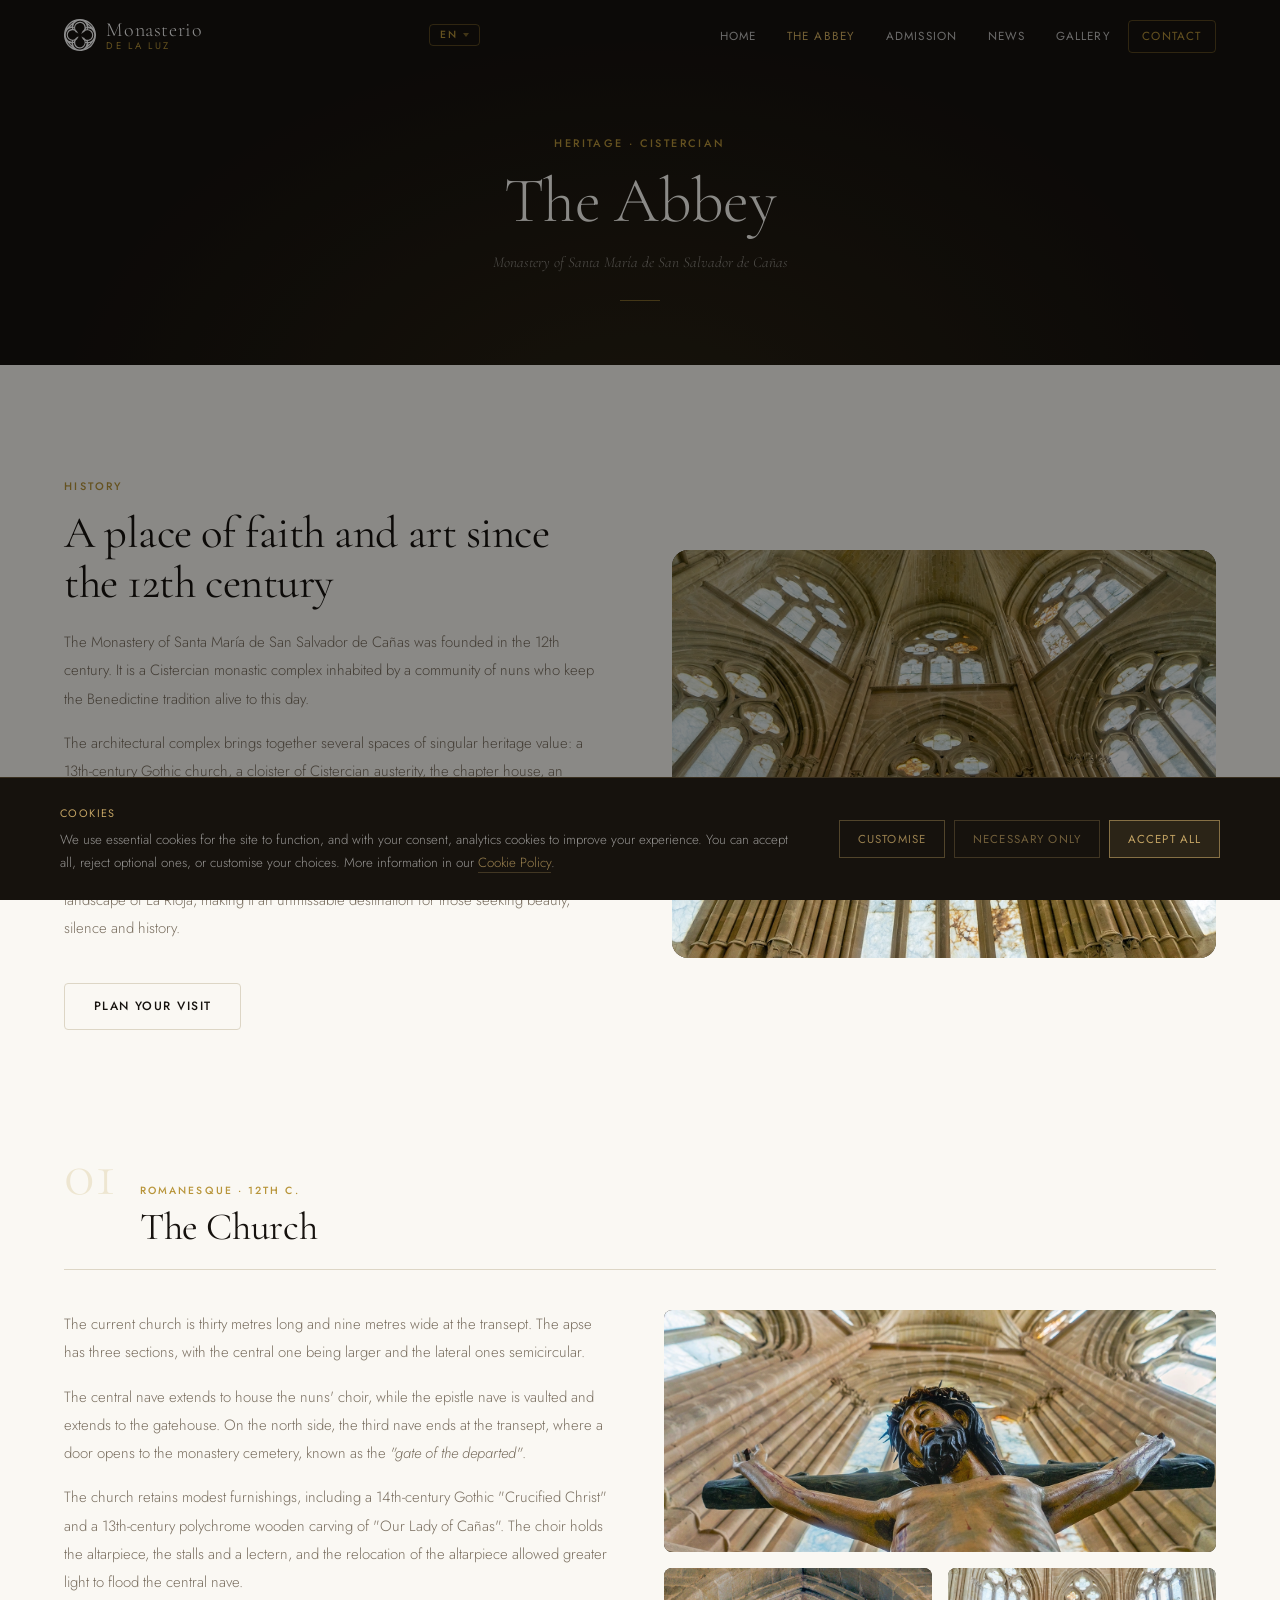
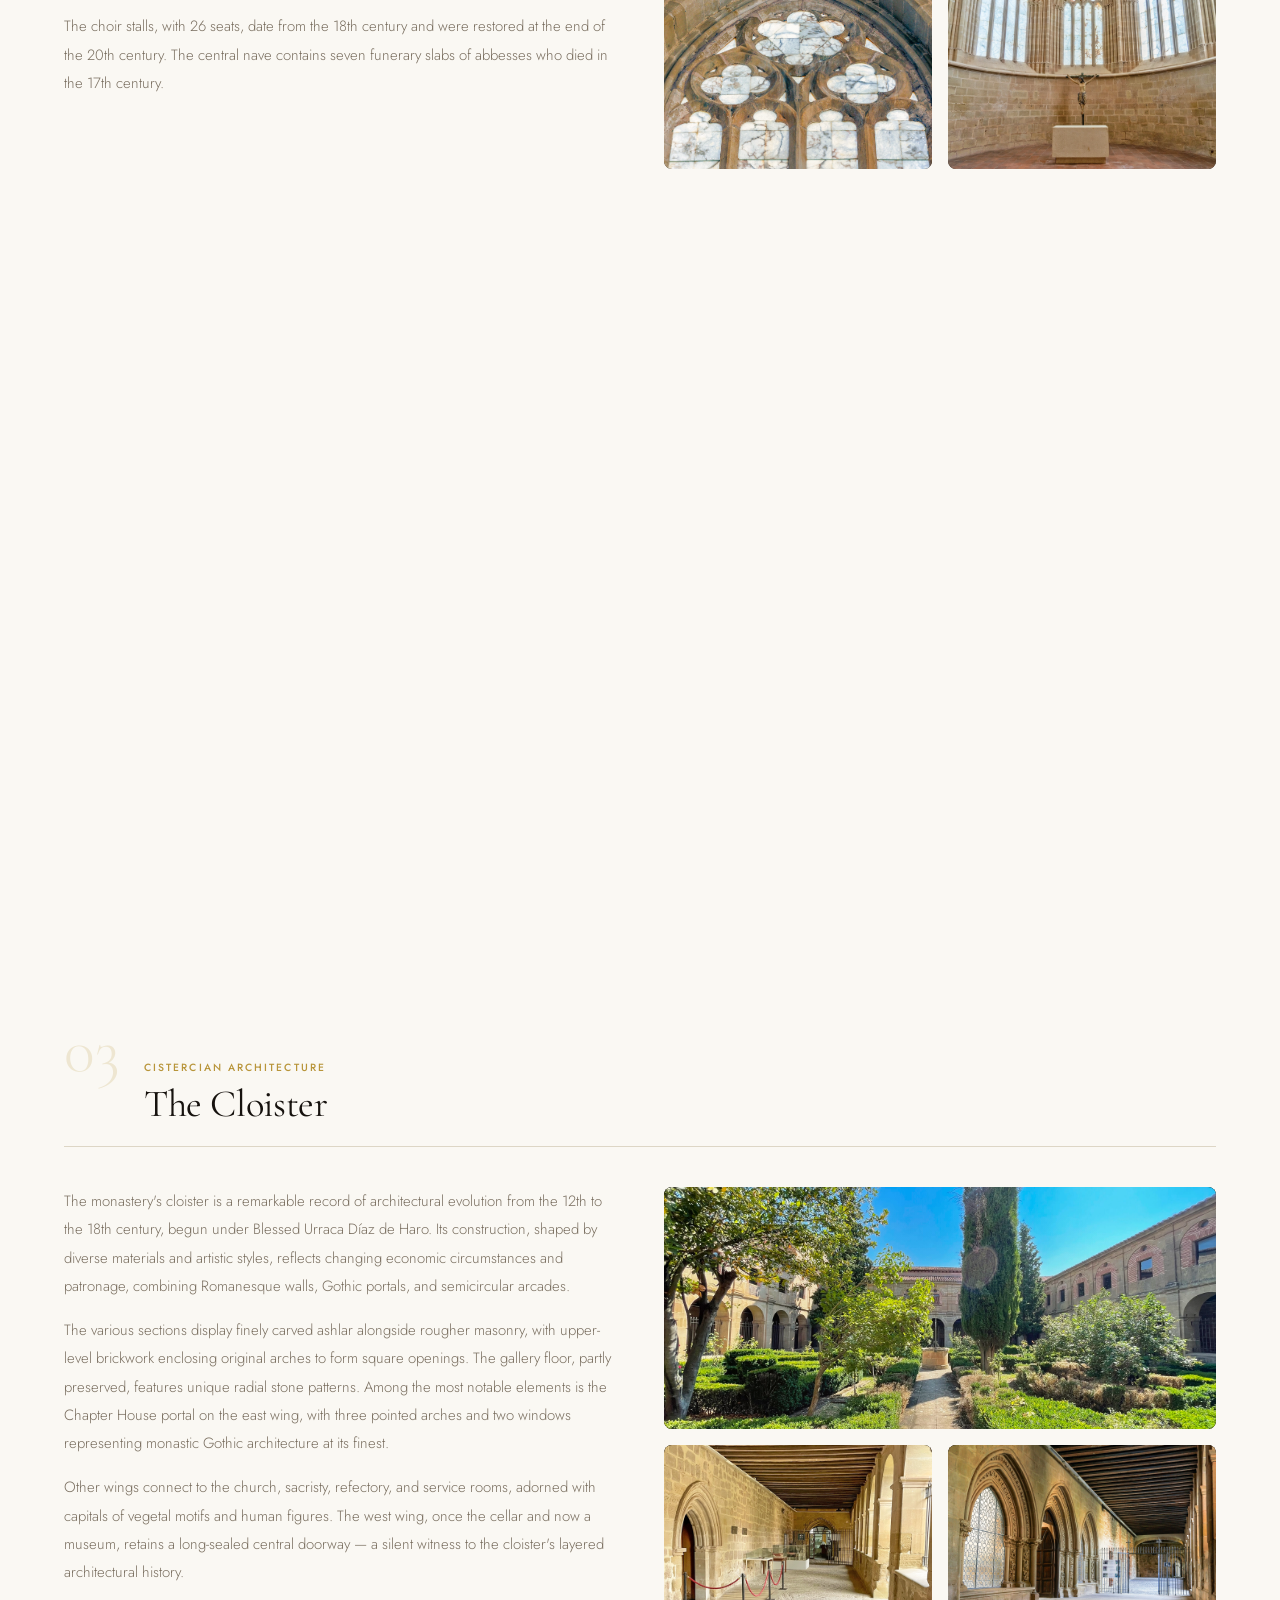
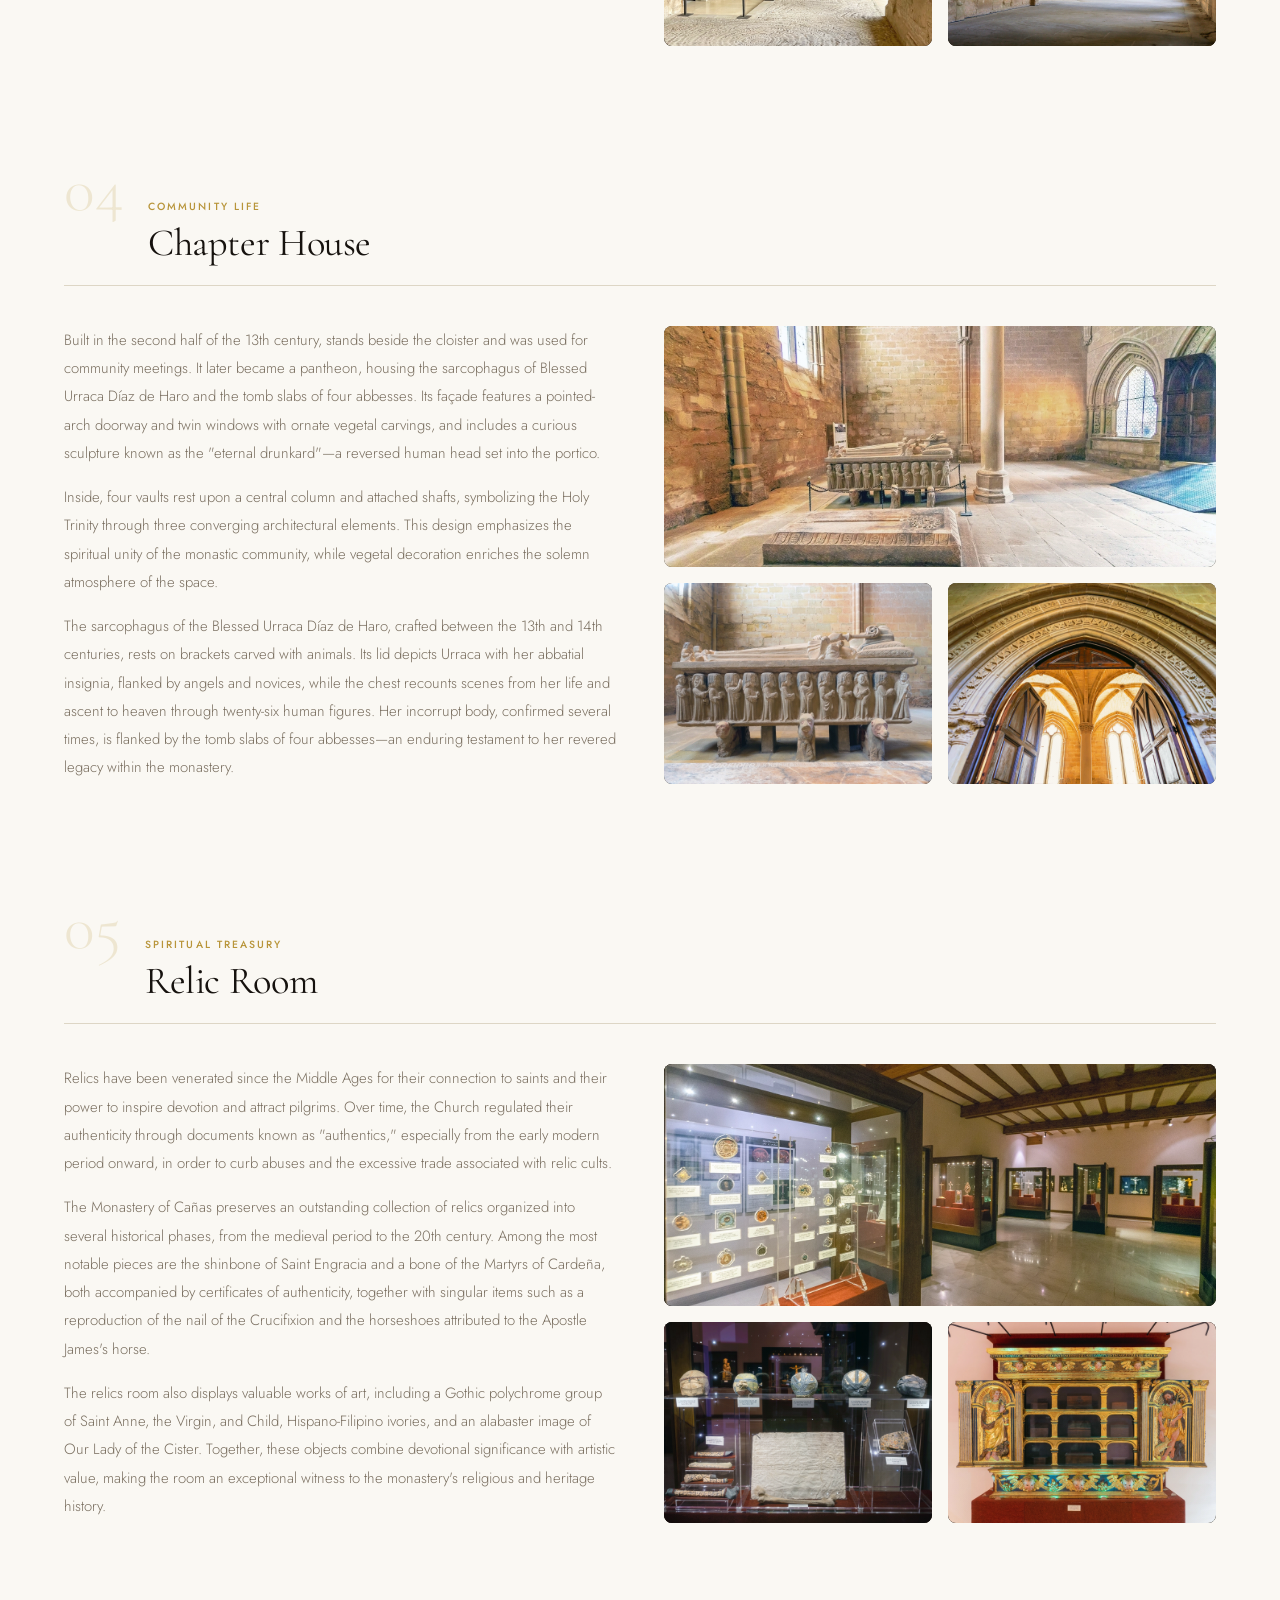
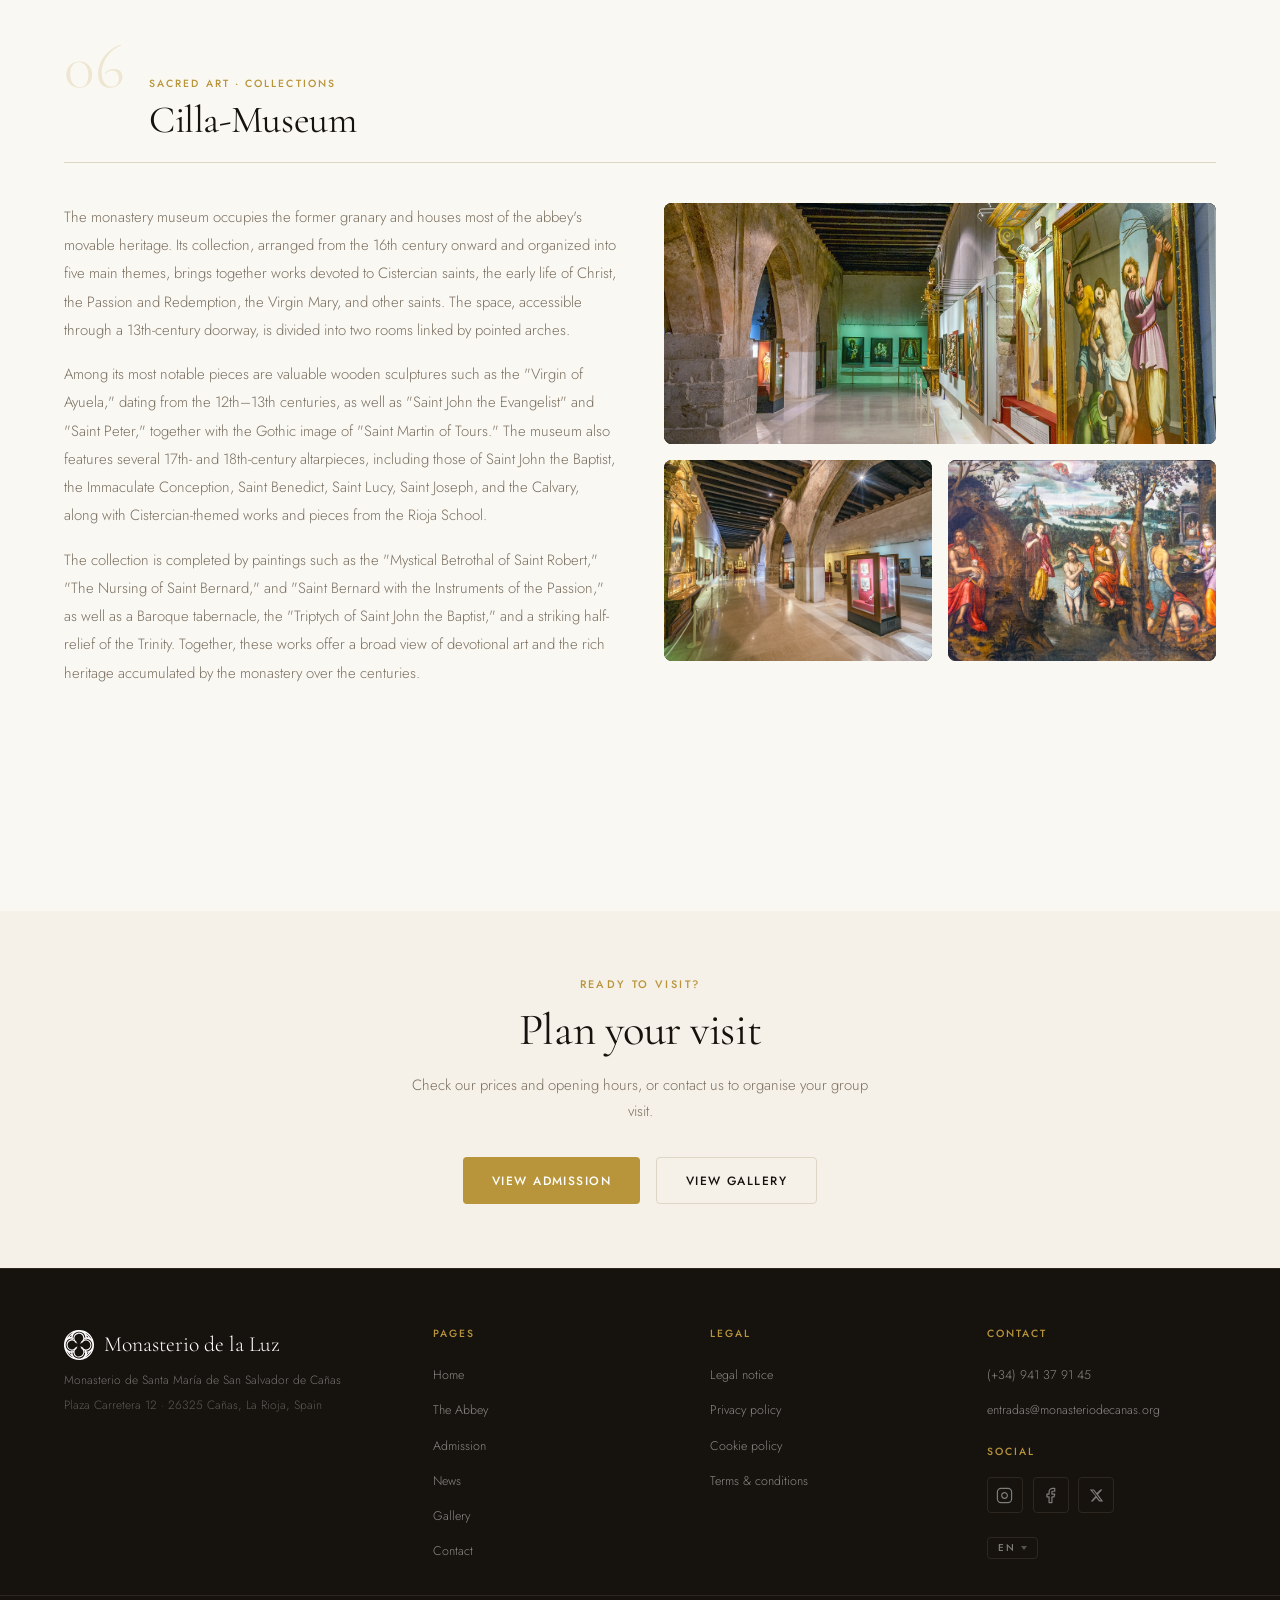
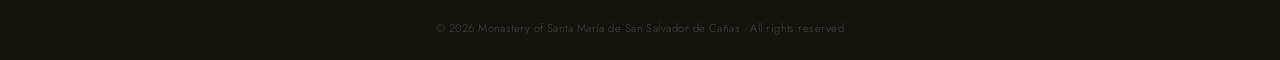
<file: abadia.html>
<!DOCTYPE html>
<html lang="es">

<head>
  <meta charset="UTF-8">
  <meta name="viewport" content="width=device-width, initial-scale=1.0">
  <title>La Abadía · Iglesia, Claustro y Sala Capitular | Monasterio de Cañas</title>
  <meta name="description"
    content="Recorre 8 siglos de historia en el Monasterio de Cañas: Iglesia del XII, Claustro, Sala Capitular con el sepulcro de Doña Urraca y Cilla-Museo.">
  <meta name="keywords"
    content="abadía Monasterio de Cañas, iglesia siglo XII, claustro cisterciense, sala capitular Doña Urraca, sala de reliquias, Cilla-Museo, arte cisterciense La Rioja">
  <meta name="author" content="Monasterio de Cañas">
  <meta name="publisher" content="Monasterio de Santa María de San Salvador de Cañas">
  <meta name="robots" content="index, follow, max-image-preview:large, max-snippet:-1">
  <meta name="theme-color" content="#8b6f3f">
  <meta name="geo.region" content="ES-LO">
  <meta name="geo.placename" content="Cañas, La Rioja">
  <meta name="geo.position" content="42.4280;-2.9244">
  <meta name="ICBM" content="42.4280, -2.9244">

  <link rel="canonical" href="https://monasteriodecanas.org/abadia.html">

  <meta property="og:type" content="article">
  <meta property="og:url" content="https://monasteriodecanas.org/abadia.html">
  <meta property="og:title" content="La Abadía · Iglesia, Claustro y Sala Capitular | Monasterio de Cañas">
  <meta property="og:description" content="Recorre 8 siglos de historia en el Monasterio de Cañas: Iglesia del XII, Claustro, Sala Capitular con el sepulcro de Doña Urraca y Cilla-Museo.">
  <meta property="og:image" content="https://monasteriodecanas.org/assets/img/abside-iglesia.webp">
  <meta property="og:image:type" content="image/webp">
  <meta property="og:image:width" content="1200">
  <meta property="og:image:height" content="630">
  <meta property="og:image:alt" content="Ábside de la iglesia gótico-cisterciense del Monasterio de Cañas">
  <meta property="og:locale" content="es_ES">
  <meta property="og:site_name" content="Monasterio de Cañas">

  <meta name="twitter:card" content="summary_large_image">
  <meta name="twitter:title" content="La Abadía · Monasterio de Cañas">
  <meta name="twitter:description" content="Recorre 8 siglos de historia: Iglesia del XII, Claustro, Sala Capitular con Doña Urraca y Cilla-Museo en el Monasterio de Cañas.">
  <meta name="twitter:image" content="https://monasteriodecanas.org/assets/img/abside-iglesia.webp">
  <meta name="twitter:image:alt" content="Ábside del Monasterio de Cañas">

  <link rel="icon" href="favicon.svg">
  <link rel="manifest" href="site.webmanifest">

  <link rel="preconnect" href="https://fonts.googleapis.com">
  <link rel="preconnect" href="https://fonts.gstatic.com" crossorigin>
  <link
    href="https://fonts.googleapis.com/css2?family=Cormorant+Garamond:ital,wght@0,300;0,400;0,500;0,600;1,300;1,400&family=Jost:wght@300;400;500&display=swap"
    rel="stylesheet">
  <link rel="stylesheet" href="css/style.css">

  <script type="application/ld+json">
  {
    "@context": "https://schema.org",
    "@graph": [
      {
        "@type": "BreadcrumbList",
        "itemListElement": [
          { "@type": "ListItem", "position": 1, "name": "Inicio", "item": "https://monasteriodecanas.org/" },
          { "@type": "ListItem", "position": 2, "name": "La Abadía", "item": "https://monasteriodecanas.org/abadia.html" }
        ]
      },
      {
        "@type": "TouristAttraction",
        "name": "La Abadía del Monasterio de Cañas",
        "description": "Iglesia gótico-cisterciense del siglo XII, Claustro, Sala Capitular con sepulcro de Doña Urraca López de Haro, Sala de Reliquias y Cilla-Museo.",
        "url": "https://monasteriodecanas.org/abadia.html",
        "image": "https://monasteriodecanas.org/assets/img/abside-iglesia.webp",
        "isAccessibleForFree": false,
        "touristType": ["Cultural tourist", "Religious tourist", "Heritage tourist"],
        "address": {
          "@type": "PostalAddress",
          "streetAddress": "Plaza Carretera 12",
          "addressLocality": "Cañas",
          "addressRegion": "La Rioja",
          "postalCode": "26325",
          "addressCountry": "ES"
        },
        "geo": {
          "@type": "GeoCoordinates",
          "latitude": 42.4280,
          "longitude": -2.9244
        }
      }
    ]
  }
  </script>
  <style>
    /* ── Lightbox overlay ── */
    .ab-lb {
      position: fixed;
      inset: 0;
      z-index: 300;
      background: rgba(12, 10, 7, .95);
      display: flex;
      align-items: center;
      justify-content: center;
      opacity: 0;
      pointer-events: none;
      transition: opacity .3s ease;
    }

    .ab-lb.open {
      opacity: 1;
      pointer-events: all;
    }

    .ab-lb-close {
      position: fixed;
      top: 1.25rem;
      right: 1.5rem;
      color: rgba(255, 255, 255, .6);
      font-size: 2rem;
      line-height: 1;
      padding: .4rem .6rem;
      cursor: pointer;
      background: none;
      border: none;
      transition: color .18s;
      z-index: 10;
    }

    .ab-lb-close:hover {
      color: #fff;
    }

    .ab-lb-img-wrap {
      position: relative;
      max-width: min(860px, 90vw);
      width: 100%;
    }

    .ab-lb-img {
      width: 100%;
      aspect-ratio: 4/3;
      border-radius: 8px;
      overflow: hidden;
    }

    .ab-lb-placeholder {
      width: 100%;
      height: 100%;
      display: flex;
      align-items: center;
      justify-content: center;
      position: relative;
      transition: background .25s;
    }

    .ab-lb-placeholder::before {
      content: '';
      position: absolute;
      inset: 0;
      background: radial-gradient(ellipse at 50% 80%, rgba(184, 149, 58, .1) 0%, transparent 65%);
    }

    .ab-lb-label {
      font-family: 'Cormorant Garamond', serif;
      font-style: italic;
      color: rgba(255, 255, 255, .4);
      font-size: 1.05rem;
      position: relative;
      z-index: 1;
      text-align: center;
      padding: 1rem;
    }

    .ab-lb-caption {
      text-align: center;
      margin-top: .9rem;
      display: flex;
      align-items: center;
      justify-content: center;
      gap: 1.5rem;
    }

    .ab-lb-caption-text {
      font-family: 'Cormorant Garamond', serif;
      font-style: italic;
      color: rgba(255, 255, 255, .45);
      font-size: .95rem;
    }

    .ab-lb-counter {
      font-size: .72rem;
      letter-spacing: .12em;
      color: rgba(184, 149, 58, .7);
      font-family: 'Jost', sans-serif;
    }

    .ab-lb-prev,
    .ab-lb-next {
      position: fixed;
      top: 50%;
      transform: translateY(-50%);
      background: rgba(255, 255, 255, .07);
      border: 1px solid rgba(255, 255, 255, .12);
      color: rgba(255, 255, 255, .65);
      width: 48px;
      height: 48px;
      border-radius: 50%;
      display: flex;
      align-items: center;
      justify-content: center;
      cursor: pointer;
      transition: all .18s;
      z-index: 10;
    }

    .ab-lb-prev {
      left: 1.25rem;
    }

    .ab-lb-next {
      right: 1.25rem;
    }

    .ab-lb-prev:hover,
    .ab-lb-next:hover {
      background: rgba(184, 149, 58, .2);
      border-color: rgba(184, 149, 58, .5);
      color: #fff;
    }

    .ab-lb-prev[hidden],
    .ab-lb-next[hidden] {
      display: none;
    }

    .ab-lb-dots {
      display: flex;
      justify-content: center;
      gap: .4rem;
      margin-top: .6rem;
    }

    .ab-lb-dot {
      width: 6px;
      height: 6px;
      border-radius: 50%;
      background: rgba(255, 255, 255, .25);
      transition: background .18s;
      border: none;
      cursor: pointer;
      padding: 0;
    }

    .ab-lb-dot.active {
      background: var(--c-gold, #b8953a);
    }

    /* ── Clickable thumbnails ── */
    .abbey-photo {
      cursor: pointer;
      position: relative;
    }

    .abbey-photo::after {
      content: '';
      position: absolute;
      inset: 0;
      background: rgba(184, 149, 58, 0);
      border-radius: inherit;
      transition: background .25s;
      pointer-events: none;
    }

    .abbey-photo:hover::after {
      background: rgba(184, 149, 58, .08);
    }

    .abbey-photo .ab-zoom-hint {
      position: absolute;
      inset: 0;
      display: flex;
      align-items: center;
      justify-content: center;
      opacity: 0;
      transition: opacity .25s;
      z-index: 2;
      pointer-events: none;
    }

    .abbey-photo:hover .ab-zoom-hint {
      opacity: 1;
    }

    .abbey-photo .ab-zoom-hint svg {
      width: 32px;
      height: 32px;
      color: rgba(255, 255, 255, .75);
      filter: drop-shadow(0 1px 4px rgba(0, 0, 0, .6));
    }
  </style>
</head>

<body>
  <div id="nav-placeholder"></div>
  <main>

    <div class="page-hero" aria-label="Encabezado">
      <span class="page-hero-over" data-i18n="ph.abbey.over">Patrimonio · Cister</span>
      <h1 class="page-hero-title" data-i18n="ph.abbey.title">La Abadía</h1>
      <p class="page-hero-sub" data-i18n="ph.abbey.sub">Monasterio de Santa María de San Salvador de Cañas</p>
      <div class="page-hero-line" aria-hidden="true"></div>
    </div>

    <!-- Wrapper correcto: section + container (igual que index.html) -->
    <section class="section">
      <div class="container">

        <!-- ═══════════════════════════════════════
             INTRO — Historia
             Galería: 1 visible + 3 ocultas = 4 imágenes
        ══════════════════════════════════════════ -->
        <div class="abbey-intro reveal">
          <div class="abbey-intro-text">
            <span class="sec-over" data-i18n="ab.intro.over">Historia</span>
            <h2 data-i18n="ab.intro.h2">Un lugar de fe y arte desde el siglo XII</h2>
            <p data-i18n="ab.intro.p1">El Monasterio de Santa María de San Salvador de Cañas fue fundado en el siglo
              XII.</p>
            <p data-i18n="ab.intro.p2">El conjunto arquitectónico reúne varios espacios de singular valor patrimonial.
            </p>
            <p data-i18n="ab.intro.p3">Declarado Bien de Interés Cultural, el monasterio forma parte del paisaje
              histórico y espiritual de La Rioja.</p>
            <a href="tarifas.html" class="btn btn-outline" style="margin-top:1.5rem" data-i18n="ab.intro.btn">Planificar
              la visita</a>
          </div>
          <div class="abbey-intro-img">
            <!-- Imagen principal de la sección intro -->
            <div class="abbey-photo" data-gallery="intro" data-index="0"
              style="width:100%;height:100%;min-height:320px;border-radius:8px;overflow:hidden;position:relative;"
              role="button" tabindex="0" aria-label="Ver galería de imágenes">
              <img src="assets/img/abside-monasterio.webp"
                alt="Ábside del Monasterio de Santa María de San Salvador de Cañas, siglo XII" data-i18n-alt="cap.a1"
                style="width:100%;height:100%;min-height:320px;object-fit:cover;display:block;">
              <span class="ab-zoom-hint" aria-hidden="true">
                <svg viewBox="0 0 24 24" fill="none" stroke="currentColor" stroke-width="1.8">
                  <circle cx="11" cy="11" r="7" />
                  <path d="m21 21-4.35-4.35" />
                  <path d="M11 8v6M8 11h6" />
                </svg>
              </span>
            </div>
          </div>
        </div>

        <!-- Imágenes extra ocultas para la galería "intro" -->
        <div data-gallery-extra="intro" style="display:none">
          <div data-label="Vista exterior del monasterio" data-i18n-label="cap.a2" style="background:linear-gradient(135deg,#1a1510,#2e2419)">
          </div>
          <div data-label="Fachada principal" data-i18n-label="cap.a3" style="background:linear-gradient(145deg,#1c1710,#30251a)"></div>
          <div data-label="Entorno natural de Cañas" data-i18n-label="cap.a4" style="background:linear-gradient(145deg,#181410,#2a2118)"></div>
        </div>

        <!-- <div class="abbey-divider" aria-hidden="true"></div> -->

        <!-- ═══════════════════════════════════════
             01 — LA IGLESIA
        ══════════════════════════════════════════ -->
        <div class="abbey-space reveal" id="iglesia">
          <div class="abbey-space-header">
            <span class="abbey-space-num" aria-hidden="true">01</span>
            <div class="abbey-space-header-text">
              <span class="tag" data-i18n="ab.s1.tag">Románico · s. XII</span>
              <h2 data-i18n="ab.s1.title">La Iglesia</h2>
            </div>
          </div>
          <div class="abbey-content-grid">
            <div class="abbey-text-col">
              <p data-i18n="ab.s1.p1">El templo actual mide treinta metros de largo y nueve de ancho en el crucero.</p>
              <p data-i18n="ab.s1.p2">La nave central se prolonga para alojar el coro de las monjas.</p>
              <p data-i18n="ab.s1.p3">La iglesia conserva un mobiliario modesto, con un "Cristo crucificado" gótico del
                siglo XIV.</p>
              <p data-i18n="ab.s1.p4">La sillería del coro, con 26 asientos, data del siglo XVIII.</p>
            </div>
            <div class="abbey-photos">
              <!-- imagen 1 — visible como miniatura principal -->
              <div class="abbey-photo abbey-photo-main" data-gallery="iglesia" data-index="0" role="button" tabindex="0"
                aria-label="Ver galería La Iglesia">
                <div class="abbey-photo-inner" style="padding:0;overflow:hidden;">
                  <img src="assets/img/abside-cristo.webp" alt="Cristo románico a los pies del ábside" data-i18n-alt="cap.a5"
                    style="width:100%;height:100%;object-fit:cover;display:block;">
                </div>
                <span class="ab-zoom-hint" aria-hidden="true"><svg viewBox="0 0 24 24" fill="none" stroke="currentColor"
                    stroke-width="1.8">
                    <circle cx="11" cy="11" r="7" />
                    <path d="m21 21-4.35-4.35" />
                    <path d="M11 8v6M8 11h6" />
                  </svg></span>
              </div>
              <!-- imagen 2 -->
              <div class="abbey-photo" data-gallery="iglesia" data-index="1" role="button" tabindex="0"
                aria-label="Ver imagen">
                <div class="abbey-photo-inner" style="padding:0;overflow:hidden;">
                  <img src="assets/img/iglesia-vidriera.webp" alt="Cerramiento del vano en alabastro" data-i18n-alt="cap.i3"
                    style="width:100%;height:100%;object-fit:cover;display:block;">
                </div>
                <span class="ab-zoom-hint" aria-hidden="true"><svg viewBox="0 0 24 24" fill="none" stroke="currentColor"
                    stroke-width="1.8">
                    <circle cx="11" cy="11" r="7" />
                    <path d="m21 21-4.35-4.35" />
                    <path d="M11 8v6M8 11h6" />
                  </svg></span>
              </div>
              <!-- imagen 3 -->
              <div class="abbey-photo" data-gallery="iglesia" data-index="2" role="button" tabindex="0"
                aria-label="Ver imagen">
                <div class="abbey-photo-inner" style="padding:0;overflow:hidden;">
                  <img src="assets/img/abside-cristo-hor.webp" alt="Cristo románico y vidrieras del ábside" data-i18n-alt="cap.a6"
                    style="width:100%;height:100%;object-fit:cover;display:block;">
                </div>
                <span class="ab-zoom-hint" aria-hidden="true"><svg viewBox="0 0 24 24" fill="none" stroke="currentColor"
                    stroke-width="1.8">
                    <circle cx="11" cy="11" r="7" />
                    <path d="m21 21-4.35-4.35" />
                    <path d="M11 8v6M8 11h6" />
                  </svg></span>
              </div>
            </div>
          </div>
        </div>

        <!-- Extra imágenes para "iglesia" — imagen 4, visible solo en el lightbox -->
        <div data-gallery-extra="iglesia" style="display:none">
          <div data-label="Ábside visto desde el centro de la iglesia" data-i18n-label="cap.a7" data-src="assets/img/iglesia.webp"></div>
        </div>
        <div data-gallery-extra="iglesia" style="display:none">
          <div data-label="Pantócrator de la clave central de la Iglesia" data-i18n-label="cap.a8"
            data-src="assets/img/iglesia-pantocrator.webp"></div>
        </div>
        <div data-gallery-extra="iglesia" style="display:none">
          <div data-label="Nuestra Señora de Cañas" data-i18n-label="cap.a9" data-src="assets/img/virgen-canas.webp"></div>
        </div>
        <div data-gallery-extra="iglesia" style="display:none">
          <div data-label="Retablo Mayor y sillería del coro" data-i18n-label="cap.a10" data-src="assets/img/retablo-silleria.webp"></div>
        </div>

        <!-- <div class="abbey-divider" aria-hidden="true"></div> -->

        <!-- ═══════════════════════════════════════
             02 — EL RETABLO MAYOR
        ══════════════════════════════════════════ -->
        <div class="abbey-space reveal" id="retablo">
          <div class="abbey-space-header">
            <span class="abbey-space-num" aria-hidden="true">02</span>
            <div class="abbey-space-header-text">
              <span class="tag" data-i18n="ab.s2.tag">Renacimiento · s. XVI</span>
              <h2 data-i18n="ab.s2.title">El Retablo</h2>
            </div>
          </div>
          <div class="abbey-content-grid">
            <div class="abbey-text-col">
              <p data-i18n="ab.s2.p1">Destaca especialmente el retablo renacentista, considerado uno de los mejores de
                La Rioja, que se trasladó en 1975 al pie de la iglesia desde su ubicación original en el ábside.</p>
              <p data-i18n="ab.s2.p2">Los bajorrelieves del banco representan, de izquierda a derecha, la "Última Cena",
                "San Pedro y San Pablo", el Sagrario en el centro, "San Juan y San Andrés" y la "Flagelación de Cristo".
              </p>
              <p data-i18n="ab.s2.p3">En las tres calles centrales: el primer piso muestra a la "Virgen" flanqueada por
                "San Benito" y "San Bernardo". En el segundo piso, "La Adoración de los Reyes". En el tercer piso, la
                "Asunción de la Virgen". En el ático, un "Calvario" muestra a la Virgen y San Juan al pie de Cristo
                crucificado.</p>
            </div>
            <div class="abbey-photos">
              <!-- imagen 1 — visible como miniatura principal -->
              <div class="abbey-photo abbey-photo-main" data-gallery="retablo" data-index="0" role="button" tabindex="0"
                aria-label="Ver galería del Retablo">
                <div class="abbey-photo-inner" style="padding:0;overflow:hidden;">
                  <img src="assets/img/retablo-mayor.webp" alt="Retablo Mayor a los pies del coro" data-i18n-alt="cap.a11"
                    style="width:100%;height:100%;object-fit:cover;display:block;">
                </div>
                <span class="ab-zoom-hint" aria-hidden="true"><svg viewBox="0 0 24 24" fill="none" stroke="currentColor"
                    stroke-width="1.8">
                    <circle cx="11" cy="11" r="7" />
                    <path d="m21 21-4.35-4.35" />
                    <path d="M11 8v6M8 11h6" />
                  </svg></span>
              </div>
              <!-- imagen 2 -->
              <div class="abbey-photo" data-gallery="retablo" data-index="1" role="button" tabindex="0"
                aria-label="Ver imagen">
                <div class="abbey-photo-inner" style="padding:0;overflow:hidden;">
                  <img src="assets/img/virgen-retablo.webp" alt="Representación de Santa María de San Salvador en el Retablo Mayor" data-i18n-alt="cap.i10"
                    style="width:100%;height:100%;object-fit:cover;display:block;">
                </div>
                <span class="ab-zoom-hint" aria-hidden="true"><svg viewBox="0 0 24 24" fill="none" stroke="currentColor"
                    stroke-width="1.8">
                    <circle cx="11" cy="11" r="7" />
                    <path d="m21 21-4.35-4.35" />
                    <path d="M11 8v6M8 11h6" />
                  </svg></span>
              </div>
              <!-- imagen 3 -->
              <div class="abbey-photo" data-gallery="retablo" data-index="2" role="button" tabindex="0"
                aria-label="Ver imagen">
                <div class="abbey-photo-inner" style="padding:0;overflow:hidden;">
                  <img src="assets/img/calvario-retablo.webp" alt="Escena del Calvario en el ático del Retablo Mayor" data-i18n-alt="cap.a12"
                    style="width:100%;height:100%;object-fit:cover;display:block;">
                </div>
                <span class="ab-zoom-hint" aria-hidden="true"><svg viewBox="0 0 24 24" fill="none" stroke="currentColor"
                    stroke-width="1.8">
                    <circle cx="11" cy="11" r="7" />
                    <path d="m21 21-4.35-4.35" />
                    <path d="M11 8v6M8 11h6" />
                  </svg></span>
              </div>
            </div>
          </div>
        </div>

        <!-- Extra imágenes para el "Retablo" — imágenes, visible solo en el lightbox -->
        <div data-gallery-extra="retablo" style="display:none">
          <div data-label="Escena de la Asunción de la Virgen" data-i18n-label="cap.a13" data-src="assets/img/asuncion-retablo.webp">
          </div>
        </div>
        <div data-gallery-extra="retablo" style="display:none">
          <div data-label="Escena de la Adoración de los Reyes" data-i18n-label="cap.a14" data-src="assets/img/adoracion-reyes.webp"></div>
        </div>

        <!-- <div class="abbey-divider" aria-hidden="true"></div> -->

        <!-- ═══════════════════════════════════════
             03 — EL CLAUSTRO
        ══════════════════════════════════════════ -->
        <div class="abbey-space reveal" id="claustro">
          <div class="abbey-space-header">
            <span class="abbey-space-num" aria-hidden="true">03</span>
            <div class="abbey-space-header-text">
              <span class="tag" data-i18n="ab.s3.tag">Arquitectura Cisterciense</span>
              <h2 data-i18n="ab.s3.title">El Claustro</h2>
            </div>
          </div>
          <div class="abbey-content-grid">
            <div class="abbey-text-col">
              <p data-i18n="ab.s3.p1">El claustro del monasterio es uno de los espacios más serenos de la arquitectura
                monástica cisterciense en La Rioja.</p>
              <p data-i18n="ab.s3.p2">La austeridad de sus formas refleja los ideales de la orden del Cister: sencillez,
                armonía y proporción.</p>
              <p data-i18n="ab.s3.p3">El recorrido por el claustro ofrece vistas privilegiadas a los diferentes espacios
                conventuales.</p>
            </div>
            <div class="abbey-photos">
              <!-- imagen 1 -->
              <div class="abbey-photo abbey-photo-main" data-gallery="claustro" data-index="0" role="button"
                tabindex="0" aria-label="Ver galería El Claustro">
                <div class="abbey-photo-inner" style="padding:0;overflow:hidden;">
                  <img src="assets/img/claustro-patio.webp" alt="Patio del Claustro del Monasterio" data-i18n-alt="cap.a16"
                    style="width:100%;height:100%;object-fit:cover;display:block;">
                </div>
                <span class="ab-zoom-hint" aria-hidden="true"><svg viewBox="0 0 24 24" fill="none" stroke="currentColor"
                    stroke-width="1.8">
                    <circle cx="11" cy="11" r="7" />
                    <path d="m21 21-4.35-4.35" />
                    <path d="M11 8v6M8 11h6" />
                  </svg></span>
              </div>
              <!-- imagen 2 -->
              <div class="abbey-photo" data-gallery="claustro" data-index="1" role="button" tabindex="0"
                aria-label="Ver imagen">
                <div class="abbey-photo-inner" style="padding:0;overflow:hidden;">
                  <img src="assets/img/galeria-cilla.webp" alt="Galería de la cilla-museo" data-i18n-alt="cap.c3"
                    style="width:100%;height:100%;object-fit:cover;display:block;">
                </div>
                <span class="ab-zoom-hint" aria-hidden="true"><svg viewBox="0 0 24 24" fill="none" stroke="currentColor"
                    stroke-width="1.8">
                    <circle cx="11" cy="11" r="7" />
                    <path d="m21 21-4.35-4.35" />
                    <path d="M11 8v6M8 11h6" />
                  </svg></span>
              </div>
              <!-- imagen 3 -->
              <div class="abbey-photo" data-gallery="claustro" data-index="2" role="button" tabindex="0"
                aria-label="Ver imagen">
                <div class="abbey-photo-inner" style="padding:0;overflow:hidden;">
                  <img src="assets/img/galeria-salacapitular.webp" alt="Galería de la Sala Capitular" data-i18n-alt="cap.a17"
                    style="width:100%;height:100%;object-fit:cover;display:block;">
                </div>
                <span class="ab-zoom-hint" aria-hidden="true"><svg viewBox="0 0 24 24" fill="none" stroke="currentColor"
                    stroke-width="1.8">
                    <circle cx="11" cy="11" r="7" />
                    <path d="m21 21-4.35-4.35" />
                    <path d="M11 8v6M8 11h6" />
                  </svg></span>
              </div>
            </div>
          </div>
        </div>

        <!-- Extra imágenes para el "Claustro" — imágenes, visible solo en el lightbox -->
        <div data-gallery-extra="claustro" style="display:none">
          <div data-label="Portada de acceso a la Iglesia" data-i18n-label="cap.c2" data-src="assets/img/claustro-portadaiglesia.webp">
          </div>
        </div>
        <div data-gallery-extra="claustro" style="display:none">
          <div data-label="Capiteles de una de las portadas en el claustro" data-i18n-label="cap.a15"
            data-src="assets/img/claustro-capiteles.webp"></div>
        </div>

        <!-- <div class="abbey-divider" aria-hidden="true"></div> -->


        <!-- ═══════════════════════════════════════
             04 — SALA CAPITULAR
        ══════════════════════════════════════════ -->

        <div class="abbey-space reveal" id="sala-capitular">
          <div class="abbey-space-header">
            <span class="abbey-space-num" aria-hidden="true">04</span>
            <div class="abbey-space-header-text">
              <span class="tag" data-i18n="ab.s4.tag">Vida comunitaria</span>
              <h2 data-i18n="ab.s4.title">Sala Capitular</h2>
            </div>
          </div>
          <div class="abbey-content-grid">
            <div class="abbey-text-col">
              <p data-i18n="ab.s4.p1">La sala capitular es el corazón de la vida comunitaria del monasterio. Es el
                espacio donde la comunidad de monjas cistercienses se reúne para la lectura del capítulo de la Regla de
                San Benito, la toma de decisiones y la vida en común.</p>
              <p data-i18n="ab.s4.p2">Este recinto sagrado guarda la memoria de siglos de espiritualidad y comunidad.
                Sus muros han sido testigos de los momentos más significativos de la vida monástica.</p>
              <p data-i18n="ab.s4.p3">La arquitectura sobria y recogida de la sala capitular refleja la espiritualidad
                propia del Cister: la búsqueda de Dios en el silencio y la sencillez de formas.</p>
            </div>
            <div class="abbey-photos">
              <!-- imagen 1 -->
              <div class="abbey-photo abbey-photo-main" data-gallery="capitular" data-index="0" role="button"
                tabindex="0" aria-label="Ver galería Sala Capitular">
                <div class="abbey-photo-inner" style="padding:0;overflow:hidden;">
                  <img src="assets/img/sala-capitular.webp" alt="Sala Capitular de la Beata Urraca" data-i18n-alt="cap.a18"
                    style="width:100%;height:100%;object-fit:cover;display:block;">
                </div>
                <span class="ab-zoom-hint" aria-hidden="true"><svg viewBox="0 0 24 24" fill="none" stroke="currentColor"
                    stroke-width="1.8">
                    <circle cx="11" cy="11" r="7" />
                    <path d="m21 21-4.35-4.35" />
                    <path d="M11 8v6M8 11h6" />
                  </svg></span>
              </div>
              <!-- imagen 2 -->
              <div class="abbey-photo" data-gallery="capitular" data-index="1" role="button" tabindex="0"
                aria-label="Ver imagen">
                <div class="abbey-photo-inner" style="padding:0;overflow:hidden;">
                  <img src="assets/img/sepulcro-beataurraca.webp" alt="Sepulcro de la Beata Urraca" data-i18n-alt="cap.sc4"
                    style="width:100%;height:100%;object-fit:cover;display:block;">
                </div>
                <span class="ab-zoom-hint" aria-hidden="true"><svg viewBox="0 0 24 24" fill="none" stroke="currentColor"
                    stroke-width="1.8">
                    <circle cx="11" cy="11" r="7" />
                    <path d="m21 21-4.35-4.35" />
                    <path d="M11 8v6M8 11h6" />
                  </svg></span>
              </div>
              <!-- imagen 3 -->
              <div class="abbey-photo" data-gallery="capitular" data-index="2" role="button" tabindex="0"
                aria-label="Ver imagen">
                <div class="abbey-photo-inner" style="padding:0;overflow:hidden;">
                  <img src="assets/img/portada-salacapitular.webp" alt="Portada de la Sala Capitular en el claustro" data-i18n-alt="cap.a19"
                    style="width:100%;height:100%;object-fit:cover;display:block;">
                </div>
                <span class="ab-zoom-hint" aria-hidden="true"><svg viewBox="0 0 24 24" fill="none" stroke="currentColor"
                    stroke-width="1.8">
                    <circle cx="11" cy="11" r="7" />
                    <path d="m21 21-4.35-4.35" />
                    <path d="M11 8v6M8 11h6" />
                  </svg></span>
              </div>
            </div>
          </div>
        </div>

        <!-- Extra imágenes para la "sala capitular" -->
        <div data-gallery-extra="capitular" style="display:none">
          <div data-label="Ángeles del Sepulcro" data-i18n-label="cap.a20" data-src="assets/img/angeles-sepulcro.webp">
          </div>
        </div>
        <div data-gallery-extra="capitular" style="display:none">
          <div data-label="Capitel de la Sala Capitular" data-i18n-label="cap.a21" data-src="assets/img/capitel-salacapitular.webp">
          </div>
        </div>
        <div data-gallery-extra="capitular" style="display:none">
          <div data-label="Detalle del Sepulcro de la Beata Urraca" data-i18n-label="cap.a22" data-src="assets/img/sepulcro-cara-det.webp">
          </div>
        </div>

        <!-- <div class="abbey-divider" aria-hidden="true"></div> -->


        <!-- ═══════════════════════════════════════
             05 — SALA DE RELIQUIAS
        ══════════════════════════════════════════ -->

        <div class="abbey-space reveal" id="sala-reliquias">
          <div class="abbey-space-header">
            <span class="abbey-space-num" aria-hidden="true">05</span>
            <div class="abbey-space-header-text">
              <span class="tag" data-i18n="ab.s5.tag">Tesoro espiritual</span>
              <h2 data-i18n="ab.s5.title">Sala de Reliquias</h2>
            </div>
          </div>
          <div class="abbey-content-grid">
            <div class="abbey-text-col">
              <p data-i18n="ab.s5.p1">Las reliquias, consideradas vestigios de épocas pasadas, incluyen partes del
                cuerpo de santos y objetos que han tocado a estos, y han sido objeto de veneración desde la Edad Media.
              </p>
              <p data-i18n="ab.s5.p2">A lo largo de la historia, la Iglesia ha valorado las reliquias por su capacidad
                para transmitir virtud y atraer peregrinos. La colección del monasterio representa un patrimonio
                espiritual de incalculable valor.</p>
              <p data-i18n="ab.s5.p3">La sala de reliquias reúne además valiosas obras de arte, como una talla gótica de Santa Ana, la Virgen y el Niño, marfiles hispano-filipinos y una imagen en alabastro de Nuestra Señora del Cister. Este conjunto une valor devocional y artístico, y convierte el espacio en un testimonio excepcional de la historia religiosa y patrimonial del monasterio.</p>
            </div>
            <div class="abbey-photos">
              <!-- imagen 1 -->
              <div class="abbey-photo abbey-photo-main" data-gallery="reliquias" data-index="0" role="button"
                tabindex="0" aria-label="Ver galería Sala Reliquias">
                <div class="abbey-photo-inner" style="padding:0;overflow:hidden;">
                  <img src="assets/img/saladereliquias.webp" alt="Sala de las Reliquias" data-i18n-alt="cap.r1"
                    style="width:100%;height:100%;object-fit:cover;display:block;">
                </div>
                <span class="ab-zoom-hint" aria-hidden="true"><svg viewBox="0 0 24 24" fill="none" stroke="currentColor"
                    stroke-width="1.8">
                    <circle cx="11" cy="11" r="7" />
                    <path d="m21 21-4.35-4.35" />
                    <path d="M11 8v6M8 11h6" />
                  </svg></span>
              </div>
              <!-- imagen 2 -->
              <div class="abbey-photo" data-gallery="reliquias" data-index="1" role="button" tabindex="0"
                aria-label="Ver imagen">
                <div class="abbey-photo-inner" style="padding:0;overflow:hidden;">
                  <img src="assets/img/expositor-reliquias.webp"
                    alt="Cráneos de las Vírgenes y reliquia con su auténtica" data-i18n-alt="cap.a23"
                    style="width:100%;height:100%;object-fit:cover;display:block;">
                </div>
                <span class="ab-zoom-hint" aria-hidden="true"><svg viewBox="0 0 24 24" fill="none" stroke="currentColor"
                    stroke-width="1.8">
                    <circle cx="11" cy="11" r="7" />
                    <path d="m21 21-4.35-4.35" />
                    <path d="M11 8v6M8 11h6" />
                  </svg></span>
              </div>
              <!-- imagen 3 -->
              <div class="abbey-photo" data-gallery="reliquias" data-index="2" role="button" tabindex="0"
                aria-label="Ver imagen">
                <div class="abbey-photo-inner" style="padding:0;overflow:hidden;">
                  <img src="assets/img/relicario.webp" alt="Relicario de la Sala de las Reliquias" data-i18n-alt="cap.r3"
                    style="width:100%;height:100%;object-fit:cover;display:block;">
                </div>
                <span class="ab-zoom-hint" aria-hidden="true"><svg viewBox="0 0 24 24" fill="none" stroke="currentColor"
                    stroke-width="1.8">
                    <circle cx="11" cy="11" r="7" />
                    <path d="m21 21-4.35-4.35" />
                    <path d="M11 8v6M8 11h6" />
                  </svg></span>
              </div>
            </div>
          </div>
        </div>

        <!-- Extra imágenes para la "sala capitular" -->
        <div data-gallery-extra="reliquias" style="display:none">
          <div data-label="Arqueta relicario" data-i18n-label="cap.r2" data-src="assets/img/arqueta.webp">
          </div>
        </div>
        <div data-gallery-extra="reliquias" style="display:none">
          <div data-label="Herradura del caballo de Santiago Matamoros" data-i18n-label="cap.a24" data-src="assets/img/herradura-santiago.webp">
          </div>
        </div>
        <div data-gallery-extra="reliquias" style="display:none">
          <div data-label="Reliquia" data-i18n-label="cap.r5" data-src="assets/img/reliquia.webp">
          </div>
        </div>

        <!-- <div class="abbey-divider" aria-hidden="true"></div> -->

        <!-- ═══════════════════════════════════════
             06 — CILLA-MUSEO
        ══════════════════════════════════════════ -->

        <div class="abbey-space reveal" id="cilla-museo">
          <div class="abbey-space-header">
            <span class="abbey-space-num" aria-hidden="true">06</span>
            <div class="abbey-space-header-text">
              <span class="tag" data-i18n="ab.s6.tag">Arte Sacro · Colecciones</span>
              <h2 data-i18n="ab.s6.title">Cilla-Museo</h2>
            </div>
          </div>
          <div class="abbey-content-grid">
            <div class="abbey-text-col">
              <p data-i18n="ab.s6.p1">La Cilla‑Museo alberga una destacada colección de piezas artísticas y objetos
                litúrgicos que narran la historia del monasterio desde su fundación en el siglo XII hasta nuestros días.
              </p>
              <p data-i18n="ab.s6.p2">Entre las obras más destacadas se encuentran pinturas, esculturas, tejidos
                litúrgicos y objetos de orfebrería que atestiguan la riqueza artística y espiritual acumulada a lo largo
                de los siglos.</p>
              <p data-i18n="ab.s6.p3">La colección se completa con lienzos como el "Desposorio místico de San Roberto", "La Lactancia de San Bernardo" y "San Bernardo con los instrumentos de la Pasión", además de un sagrario barroco, el "Tríptico de San Juan Bautista" y una destacada "Trinidad" en mediorelieve. Este conjunto ofrece una visión amplia del arte devocional y de la riqueza patrimonial acumulada por el monasterio a lo largo de los siglos.</p>
            </div>
            <div class="abbey-photos">
              <!-- imagen 1 -->
              <div class="abbey-photo abbey-photo-main" data-gallery="cilla" data-index="0" role="button" tabindex="0"
                aria-label="Ver galería Cilla-Museo">
                <div class="abbey-photo-inner" style="padding:0;overflow:hidden;">
                  <img src="assets/img/cilla-museo2.webp" alt="Galería de la Cilla-Museo" data-i18n-alt="cap.c3"
                    style="width:100%;height:100%;object-fit:cover;display:block;">
                </div>
                <span class="ab-zoom-hint" aria-hidden="true"><svg viewBox="0 0 24 24" fill="none" stroke="currentColor"
                    stroke-width="1.8">
                    <circle cx="11" cy="11" r="7" />
                    <path d="m21 21-4.35-4.35" />
                    <path d="M11 8v6M8 11h6" />
                  </svg></span>
              </div>
              <!-- imagen 2 -->
              <div class="abbey-photo" data-gallery="cilla" data-index="1" role="button" tabindex="0"
                aria-label="Ver imagen">
                <div class="abbey-photo-inner" style="padding:0;overflow:hidden;">
                  <img src="assets/img/cilla-museo1.webp" alt="Galería de la Cilla-Museo" data-i18n-alt="cap.c3"
                    style="width:100%;height:100%;object-fit:cover;display:block;">
                </div>
                <span class="ab-zoom-hint" aria-hidden="true"><svg viewBox="0 0 24 24" fill="none" stroke="currentColor"
                    stroke-width="1.8">
                    <circle cx="11" cy="11" r="7" />
                    <path d="m21 21-4.35-4.35" />
                    <path d="M11 8v6M8 11h6" />
                  </svg></span>
              </div>
              <!-- imagen 3 -->
              <div class="abbey-photo" data-gallery="cilla" data-index="2" role="button" tabindex="0"
                aria-label="Ver imagen">
                <div class="abbey-photo-inner" style="padding:0;overflow:hidden;">
                  <img src="assets/img/cilla-triptico.webp" alt="Tríptico expuesto en la Cilla-Museo" data-i18n-alt="cap.a26"
                    style="width:100%;height:100%;object-fit:cover;display:block;">
                </div>
                <span class="ab-zoom-hint" aria-hidden="true"><svg viewBox="0 0 24 24" fill="none" stroke="currentColor"
                    stroke-width="1.8">
                    <circle cx="11" cy="11" r="7" />
                    <path d="m21 21-4.35-4.35" />
                    <path d="M11 8v6M8 11h6" />
                  </svg></span>
              </div>
            </div>
          </div>
        </div>

        <!-- Extra imágenes para la "sala capitular" -->
        <div data-gallery-extra="cilla" style="display:none">
          <div data-label="Virgen de Ayuela, pieza más antigua del Monasterio" data-i18n-label="cap.a25" data-src="assets/img/virgen-ayuela.webp">
          </div>
        </div>
        <div data-gallery-extra="cilla" style="display:none">
          <div data-label="Talla del Niño durmiendo" data-i18n-label="cap.m2" data-src="assets/img/cilla-tallaniño.webp">
          </div>
        </div>
        <div data-gallery-extra="cilla" style="display:none">
          <div data-label="Retablo de la Cilla-Museo" data-i18n-label="cap.m5" data-src="assets/img/cilla-retablo.webp">
          </div>
        </div>

        <!-- <div class="abbey-divider" aria-hidden="true"></div> -->

      </div><!-- /container -->
    </section>

    <!-- CTA final -->
    <div class="section--alt" style="padding:4rem 0;text-align:center;">
      <div class="container">
        <span class="sec-over" style="display:block;margin-bottom:.75rem" data-i18n="ab.cta.over">¿Listo para
          visitar?</span>
        <h2 style="font-family:'Cormorant Garamond',serif;font-size:clamp(1.8rem,4vw,2.8rem);margin-bottom:1rem"
          data-i18n="ab.cta.h2">Planifica tu visita</h2>
        <p style="color:var(--c-muted);max-width:480px;margin:0 auto 2rem;font-size:.93rem" data-i18n="ab.cta.desc">
          Consulta nuestras tarifas y horarios, o ponte en contacto con nosotros para organizar tu grupo.</p>
        <div style="display:flex;gap:1rem;justify-content:center;flex-wrap:wrap;">
          <a href="tarifas.html" class="btn btn-primary" data-i18n="ab.cta.btn1">Ver tarifas</a>
          <a href="galeria.html" class="btn btn-outline" data-i18n="ab.cta.btn2">Ver galería</a>
        </div>
      </div>
    </div>

  </main>

  <!-- ══════════════════════════════════════════
       LIGHTBOX — único, compartido entre galerías
       Cada galería es completamente independiente.
  ══════════════════════════════════════════ -->
  <div class="ab-lb" id="ab-lb" role="dialog" aria-modal="true" aria-label="Visor de imágenes" aria-hidden="true">

    <button class="ab-lb-close" id="ab-lb-close" aria-label="Cerrar visor">✕</button>

    <button class="ab-lb-prev" id="ab-lb-prev" aria-label="Imagen anterior">
      <svg width="20" height="20" viewBox="0 0 24 24" fill="none" stroke="currentColor" stroke-width="2.2"
        aria-hidden="true">
        <polyline points="15 18 9 12 15 6" />
      </svg>
    </button>
    <button class="ab-lb-next" id="ab-lb-next" aria-label="Imagen siguiente">
      <svg width="20" height="20" viewBox="0 0 24 24" fill="none" stroke="currentColor" stroke-width="2.2"
        aria-hidden="true">
        <polyline points="9 18 15 12 9 6" />
      </svg>
    </button>

    <div class="ab-lb-img-wrap">
      <div class="ab-lb-img">
        <div class="ab-lb-placeholder" id="ab-lb-placeholder">
          <span class="ab-lb-label" id="ab-lb-label"></span>
        </div>
        <!--
          Cuando tengas fotos reales, sustituye el placeholder por:
          <img id="ab-lb-real-img" src="" alt=""
               style="width:100%;height:100%;object-fit:cover;border-radius:8px">
          Y en el JS actualiza la lógica de renderSlide() para cambiar el src.
        -->
      </div>
      <div class="ab-lb-caption">
        <span class="ab-lb-caption-text" id="ab-lb-caption"></span>
        <span class="ab-lb-counter" id="ab-lb-counter"></span>
      </div>
      <div class="ab-lb-dots" id="ab-lb-dots"></div>
    </div>

  </div>

  <div id="footer-placeholder"></div>
  <script src="js/nav-footer.js"></script>
  <script src="js/i18n.js"></script>
  <script src="js/shared.js"></script>
  <script src="js/cookies-banner.js"></script>

  <script>
    /* ════════════════════════════════════════════════════════════════
       SISTEMA DE GALERÍAS INDEPENDIENTES POR SECCIÓN
       ────────────────────────────────────────────────────────────────
       Cada sección tiene su propio conjunto de imágenes.
       Al hacer clic en cualquier miniatura se abre el lightbox
       posicionado en esa imagen y las flechas navegan SÓLO dentro
       de la galería de esa sección.
  
       Para añadir fotos reales:
         1. Sube las imágenes a assets/img/abadia/<seccion>/foto-N.jpg
         2. En cada .abbey-photo, añade data-src="ruta/a/foto.jpg"
         3. En renderSlide(), descomenta las líneas de <img> y comenta
            el bloque de placeholder.
    ════════════════════════════════════════════════════════════════ */
    (function () {
      'use strict';

      /* ── Construir datos de galería desde el DOM ── */
      const GALLERIES = {};

      // 1. Miniaturas visibles
      document.querySelectorAll('.abbey-photo[data-gallery]').forEach(el => {
        const id = el.dataset.gallery;
        const idx = parseInt(el.dataset.index, 10);
        if (!GALLERIES[id]) GALLERIES[id] = [];

        const inner = el.querySelector('.abbey-photo-inner');
        // Si hay un <img> real dentro, usamos su src y alt como label
        const realImg = inner?.querySelector('img');
        GALLERIES[id][idx] = {
          labelKey: realImg?.dataset?.i18nAlt || null,
          label: realImg?.alt || inner?.querySelector('.abbey-photo-label')?.textContent?.trim() || '',
          bg: inner?.style?.background || '#1a1510',
          src: realImg?.src || el.dataset.src || null,
        };
      });

      // 2. Imágenes extra ocultas
      document.querySelectorAll('[data-gallery-extra]').forEach(container => {
        const id = container.dataset.galleryExtra;
        if (!GALLERIES[id]) GALLERIES[id] = [];
        container.querySelectorAll('[data-label]').forEach(el => {
          GALLERIES[id].push({
            labelKey: el.dataset.i18nLabel || null,
            label: el.dataset.label || '',
            bg: el.style?.background || '#1a1510',
            src: el.dataset.src || null,
          });
        });
      });

      /* ── Referencias al DOM del lightbox ── */
      const lb = document.getElementById('ab-lb');
      const lbClose = document.getElementById('ab-lb-close');
      const lbPrev = document.getElementById('ab-lb-prev');
      const lbNext = document.getElementById('ab-lb-next');
      const lbHolder = document.getElementById('ab-lb-placeholder');
      const lbLabel = document.getElementById('ab-lb-label');
      const lbCaption = document.getElementById('ab-lb-caption');
      const lbCounter = document.getElementById('ab-lb-counter');
      const lbDots = document.getElementById('ab-lb-dots');

      let currentGallery = null;
      let currentIndex = 0;

      /* ── Renderizar diapositiva actual ── */
      function renderSlide() {
        const images = GALLERIES[currentGallery] || [];
        const total = images.length;
        const item = images[currentIndex] || {};
        const label = (item.labelKey && window.i18n) ? window.i18n.t(item.labelKey) : (item.label || '');

        // Mostrar imagen real o placeholder según si hay src
        if (item.src) {
          lbHolder.style.background = '';
          lbLabel.textContent = '';
          // Reutilizar o crear el <img> del lightbox
          let lbImg = lbHolder.querySelector('img.ab-lb-real');
          if (!lbImg) {
            lbImg = document.createElement('img');
            lbImg.className = 'ab-lb-real';
            lbImg.style.cssText = 'width:100%;height:100%;object-fit:contain;display:block;border-radius:8px;';
            lbHolder.innerHTML = '';
            lbHolder.appendChild(lbImg);
          }
          lbImg.src = item.src;
          lbImg.alt = label;
        } else {
          // Sin imagen real: mostrar gradiente + texto
          lbHolder.innerHTML = '<span class="ab-lb-label" id="ab-lb-label"></span>';
          lbHolder.style.background = item.bg || '#1a1510';
          lbHolder.querySelector('.ab-lb-label').textContent = label;
        }

        // Pie de foto y contador
        lbCaption.textContent = label;
        lbCounter.textContent = total > 1 ? `${currentIndex + 1} / ${total}` : '';

        // Flechas — solo si hay más de 1 imagen
        lbPrev.hidden = total <= 1;
        lbNext.hidden = total <= 1;

        // Puntos de navegación
        lbDots.innerHTML = '';
        if (total > 1) {
          images.forEach((_, i) => {
            const dot = document.createElement('button');
            dot.className = 'ab-lb-dot' + (i === currentIndex ? ' active' : '');
            dot.setAttribute('aria-label', `Ir a imagen ${i + 1}`);
            dot.addEventListener('click', () => { currentIndex = i; renderSlide(); });
            lbDots.appendChild(dot);
          });
        }
      }

      /* ── Abrir lightbox ── */
      function openLightbox(galleryId, index) {
        currentGallery = galleryId;
        currentIndex = index;
        renderSlide();
        lb.classList.add('open');
        lb.setAttribute('aria-hidden', 'false');
        document.body.style.overflow = 'hidden';
        lbClose.focus();
      }

      /* ── Cerrar lightbox ── */
      function closeLightbox() {
        lb.classList.remove('open');
        lb.setAttribute('aria-hidden', 'true');
        document.body.style.overflow = '';
      }

      /* ── Navegar entre imágenes de la misma galería ── */
      function navigate(dir) {
        const total = (GALLERIES[currentGallery] || []).length;
        if (total <= 1) return;
        currentIndex = (currentIndex + dir + total) % total;
        renderSlide();
      }

      /* ── Conectar miniaturas ── */
      document.querySelectorAll('.abbey-photo[data-gallery]').forEach(el => {
        el.addEventListener('click', () => {
          openLightbox(el.dataset.gallery, parseInt(el.dataset.index, 10));
        });
        el.addEventListener('keydown', e => {
          if (e.key === 'Enter' || e.key === ' ') { e.preventDefault(); el.click(); }
        });
      });

      /* ── Botones del lightbox ── */
      lbClose.addEventListener('click', closeLightbox);
      lbPrev.addEventListener('click', () => navigate(-1));
      lbNext.addEventListener('click', () => navigate(+1));

      // Clic en el fondo oscuro → cerrar
      lb.addEventListener('click', e => { if (e.target === lb) closeLightbox(); });

      // Teclado
      document.addEventListener('keydown', e => {
        if (!lb.classList.contains('open')) return;
        if (e.key === 'Escape') closeLightbox();
        if (e.key === 'ArrowLeft') navigate(-1);
        if (e.key === 'ArrowRight') navigate(+1);
      });

    })();
  </script>

</body>

</html>
</file>
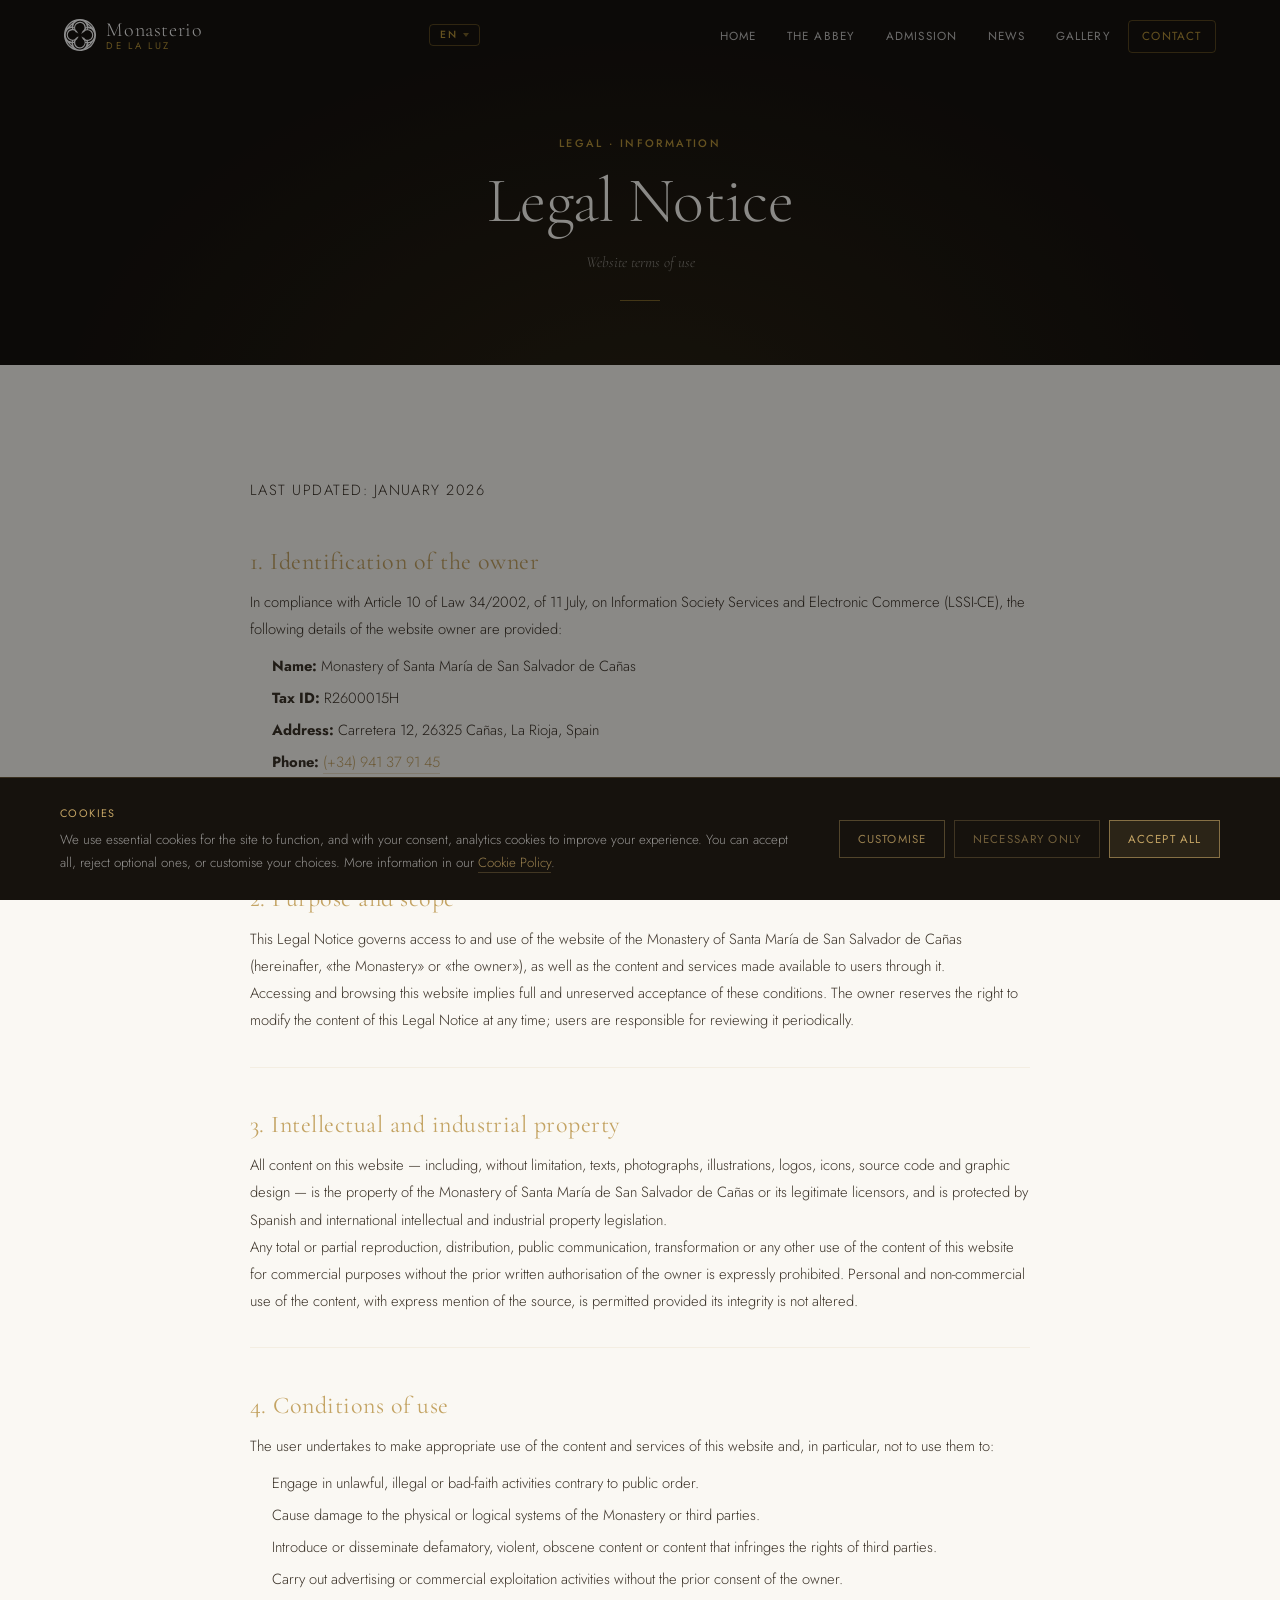
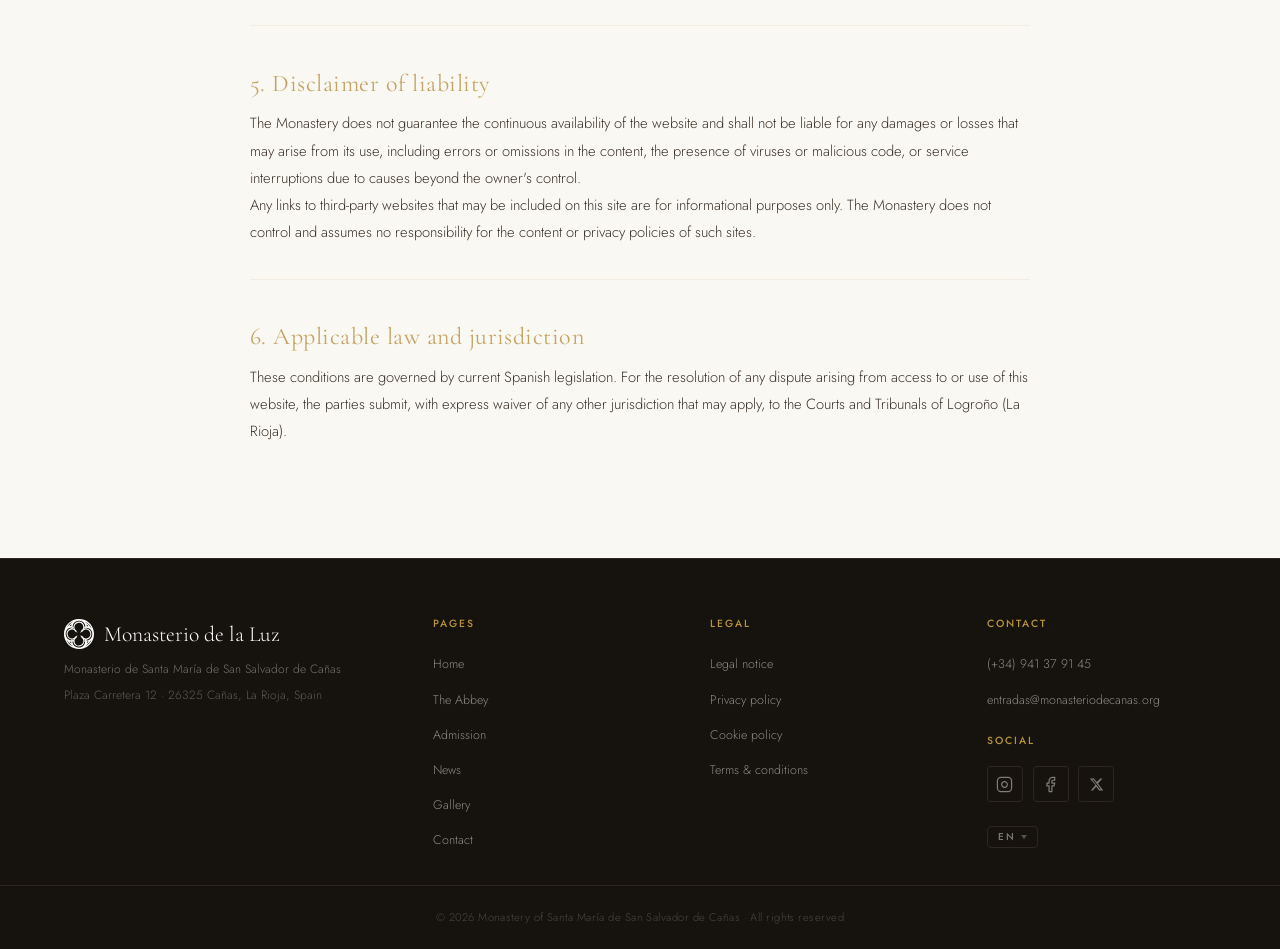
<file: aviso-legal.html>
<!DOCTYPE html>
<html lang="es">

<head>
  <meta charset="UTF-8">
  <meta name="viewport" content="width=device-width, initial-scale=1.0">
  <meta name="description" content="Aviso legal del Monasterio de Santa María de San Salvador de Cañas.">
  <meta name="robots" content="noindex, follow">
  <title>Aviso Legal · Monasterio de la Luz</title>
  <link rel="icon" href="favicon.svg">
  <link rel="preconnect" href="https://fonts.googleapis.com">
  <link rel="preconnect" href="https://fonts.gstatic.com" crossorigin>
  <link
    href="https://fonts.googleapis.com/css2?family=Cormorant+Garamond:ital,wght@0,300;0,400;0,500;0,600;1,300;1,400&family=Jost:wght@300;400;500&display=swap"
    rel="stylesheet">
  <link rel="stylesheet" href="css/style.css">
  <style>
    .legal-body {
      max-width: 780px;
      margin: 0 auto;
    }

    .legal-body h2 {
      font-family: 'Cormorant Garamond', serif;
      font-size: clamp(1.2rem, 2.5vw, 1.5rem);
      font-weight: 400;
      color: #c4a464;
      margin: 2.8rem 0 0.8rem;
      letter-spacing: 0.02em;
    }

    .legal-body h2:first-child {
      margin-top: 0;
    }

    .legal-body p,
    .legal-body li {
      font-family: 'Jost', sans-serif;
      font-size: 0.92rem;
      font-weight: 300;
      line-height: 1.85;
      color: #3b3228;
    }

    .legal-body ul {
      padding-left: 1.4rem;
      margin: 0.6rem 0 1rem;
    }

    .legal-body li {
      margin-bottom: 0.3rem;
    }

    .legal-body a {
      color: #c4a464;
      text-decoration: none;
      border-bottom: 1px solid rgba(196, 164, 100, 0.3);
      transition: border-color 0.2s;
    }

    .legal-body a:hover {
      border-color: #c4a464;
    }

    .legal-updated {
      font-family: 'Jost', sans-serif;
      font-size: 0.72rem;
      letter-spacing: 0.1em;
      text-transform: uppercase;
      color: rgba(196, 164, 100, 0.4);
      margin-bottom: 2.5rem;
    }

    .legal-divider {
      border: none;
      border-top: 1px solid rgba(196, 164, 100, 0.12);
      margin: 2rem 0;
    }
  </style>
</head>

<body>
  <div id="nav-placeholder"></div>
  <main>

    <div class="page-hero" aria-label="Encabezado">
      <span class="page-hero-over" data-i18n="ph.legal.over">Legal · Información</span>
      <h1 class="page-hero-title" data-i18n="ph.legal.title">Aviso Legal</h1>
      <p class="page-hero-sub" data-i18n="ph.legal.sub">Condiciones de uso del sitio web</p>
      <div class="page-hero-line" aria-hidden="true"></div>
    </div>

    <section class="section" aria-labelledby="legal-title">
      <div class="container">
        <div class="legal-body">

          <p class="legal-updated" data-i18n="leg.updated">Última actualización: enero de 2026</p>

          <h2 data-i18n="leg.s1">1. Datos identificativos del titular</h2>
          <p data-i18n="leg.s1.p">En cumplimiento del artículo 10 de la Ley 34/2002, de 11 de julio, de Servicios de la Sociedad de la Información y de Comercio Electrónico (LSSI-CE), se informa de los datos del titular de este sitio web:</p>
          <ul>
            <li data-i18n="leg.s1.l1"><strong>Denominación:</strong> Monasterio de Santa María de San Salvador de Cañas</li>
            <li data-i18n="leg.s1.l2"><strong>CIF:</strong> R2600015H</li>
            <li data-i18n="leg.s1.l3"><strong>Domicilio:</strong> Carretera 12, 26325 Cañas, La Rioja, España</li>
            <li data-i18n="leg.s1.l4"><strong>Teléfono:</strong> <a href="tel:+34941379145">(+34) 941 37 91 45</a></li>
            <li data-i18n="leg.s1.l5"><strong>Correo electrónico:</strong> <a href="mailto:entradas@monasteriodecanas.org">entradas@monasteriodecanas.org</a></li>
          </ul>

          <hr class="legal-divider">

          <h2 data-i18n="leg.s2">2. Objeto y ámbito de aplicación</h2>
          <p data-i18n="leg.s2.p1">El presente Aviso Legal regula el acceso y el uso del sitio web del Monasterio de Santa María de San Salvador de Cañas (en adelante, «el Monasterio» o «el titular»), así como los contenidos y servicios puestos a disposición de los usuarios a través del mismo.</p>
          <p data-i18n="leg.s2.p2">El acceso y la navegación por este sitio web implican la aceptación plena y sin reservas de las presentes condiciones. El titular se reserva el derecho a modificar en cualquier momento el contenido de este Aviso Legal, siendo responsabilidad del usuario su revisión periódica.</p>

          <hr class="legal-divider">

          <h2 data-i18n="leg.s3">3. Propiedad intelectual e industrial</h2>
          <p data-i18n="leg.s3.p1">Todos los contenidos de este sitio web — incluyendo, sin carácter limitativo, textos, fotografías, ilustraciones, logotipos, iconos, código fuente y diseño gráfico — son propiedad del Monasterio de Santa María de San Salvador de Cañas o de sus legítimos licenciantes, y están protegidos por la legislación española e internacional sobre propiedad intelectual e industrial.</p>
          <p data-i18n="leg.s3.p2">Queda expresamente prohibida la reproducción total o parcial, distribución, comunicación pública, transformación o cualquier otro uso de los contenidos de este sitio web con fines comerciales sin la autorización previa y por escrito del titular. El uso personal y no comercial de los contenidos, con mención expresa de la fuente, está permitido siempre que no se altere su integridad.</p>

          <hr class="legal-divider">

          <h2 data-i18n="leg.s4">4. Condiciones de uso</h2>
          <p data-i18n="leg.s4.p">El usuario se compromete a hacer un uso adecuado de los contenidos y servicios de este sitio web y, en particular, a no emplearlos para:</p>
          <ul>
            <li data-i18n="leg.s4.l1">Incurrir en actividades ilícitas, ilegales o contrarias a la buena fe y al orden público.</li>
            <li data-i18n="leg.s4.l2">Provocar daños en los sistemas físicos o lógicos del Monasterio o de terceros.</li>
            <li data-i18n="leg.s4.l3">Introducir o difundir contenidos difamatorios, violentos, obscenos o que vulneren los derechos de terceros.</li>
            <li data-i18n="leg.s4.l4">Realizar actividades publicitarias o de explotación comercial sin el consentimiento previo del titular.</li>
          </ul>

          <hr class="legal-divider">

          <h2 data-i18n="leg.s5">5. Exclusión de responsabilidad</h2>
          <p data-i18n="leg.s5.p1">El Monasterio no garantiza la disponibilidad continua del sitio web ni se hace responsable de los daños o perjuicios que pudieran derivarse de su uso, incluyendo errores u omisiones en los contenidos, la presencia de virus o código malicioso, o la interrupción del servicio por causas ajenas al titular.</p>
          <p data-i18n="leg.s5.p2">Los enlaces a sitios web de terceros que pudieran incluirse en este sitio tienen carácter informativo. El Monasterio no controla ni asume responsabilidad alguna sobre los contenidos o la política de privacidad de dichos sitios.</p>

          <hr class="legal-divider">

          <h2 data-i18n="leg.s6">6. Legislación aplicable y jurisdicción</h2>
          <p data-i18n="leg.s6.p">Las presentes condiciones se rigen por la legislación española vigente. Para la resolución de cualquier controversia derivada del acceso o uso de este sitio web, las partes se someten, con renuncia expresa a cualquier otro fuero que pudiera corresponderles, a los Juzgados y Tribunales de Logroño (La Rioja).</p>

        </div>
      </div>
    </section>

  </main>

  <div id="footer-placeholder"></div>
  <script src="js/nav-footer.js"></script>
  <script src="js/i18n.js"></script>
  <script src="js/shared.js"></script>
  <script src="js/cookies-banner.js"></script>
</body>

</html>
</file>
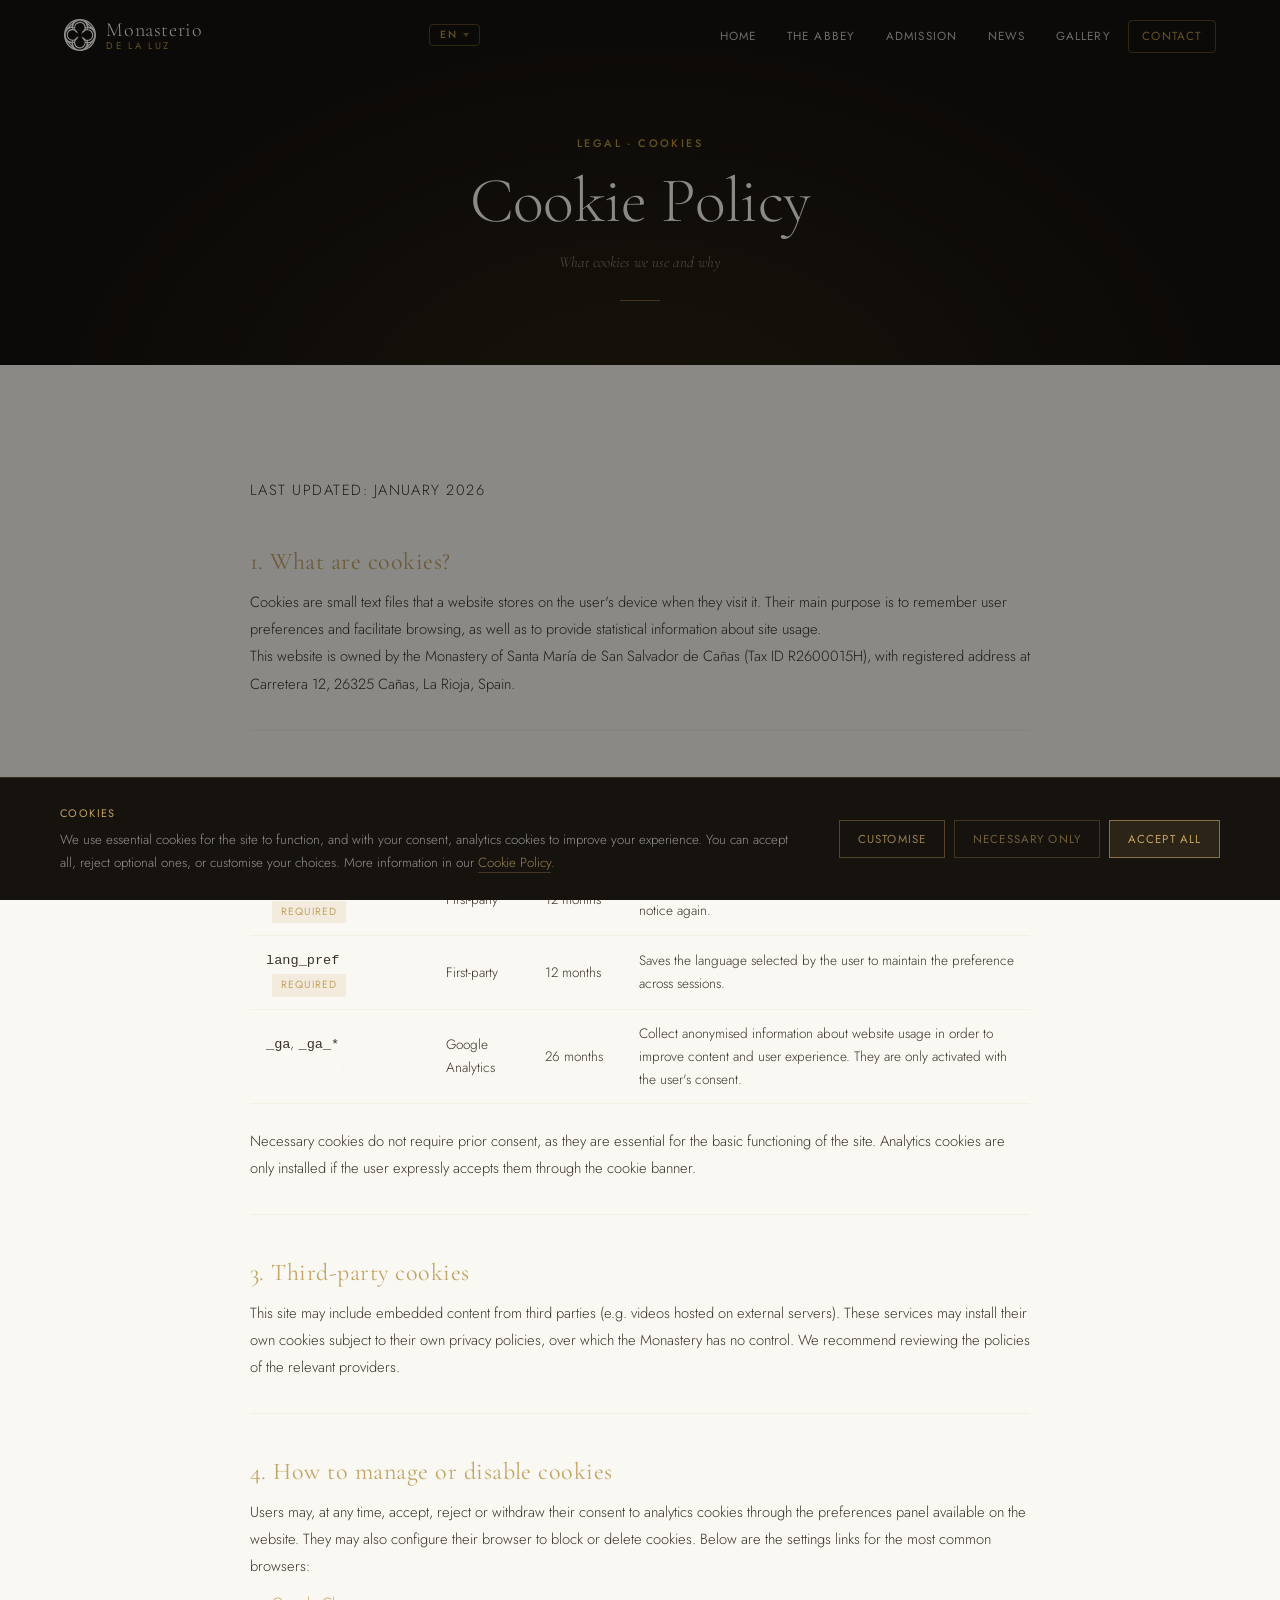
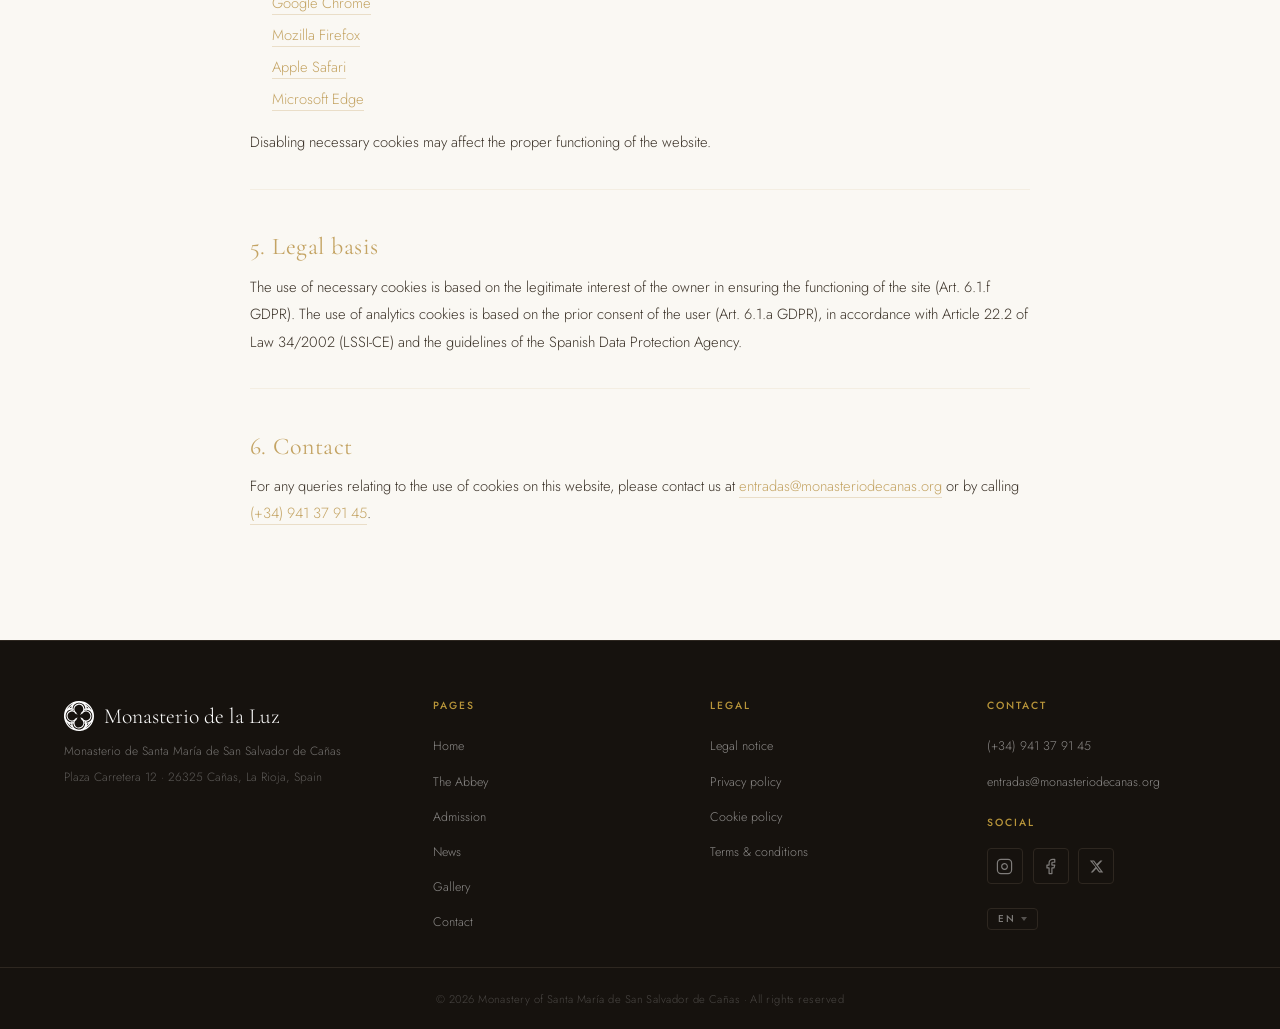
<file: cookies.html>
<!DOCTYPE html>
<html lang="es">

<head>
  <meta charset="UTF-8">
  <meta name="viewport" content="width=device-width, initial-scale=1.0">
  <meta name="description" content="Política de cookies del Monasterio de Santa María de San Salvador de Cañas.">
  <meta name="robots" content="noindex, follow">
  <title>Cookies · Monasterio de la Luz</title>
  <link rel="icon" href="favicon.svg">
  <link rel="preconnect" href="https://fonts.googleapis.com">
  <link rel="preconnect" href="https://fonts.gstatic.com" crossorigin>
  <link
    href="https://fonts.googleapis.com/css2?family=Cormorant+Garamond:ital,wght@0,300;0,400;0,500;0,600;1,300;1,400&family=Jost:wght@300;400;500&display=swap"
    rel="stylesheet">
  <link rel="stylesheet" href="css/style.css">
  <style>
    .legal-body {
      max-width: 780px;
      margin: 0 auto;
    }

    .legal-body h2 {
      font-family: 'Cormorant Garamond', serif;
      font-size: clamp(1.2rem, 2.5vw, 1.5rem);
      font-weight: 400;
      color: #c4a464;
      margin: 2.8rem 0 0.8rem;
      letter-spacing: 0.02em;
    }

    .legal-body h2:first-child {
      margin-top: 0;
    }

    .legal-body p,
    .legal-body li {
      font-family: 'Jost', sans-serif;
      font-size: 0.92rem;
      font-weight: 300;
      line-height: 1.85;
      color: #3b3228;
    }

    .legal-body ul {
      padding-left: 1.4rem;
      margin: 0.6rem 0 1rem;
    }

    .legal-body li {
      margin-bottom: 0.3rem;
    }

    .legal-body a {
      color: #c4a464;
      text-decoration: none;
      border-bottom: 1px solid rgba(196, 164, 100, 0.3);
      transition: border-color 0.2s;
    }

    .legal-body a:hover {
      border-color: #c4a464;
    }

    .legal-updated {
      font-family: 'Jost', sans-serif;
      font-size: 0.72rem;
      letter-spacing: 0.1em;
      text-transform: uppercase;
      color: rgba(196, 164, 100, 0.4);
      margin-bottom: 2.5rem;
    }

    .legal-divider {
      border: none;
      border-top: 1px solid rgba(196, 164, 100, 0.12);
      margin: 2rem 0;
    }

    .legal-table {
      width: 100%;
      border-collapse: collapse;
      margin: 1rem 0 1.5rem;
    }

    .legal-table th,
    .legal-table td {
      font-family: 'Jost', sans-serif;
      font-size: 0.85rem;
      font-weight: 300;
      padding: 0.75rem 1rem;
      text-align: left;
      border-bottom: 1px solid rgba(196, 164, 100, 0.1);
      color: #3b3228;
    }

    .legal-table th {
      font-weight: 400;
      color: rgba(196, 164, 100, 0.7);
      font-size: 0.72rem;
      letter-spacing: 0.08em;
      text-transform: uppercase;
    }

    .cookie-badge {
      display: inline-block;
      font-family: 'Jost', sans-serif;
      font-size: 0.65rem;
      font-weight: 400;
      letter-spacing: 0.08em;
      text-transform: uppercase;
      padding: 0.15rem 0.55rem;
      border-radius: 2px;
      vertical-align: middle;
      margin-left: 0.4rem;
    }

    .cookie-badge--required {
      background: rgba(196, 164, 100, 0.15);
      color: #c4a464;
    }

    .cookie-badge--optional {
      background: rgba(255, 255, 255, 0.06);
      color: rgba(255, 255, 255, 0.4);
    }
  </style>
</head>

<body>
  <div id="nav-placeholder"></div>
  <main>

    <div class="page-hero" aria-label="Encabezado">
      <span class="page-hero-over" data-i18n="ph.cook.over">Legal · Cookies</span>
      <h1 class="page-hero-title" data-i18n="ph.cook.title">Política de Cookies</h1>
      <p class="page-hero-sub" data-i18n="ph.cook.sub">Qué cookies usamos y para qué</p>
      <div class="page-hero-line" aria-hidden="true"></div>
    </div>

    <section class="section" aria-labelledby="cookies-title">
      <div class="container">
        <div class="legal-body">

          <p class="legal-updated" data-i18n="leg.updated">Última actualización: enero de 2026</p>

          <h2 data-i18n="cook.s1">1. ¿Qué son las cookies?</h2>
          <p data-i18n="cook.s1.p1">Las cookies son pequeños archivos de texto que un sitio web almacena en el
            dispositivo del usuario cuando este lo visita. Su función principal es recordar las preferencias del usuario
            y facilitar su navegación, así como proporcionar información estadística sobre el uso del sitio.</p>
          <p data-i18n="cook.s1.p2">Este sitio web es titularidad del Monasterio de Santa María de San Salvador de Cañas
            (CIF R2600015H), con domicilio en Carretera 12, 26325 Cañas, La Rioja, España.</p>

          <hr class="legal-divider">

          <h2 data-i18n="cook.s2">2. Tipos de cookies que utilizamos</h2>

          <table class="legal-table">
            <thead>
              <tr>
                <th data-i18n="cook.s2.th1">Cookie</th>
                <th data-i18n="cook.s2.th2">Tipo</th>
                <th data-i18n="cook.s2.th3">Duración</th>
                <th data-i18n="cook.s2.th4">Finalidad</th>
              </tr>
            </thead>
            <tbody>
              <tr>
                <td data-i18n="cook.s2.r1c1"><code>cookie_consent</code> <span
                    class="cookie-badge cookie-badge--required">Necesaria</span></td>
                <td data-i18n="cook.s2.r1c2">Propia</td>
                <td data-i18n="cook.s2.r1c3">12 meses</td>
                <td data-i18n="cook.s2.r1c4">Almacena la preferencia del usuario sobre la aceptación de cookies para no
                  volver a mostrar el aviso.</td>
              </tr>
              <tr>
                <td data-i18n="cook.s2.r2c1"><code>lang_pref</code> <span
                    class="cookie-badge cookie-badge--required">Necesaria</span></td>
                <td data-i18n="cook.s2.r2c2">Propia</td>
                <td data-i18n="cook.s2.r2c3">12 meses</td>
                <td data-i18n="cook.s2.r2c4">Guarda el idioma seleccionado por el usuario (español / inglés) para
                  mantener la preferencia entre sesiones.</td>
              </tr>
              <tr>
                <td data-i18n="cook.s2.r3c1"><code>_ga</code>, <code>_ga_*</code> <span
                    class="cookie-badge cookie-badge--optional">Analítica</span></td>
                <td data-i18n="cook.s2.r3c2">Google Analytics</td>
                <td data-i18n="cook.s2.r3c3">26 meses</td>
                <td data-i18n="cook.s2.r3c4">Recopilan información anonimizada sobre el uso del sitio web con el fin de
                  mejorar los contenidos y la experiencia de usuario. Solo se activan con el consentimiento del usuario.
                </td>
              </tr>
            </tbody>
          </table>

          <p data-i18n="cook.s2.p">Las cookies necesarias no requieren consentimiento previo, ya que son imprescindibles
            para el funcionamiento básico del sitio. Las cookies analíticas solo se instalan si el usuario las acepta
            expresamente a través del banner de cookies.</p>

          <hr class="legal-divider">

          <h2 data-i18n="cook.s3">3. Cookies de terceros</h2>
          <p data-i18n="cook.s3.p">Este sitio puede incluir contenido embebido de terceros (por ejemplo, vídeos alojados
            en servidores externos). Estos servicios pueden instalar sus propias cookies sujetas a sus propias políticas
            de privacidad, sobre las que el Monasterio no tiene control. Se recomienda revisar las políticas de los
            proveedores correspondientes.</p>

          <hr class="legal-divider">

          <h2 data-i18n="cook.s4">4. Cómo gestionar o desactivar las cookies</h2>
          <p data-i18n="cook.s4.p1">El usuario puede, en cualquier momento, aceptar, rechazar o revocar su
            consentimiento a las cookies analíticas a través del panel de preferencias disponible en el sitio web.
            Asimismo, puede configurar su navegador para bloquear o eliminar las cookies. A continuación se indican los
            enlaces de configuración de los navegadores más habituales:</p>
          <ul>
            <li><a href="https://support.google.com/chrome/answer/95647" target="_blank"
                rel="noopener noreferrer">Google Chrome</a></li>
            <li><a
                href="https://support.mozilla.org/es/kb/habilitar-y-deshabilitar-cookies-sitios-web-rastrear-preferencias"
                target="_blank" rel="noopener noreferrer">Mozilla Firefox</a></li>
            <li><a href="https://support.apple.com/es-es/guide/safari/sfri11471/mac" target="_blank"
                rel="noopener noreferrer">Apple Safari</a></li>
            <li><a
                href="https://support.microsoft.com/es-es/windows/eliminar-y-administrar-cookies-168dab11-0753-043d-7c16-ede5947fc64d"
                target="_blank" rel="noopener noreferrer">Microsoft Edge</a></li>
          </ul>
          <p data-i18n="cook.s4.p2">La desactivación de las cookies necesarias puede afectar al correcto funcionamiento
            del sitio web.</p>

          <hr class="legal-divider">

          <h2 data-i18n="cook.s5">5. Base legal</h2>
          <p data-i18n="cook.s5.p">El uso de cookies necesarias se ampara en el interés legítimo del titular para
            garantizar el funcionamiento del sitio (art. 6.1.f RGPD). El uso de cookies analíticas se basa en el
            consentimiento previo del usuario (art. 6.1.a RGPD), de conformidad con el artículo 22.2 de la Ley 34/2002
            (LSSI-CE) y las directrices de la Agencia Española de Protección de Datos.</p>

          <hr class="legal-divider">

          <h2 data-i18n="cook.s6">6. Contacto</h2>
          <p data-i18n="cook.s6.p">Para cualquier consulta relacionada con el uso de cookies en este sitio web, puede
            ponerse en contacto con nosotros en <a
              href="mailto:entradas@monasteriodecanas.org">entradas@monasteriodecanas.org</a> o llamando al <a
              href="tel:+34941379145">(+34) 941 37 91 45</a>.</p>

        </div>
      </div>
    </section>

  </main>

  <div id="footer-placeholder"></div>
  <script src="js/nav-footer.js"></script>
  <script src="js/i18n.js"></script>
  <script src="js/shared.js"></script>
  <script src="js/cookies-banner.js"></script>
</body>

</html>
</file>
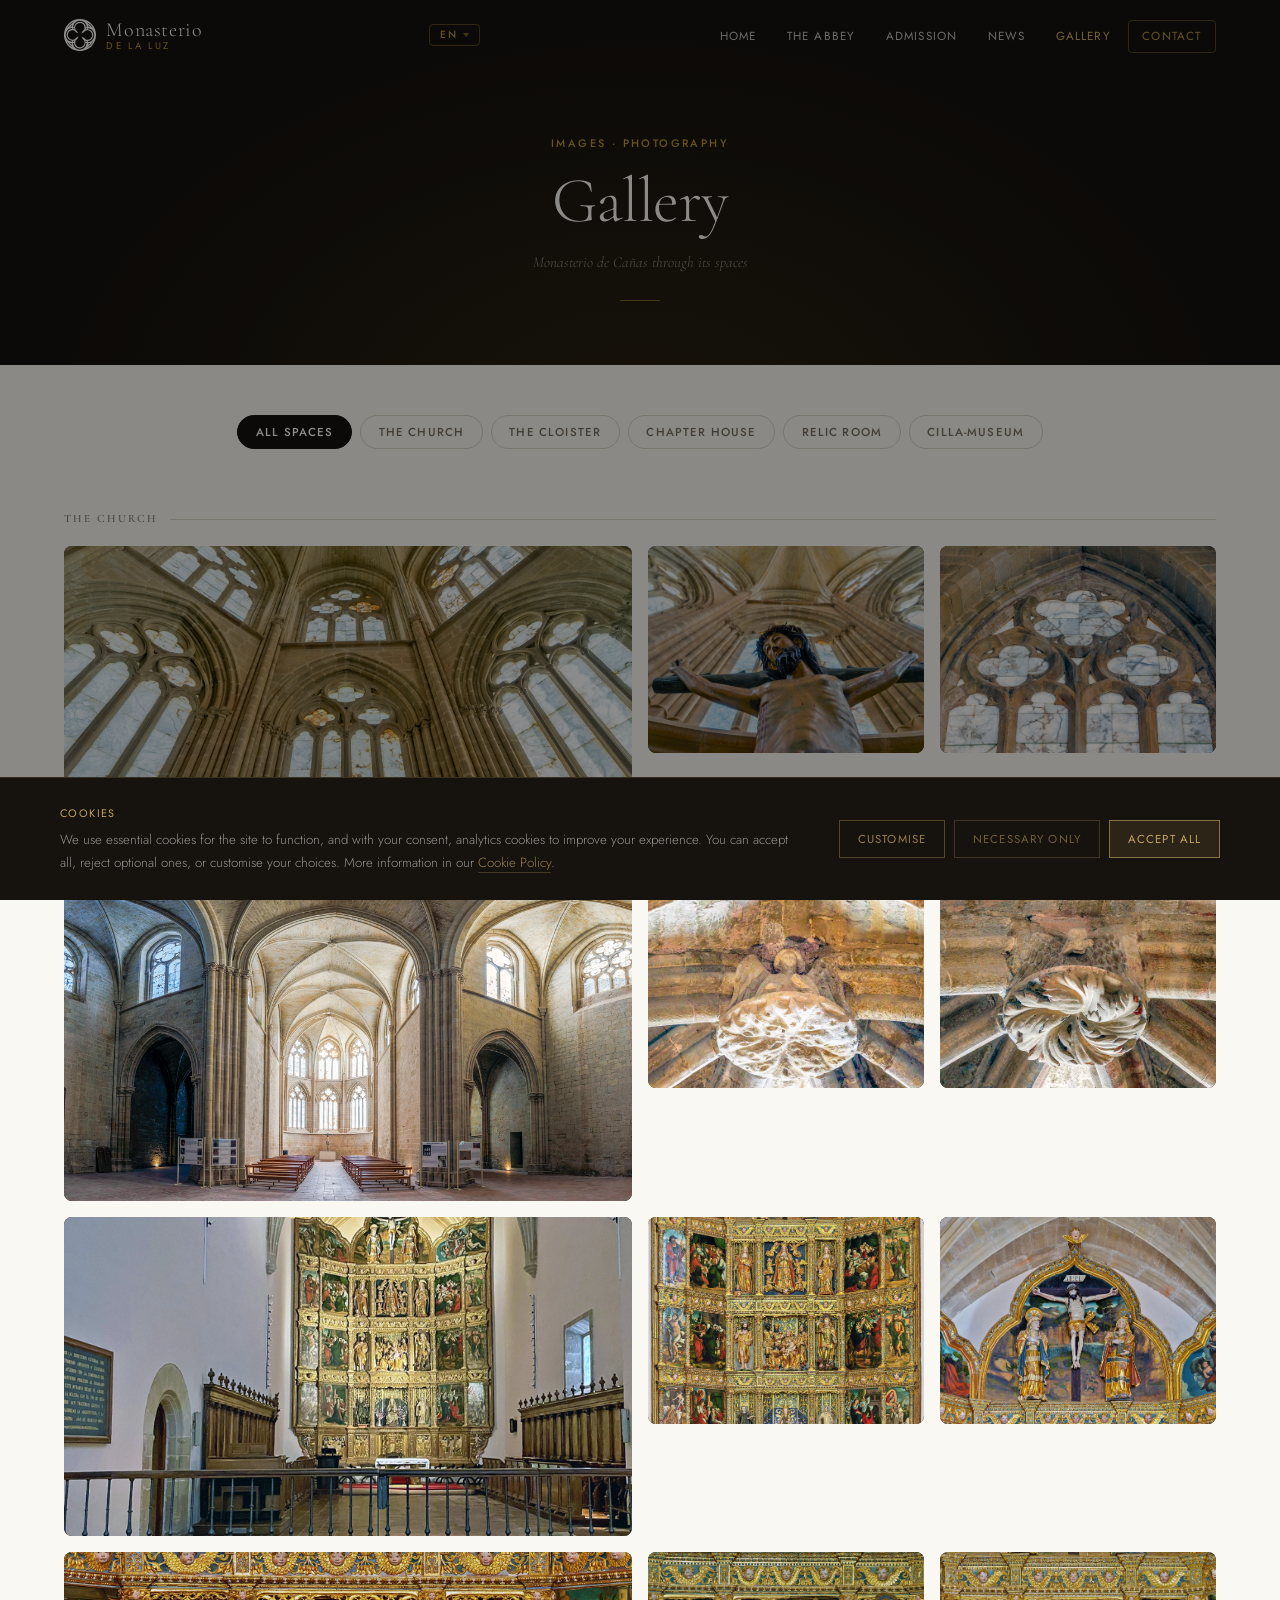
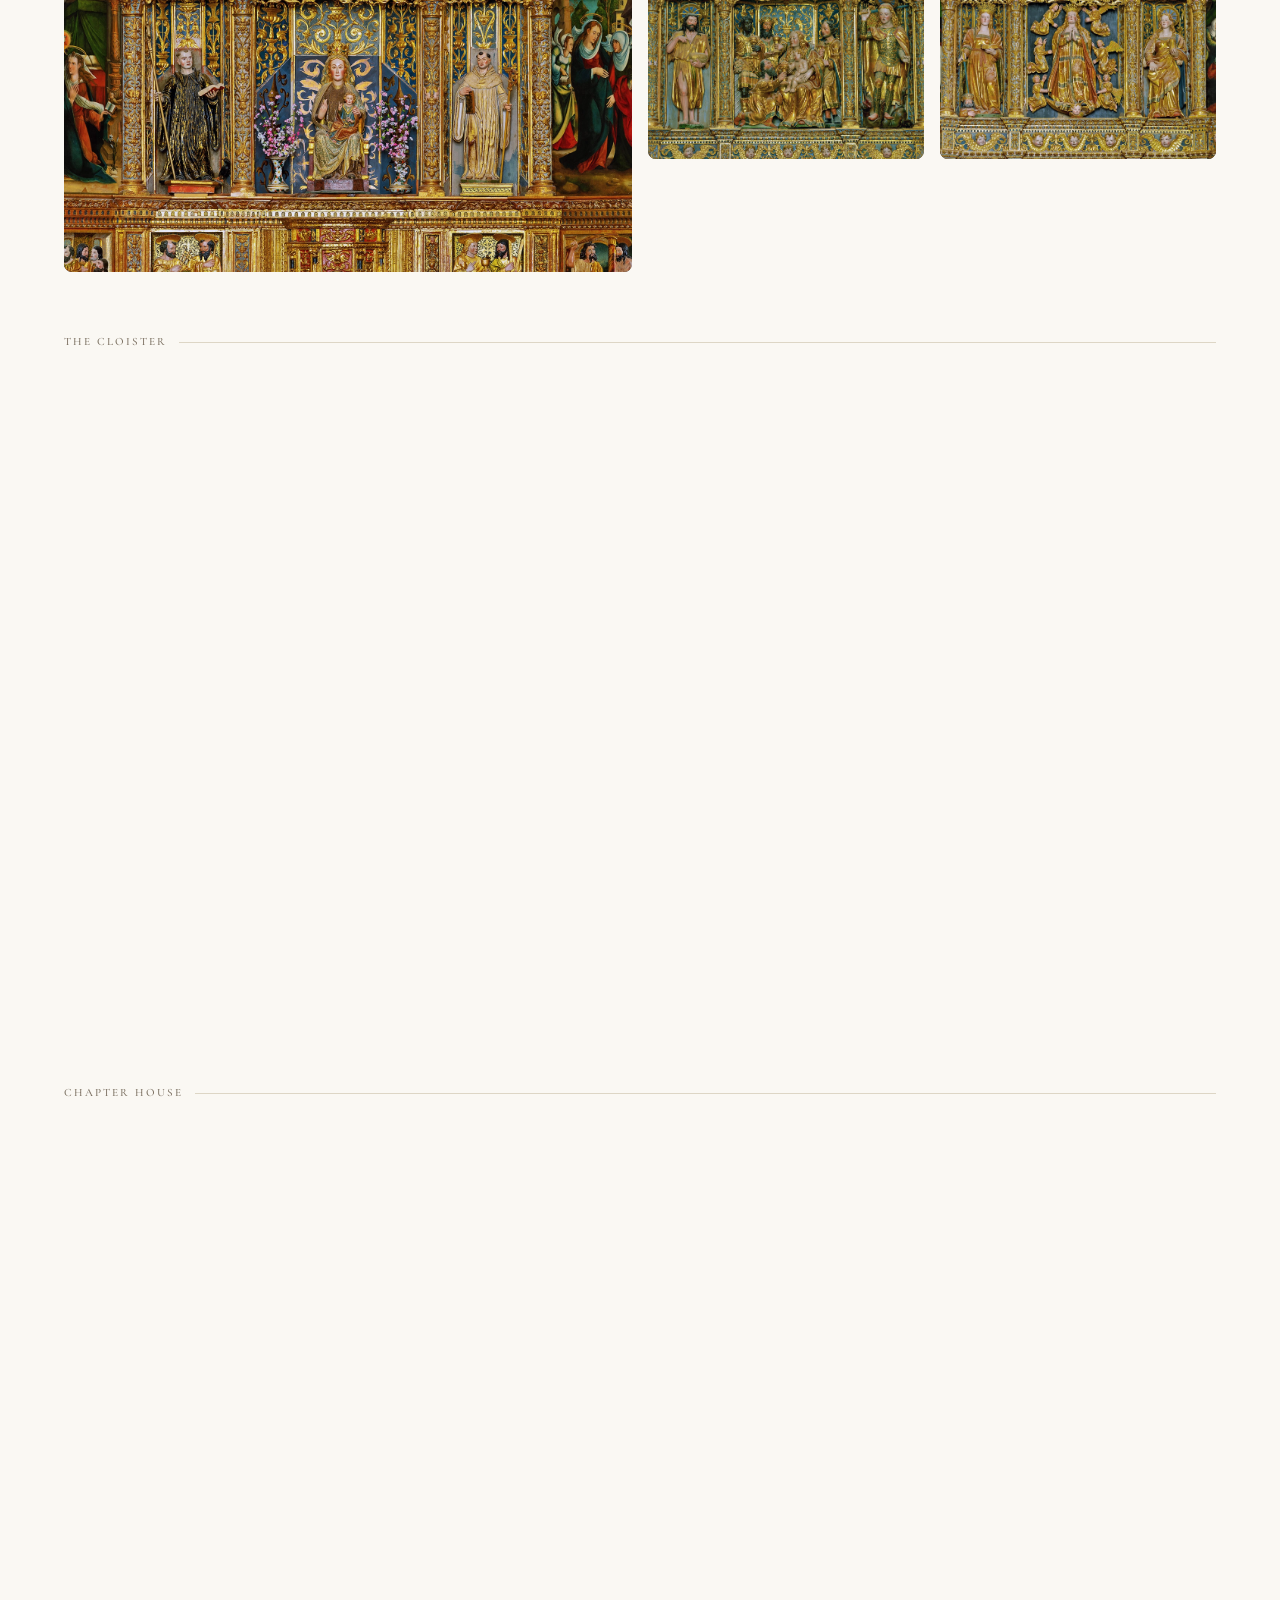
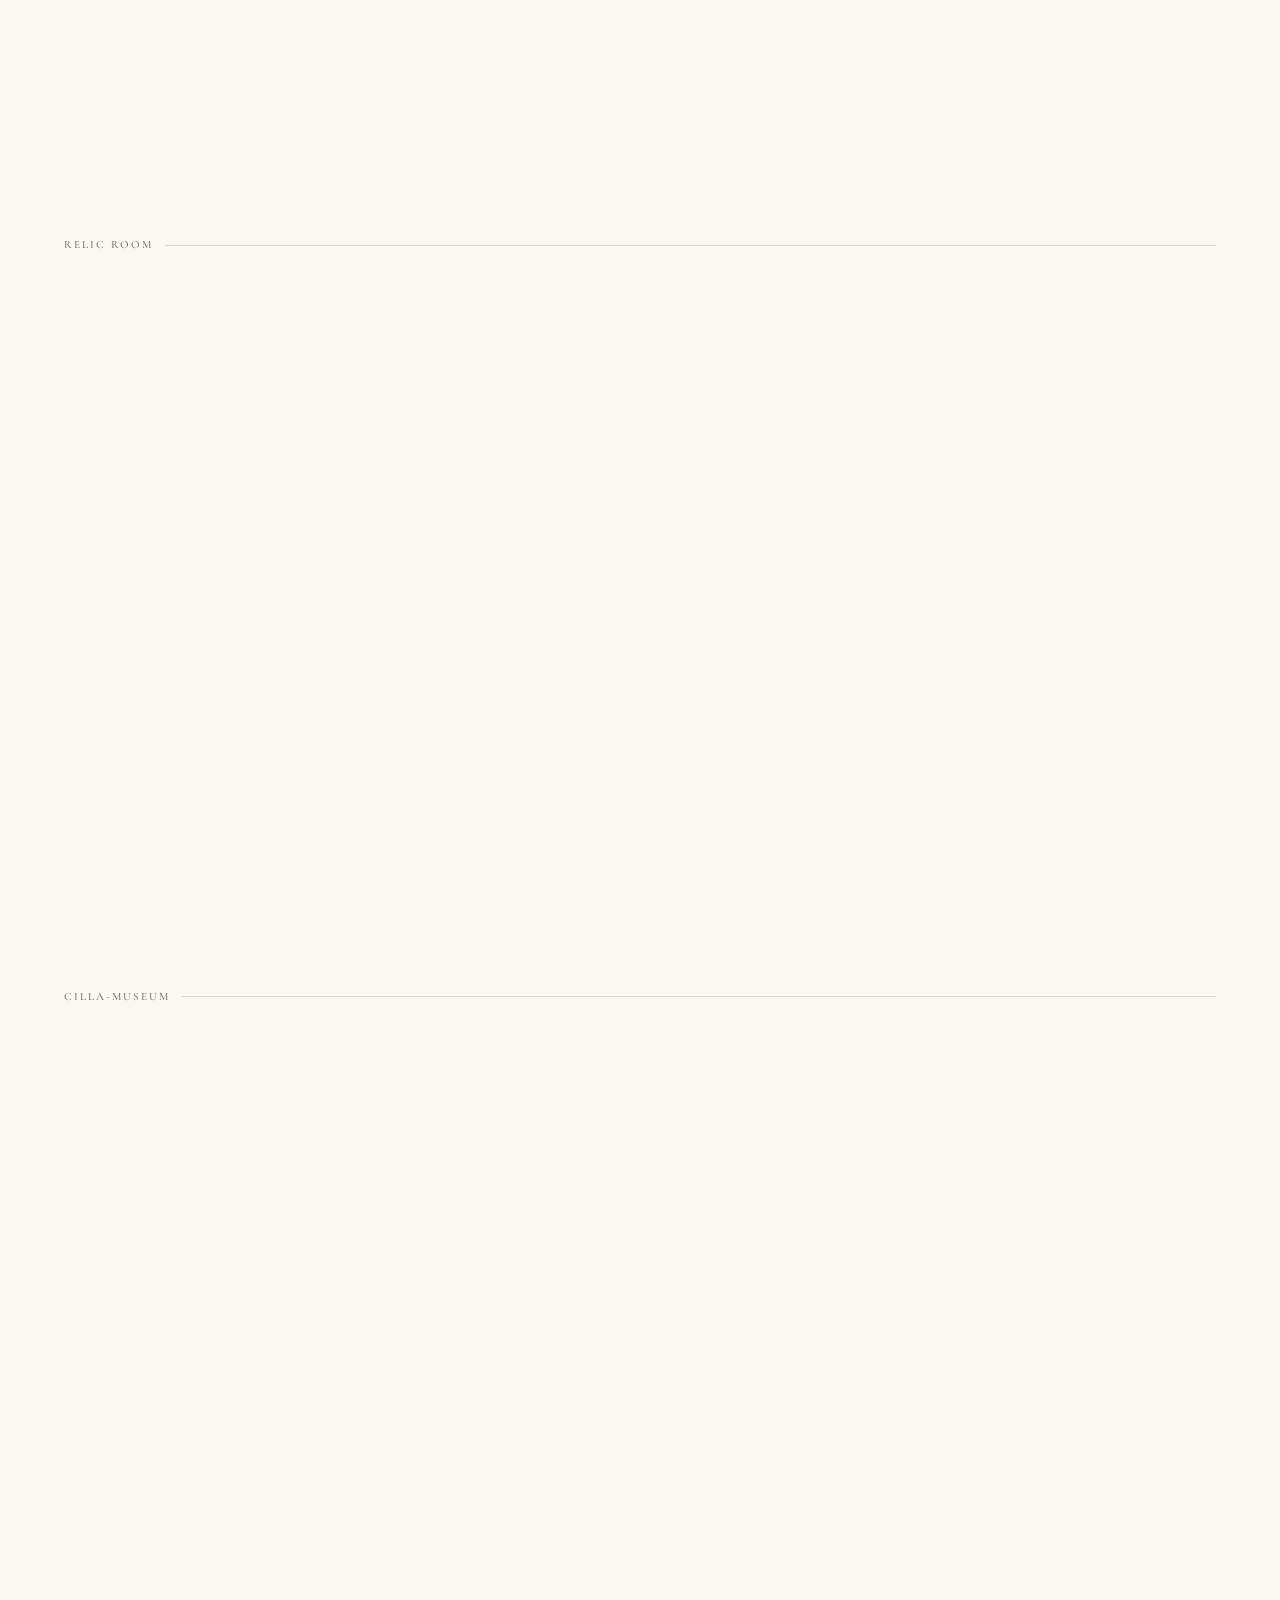
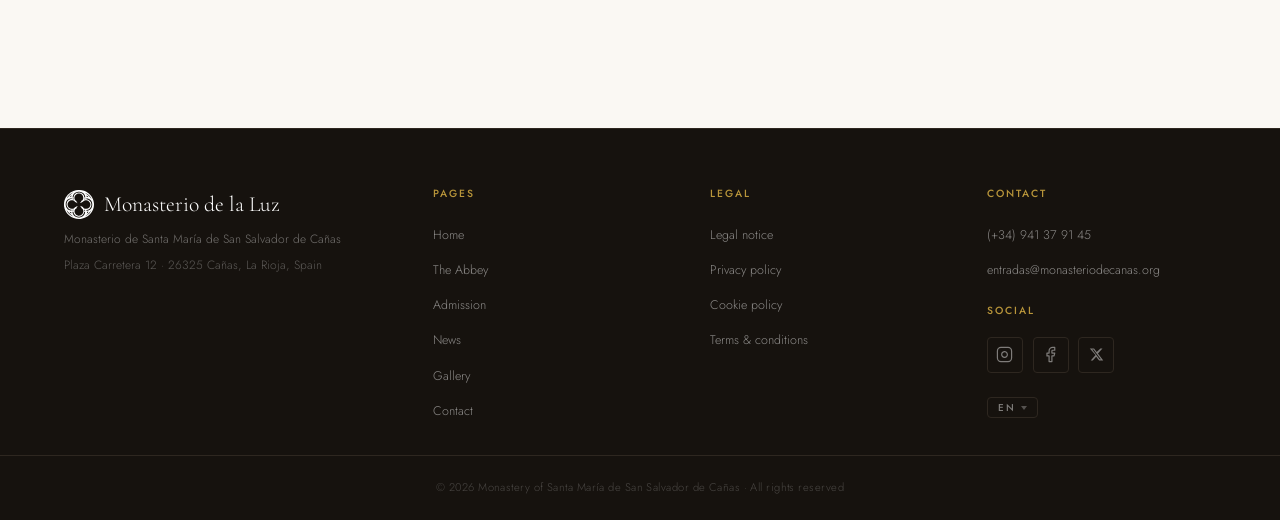
<file: galeria.html>
<!DOCTYPE html>
<html lang="es">

<head>
  <meta charset="UTF-8">
  <meta name="viewport" content="width=device-width, initial-scale=1.0">
  <title>Galería de Imágenes | Monasterio de Cañas, La Rioja</title>
  <meta name="description"
    content="Descubre en imágenes el Monasterio de Cañas (La Rioja): Claustro, iglesia del XII, Sala Capitular, reliquias y Cilla-Museo. Inspírate antes de venir.">
  <meta name="keywords"
    content="galería Monasterio de Cañas, fotos monasterio La Rioja, claustro Cañas, iglesia siglo XII Cañas, sala capitular fotos, sepulcro Doña Urraca">
  <meta name="author" content="Monasterio de Cañas">
  <meta name="robots" content="index, follow, max-image-preview:large, max-snippet:-1">
  <meta name="theme-color" content="#8b6f3f">
  <meta name="geo.region" content="ES-LO">
  <meta name="geo.placename" content="Cañas, La Rioja">
  <meta name="geo.position" content="42.4280;-2.9244">
  <meta name="ICBM" content="42.4280, -2.9244">

  <link rel="canonical" href="https://monasteriodecanas.org/galeria.html">

  <meta property="og:type" content="website">
  <meta property="og:url" content="https://monasteriodecanas.org/galeria.html">
  <meta property="og:title" content="Galería de Imágenes | Monasterio de Cañas">
  <meta property="og:description" content="Descubre en imágenes el Monasterio de Cañas: Claustro, iglesia del XII, Sala Capitular, reliquias y Cilla-Museo. Inspírate antes de venir.">
  <meta property="og:image" content="https://monasteriodecanas.org/assets/img/claustro-patio.webp">
  <meta property="og:image:type" content="image/webp">
  <meta property="og:image:width" content="1200">
  <meta property="og:image:height" content="630">
  <meta property="og:image:alt" content="Claustro del Monasterio de Cañas">
  <meta property="og:locale" content="es_ES">
  <meta property="og:site_name" content="Monasterio de Cañas">

  <meta name="twitter:card" content="summary_large_image">
  <meta name="twitter:title" content="Galería | Monasterio de Cañas">
  <meta name="twitter:description" content="Imágenes del Monasterio de Cañas: Claustro, iglesia del XII, Sala Capitular y Cilla-Museo en La Rioja.">
  <meta name="twitter:image" content="https://monasteriodecanas.org/assets/img/claustro-patio.webp">

  <link rel="icon" href="favicon.svg">
  <link rel="manifest" href="site.webmanifest">

  <link rel="preconnect" href="https://fonts.googleapis.com">
  <link rel="preconnect" href="https://fonts.gstatic.com" crossorigin>
  <link
    href="https://fonts.googleapis.com/css2?family=Cormorant+Garamond:ital,wght@0,300;0,400;0,500;0,600;1,300;1,400&family=Jost:wght@300;400;500&display=swap"
    rel="stylesheet">
  <link rel="stylesheet" href="css/style.css">

  <script type="application/ld+json">
  {
    "@context": "https://schema.org",
    "@type": "ImageGallery",
    "name": "Galería del Monasterio de Cañas",
    "description": "Galería fotográfica del Monasterio Cisterciense de Cañas en La Rioja.",
    "url": "https://monasteriodecanas.org/galeria.html",
    "breadcrumb": {
      "@type": "BreadcrumbList",
      "itemListElement": [
        { "@type": "ListItem", "position": 1, "name": "Inicio", "item": "https://monasteriodecanas.org/" },
        { "@type": "ListItem", "position": 2, "name": "Galería", "item": "https://monasteriodecanas.org/galeria.html" }
      ]
    }
  }
  </script>
  <style>
    .lightbox-img-placeholder {
      width: min(800px, 80vw);
      height: min(500px, 60vh);
    }

    /* ── Desplegable móvil ── */
    .gallery-filter-mobile {
      display: none;
    }

    @media (max-width: 640px) {
      .gallery-filter {
        display: none !important;
      }

      .gallery-filter-mobile {
        display: block;
        margin-bottom: 2.5rem;
        position: relative;
      }
    }

    .gf-dropdown-subtitle {
      font-family: 'Jost', sans-serif;
      font-size: 0.7rem;
      font-weight: 300;
      letter-spacing: 0.14em;
      text-transform: uppercase;
      color: #1a1510;
      margin: 0 0 0.6rem 0;
    }

    .gf-dropdown-trigger {
      display: flex;
      align-items: center;
      justify-content: space-between;
      width: 100%;
      padding: 0.85rem 1.1rem;
      background: transparent;
      border: 1px solid rgba(196, 164, 100, 0.35);
      color: #c4a464;
      font-family: 'Jost', sans-serif;
      font-size: 0.78rem;
      font-weight: 400;
      letter-spacing: 0.12em;
      text-transform: uppercase;
      cursor: pointer;
      transition: border-color 0.25s ease, background 0.25s ease;
      -webkit-tap-highlight-color: transparent;
    }

    .gf-dropdown-trigger:hover,
    .gf-dropdown-trigger[aria-expanded="true"] {
      border-color: rgba(196, 164, 100, 0.7);
      background: rgba(196, 164, 100, 0.05);
    }

    .gf-dropdown-arrow {
      flex-shrink: 0;
      color: #c4a464;
      transition: transform 0.3s ease;
    }

    .gf-dropdown-trigger[aria-expanded="true"] .gf-dropdown-arrow {
      transform: rotate(180deg);
    }

    .gf-dropdown-menu {
      list-style: none;
      margin: 0;
      padding: 0;
      position: absolute;
      top: calc(100% + 2px);
      left: 0;
      right: 0;
      background: #1a1510;
      border: 1px solid rgba(196, 164, 100, 0.25);
      border-top: none;
      z-index: 100;
      overflow: hidden;
      max-height: 0;
      opacity: 0;
      pointer-events: none;
      transition: max-height 0.35s ease, opacity 0.25s ease;
    }

    .gf-dropdown-menu.open {
      max-height: 400px;
      opacity: 1;
      pointer-events: auto;
    }

    .gf-dropdown-item {
      padding: 0.8rem 1.1rem;
      font-family: 'Jost', sans-serif;
      font-size: 0.76rem;
      font-weight: 300;
      letter-spacing: 0.1em;
      text-transform: uppercase;
      color: rgba(196, 164, 100, 0.6);
      cursor: pointer;
      transition: color 0.2s ease, background 0.2s ease;
      border-bottom: 1px solid rgba(196, 164, 100, 0.08);
    }

    .gf-dropdown-item:last-child {
      border-bottom: none;
    }

    .gf-dropdown-item:hover {
      color: #c4a464;
      background: rgba(196, 164, 100, 0.06);
    }

    .gf-dropdown-item.active {
      color: #c4a464;
    }

    .section {
      padding: 50px 0;
    }
  </style>
</head>

<body>
  <div id="nav-placeholder"></div>
  <main>

    <div class="page-hero" aria-label="Encabezado">
      <span class="page-hero-over" data-i18n="ph.gal.over">Imágenes · Fotografía</span>
      <h1 class="page-hero-title" data-i18n="ph.gal.title">Galería</h1>
      <p class="page-hero-sub" data-i18n="ph.gal.sub">El Monasterio de Cañas a través de sus espacios</p>
      <div class="page-hero-line" aria-hidden="true"></div>
    </div>

    <section class="section" aria-labelledby="gallery-title">
      <div class="container">

        <div class="gallery-filter reveal" role="group" aria-label="Filtrar galería">
          <button class="gf-btn active" data-filter="all" aria-pressed="true" data-i18n="gal.all">Todos los
            espacios</button>
          <button class="gf-btn" data-filter="iglesia" aria-pressed="false" data-i18n="gal.church">La Iglesia</button>
          <button class="gf-btn" data-filter="claustro" aria-pressed="false" data-i18n="gal.cloister">El
            Claustro</button>
          <button class="gf-btn" data-filter="capitular" aria-pressed="false" data-i18n="gal.chapter">Sala
            Capitular</button>
          <button class="gf-btn" data-filter="reliquias" aria-pressed="false" data-i18n="gal.relics">Sala de
            Reliquias</button>
          <button class="gf-btn" data-filter="cilla" aria-pressed="false" data-i18n="gal.cilla">Cilla‑Museo</button>
        </div>

        <!-- Desplegable móvil (solo visible en móvil) -->
        <div class="gallery-filter-mobile reveal" aria-label="Filtrar galería">
          <p class="gf-dropdown-subtitle" data-i18n="gal.select">Selecciona la categoría</p>
          <button class="gf-dropdown-trigger" id="gf-dropdown-trigger" aria-haspopup="listbox" aria-expanded="false">
            <span class="gf-dropdown-label" id="gf-dropdown-label" data-i18n="gal.all">Todos los espacios</span>
            <svg class="gf-dropdown-arrow" width="14" height="14" viewBox="0 0 24 24" fill="none" stroke="currentColor"
              stroke-width="1.8" aria-hidden="true">
              <polyline points="6 9 12 15 18 9" />
            </svg>
          </button>
          <ul class="gf-dropdown-menu" id="gf-dropdown-menu" role="listbox" aria-label="Categorías">
            <li class="gf-dropdown-item active" role="option" aria-selected="true" data-filter="all" data-i18n="gal.all">Todos los espacios</li>
            <li class="gf-dropdown-item" role="option" aria-selected="false" data-filter="iglesia" data-i18n="gal.church">La Iglesia</li>
            <li class="gf-dropdown-item" role="option" aria-selected="false" data-filter="claustro" data-i18n="gal.cloister">El Claustro</li>
            <li class="gf-dropdown-item" role="option" aria-selected="false" data-filter="capitular" data-i18n="gal.chapter">Sala Capitular</li>
            <li class="gf-dropdown-item" role="option" aria-selected="false" data-filter="reliquias" data-i18n="gal.relics">Sala de Reliquias</li>
            <li class="gf-dropdown-item" role="option" aria-selected="false" data-filter="cilla" data-i18n="gal.cilla">Cilla‑Museo</li>
          </ul>
        </div>

        <!-- La Iglesia -->
        <div class="gallery-section" data-section="iglesia">
          <h2 class="gallery-section-title" data-i18n="gal.s1">La Iglesia</h2>
          <div class="gallery-grid">

            <div class="gal-item reveal" data-cat="iglesia" data-label="Ábside gótico" data-i18n-label="cap.i1"
              data-img="assets/img/abside-monasterio.webp" tabindex="0" role="button">
              <div class="gal-inner"
                style="background-image:url('assets/img/abside-monasterio.webp');background-size:cover;background-position:center;">
              </div>
              <span class="gal-zoom" aria-hidden="true">+</span>
            </div>

            <div class="gal-item reveal" data-cat="iglesia" data-label="Cristo gótico en el ábside" data-i18n-label="cap.i2"
              data-img="assets/img/abside-cristo.webp" tabindex="0" role="button">
              <div class="gal-inner"
                style="background-image:url('assets/img/abside-cristo.webp');background-size:cover;background-position:center;">
              </div>
              <span class="gal-zoom" aria-hidden="true">+</span>
            </div>

            <div class="gal-item reveal" data-cat="iglesia" data-label="Cerramiento del vano en alabastro" data-i18n-label="cap.i3"
              data-img="assets/img/iglesia-vidriera.webp" tabindex="0" role="button">
              <div class="gal-inner"
                style="background-image:url('assets/img/iglesia-vidriera.webp');background-size:cover;background-position:center;">
              </div>
              <span class="gal-zoom" aria-hidden="true">+</span>
            </div>

            <div class="gal-item reveal" data-cat="iglesia" data-label="Naves de la Iglesia" data-i18n-label="cap.i4"
              data-img="assets/img/iglesia-naves.webp" tabindex="0" role="button">
              <div class="gal-inner"
                style="background-image:url('assets/img/iglesia-naves.webp');background-size:cover;background-position:center;">
              </div>
              <span class="gal-zoom" aria-hidden="true">+</span>
            </div>


            <div class="gal-item reveal" data-cat="iglesia" data-label="Ángel en la clave de la capilla del Evangelio" data-i18n-label="cap.i5"
              data-img="assets/img/iglesia-pantocrator.webp" tabindex="0" role="button">
              <div class="gal-inner"
                style="background-image:url('assets/img/iglesia-pantocrator.webp');background-size:cover;background-position:center;">
              </div>
              <span class="gal-zoom" aria-hidden="true">+</span>
            </div>

            <div class="gal-item reveal" data-cat="iglesia" data-label="Águila en la clave de la epístola" data-i18n-label="cap.i6"
              data-img="assets/img/iglesia-aguila.webp" tabindex="0" role="button">
              <div class="gal-inner"
                style="background-image:url('assets/img/iglesia-aguila.webp');background-size:cover;background-position:center;">
              </div>
              <span class="gal-zoom" aria-hidden="true">+</span>
            </div>

            <div class="gal-item reveal" data-cat="iglesia" data-label="El coro con la sillería" data-i18n-label="cap.i7"
              data-img="assets/img/retablo-silleria.webp" tabindex="0" role="button">
              <div class="gal-inner"
                style="background-image:url('assets/img/retablo-silleria.webp');background-size:cover;background-position:center;">
              </div>
              <span class="gal-zoom" aria-hidden="true">+</span>
            </div>

            <div class="gal-item reveal" data-cat="iglesia" data-label="Retablo Mayor" data-i18n-label="cap.i8"
              data-img="assets/img/retablo-mayor.webp" tabindex="0" role="button">
              <div class="gal-inner"
                style="background-image:url('assets/img/retablo-mayor.webp');background-size:cover;background-position:center;">
              </div>
              <span class="gal-zoom" aria-hidden="true">+</span>
            </div>

            <div class="gal-item reveal" data-cat="iglesia" data-label="Representación del Calvario en el Retablo" data-i18n-label="cap.i9"
              data-img="assets/img/calvario-retablo.webp" tabindex="0" role="button">
              <div class="gal-inner"
                style="background-image:url('assets/img/calvario-retablo.webp');background-size:cover;background-position:center;">
              </div>
              <span class="gal-zoom" aria-hidden="true">+</span>
            </div>

            <div class="gal-item reveal" data-cat="iglesia"
              data-label="Representación de Santa María de San Salvador en el Retablo Mayor" data-i18n-label="cap.i10"
              data-img="assets/img/virgen-retablo.webp" tabindex="0" role="button">
              <div class="gal-inner"
                style="background-image:url('assets/img/virgen-retablo.webp');background-size:cover;background-position:center;">
              </div>
              <span class="gal-zoom" aria-hidden="true">+</span>
            </div>

            <div class="gal-item reveal" data-cat="iglesia"
              data-label="Representación de la Adoración de los Reyes en el Retablo" data-i18n-label="cap.i11"
              data-img="assets/img/adoracion-reyes.webp" tabindex="0" role="button">
              <div class="gal-inner"
                style="background-image:url('assets/img/adoracion-reyes.webp');background-size:cover;background-position:center;">
              </div>
              <span class="gal-zoom" aria-hidden="true">+</span>
            </div>

            <div class="gal-item reveal" data-cat="iglesia"
              data-label="Representación de la Asunción de la Virgen en el Retablo" data-i18n-label="cap.i12"
              data-img="assets/img/asuncion-retablo.webp" tabindex="0" role="button">
              <div class="gal-inner"
                style="background-image:url('assets/img/asuncion-retablo.webp');background-size:cover;background-position:center;">
              </div>
              <span class="gal-zoom" aria-hidden="true">+</span>
            </div>

          </div>
        </div>

        <!-- El Claustro -->
        <div class="gallery-section" data-section="claustro">
          <h2 class="gallery-section-title" data-i18n="gal.s2">El Claustro</h2>
          <div class="gallery-grid">

            <div class="gal-item reveal" data-cat="claustro" data-label="Patio del claustro" data-i18n-label="cap.c1"
              data-img="assets/img/claustro-patio.webp" tabindex="0" role="button">
              <div class="gal-inner"
                style="background-image:url('assets/img/claustro-patio.webp');background-size:cover;background-position:center;">
              </div>
              <span class="gal-zoom" aria-hidden="true">+</span>
            </div>

            <div class="gal-item reveal" data-cat="claustro" data-label="Portada de acceso a la Iglesia" data-i18n-label="cap.c2"
              data-img="assets/img/claustro-portadaiglesia.webp" tabindex="0" role="button">
              <div class="gal-inner"
                style="background-image:url('assets/img/claustro-portadaiglesia.webp');background-size:cover;background-position:center;">
              </div>
              <span class="gal-zoom" aria-hidden="true">+</span>
            </div>

            <div class="gal-item reveal" data-cat="claustro" data-label="Galería de la Cilla-Museo" data-i18n-label="cap.c3"
              data-img="assets/img/galeria-cilla.webp" tabindex="0" role="button">
              <div class="gal-inner"
                style="background-image:url('assets/img/galeria-cilla.webp');background-size:cover;background-position:center;">
              </div>
              <span class="gal-zoom" aria-hidden="true">+</span>
            </div>

            <div class="gal-item reveal" data-cat="claustro" data-label="Galería con talla de una monja" data-i18n-label="cap.c4"
              data-img="assets/img/galeria-tallamonja.webp" tabindex="0" role="button">
              <div class="gal-inner"
                style="background-image:url('assets/img/galeria-tallamonja.webp');background-size:cover;background-position:center;">
              </div>
              <span class="gal-zoom" aria-hidden="true">+</span>
            </div>

            <div class="gal-item reveal" data-cat="claustro" data-label="Capiteles en una de las portadas del claustro" data-i18n-label="cap.c5"
              data-img="assets/img/claustro-capiteles.webp" tabindex="0" role="button">
              <div class="gal-inner"
                style="background-image:url('assets/img/claustro-capiteles.webp');background-size:cover;background-position:center;">
              </div>
              <span class="gal-zoom" aria-hidden="true">+</span>
            </div>

            <div class="gal-item reveal" data-cat="claustro" data-label="Alfombrado con el escudo de los López de Haro" data-i18n-label="cap.c6"
              data-img="assets/img/claustro-alfombrado.webp" tabindex="0" role="button">
              <div class="gal-inner"
                style="background-image:url('assets/img/claustro-alfombrado.webp');background-size:cover;background-position:center;">
              </div>
              <span class="gal-zoom" aria-hidden="true">+</span>
            </div>

          </div>
        </div>

        <!-- Sala Capitular -->
        <div class="gallery-section" data-section="capitular">
          <h2 class="gallery-section-title" data-i18n="gal.s3">Sala Capitular</h2>
          <div class="gallery-grid">

            <div class="gal-item reveal" data-cat="capitular" data-label="Galería de acceso a la Sala Capitular" data-i18n-label="cap.sc1"
              data-img="assets/img/galeria-salacapitular.webp" tabindex="0" role="button">
              <div class="gal-inner"
                style="background-image:url('assets/img/galeria-salacapitular.webp');background-size:cover;background-position:center;">
              </div>
              <span class="gal-zoom" aria-hidden="true">+</span>
            </div>

            <div class="gal-item reveal" data-cat="capitular" data-label="Portada de acceso a la Sala Capitular" data-i18n-label="cap.sc2"
              data-img="assets/img/portada-salacapitular.webp" tabindex="0" role="button">
              <div class="gal-inner"
                style="background-image:url('assets/img/portada-salacapitular.webp');background-size:cover;background-position:center;">
              </div>
              <span class="gal-zoom" aria-hidden="true">+</span>
            </div>

            <div class="gal-item reveal" data-cat="capitular"
              data-label="Único capitel en el interior de la Sala Capitular" data-i18n-label="cap.sc3"
              data-img="assets/img/capitel-salacapitular.webp" tabindex="0" role="button">
              <div class="gal-inner"
                style="background-image:url('assets/img/capitel-salacapitular.webp');background-size:cover;background-position:center;">
              </div>
              <span class="gal-zoom" aria-hidden="true">+</span>
            </div>

            <div class="gal-item reveal" data-cat="capitular" data-label="Sepulcro de la Beata Urraca" data-i18n-label="cap.sc4"
              data-img="assets/img/sepulcro-beataurraca.webp" tabindex="0" role="button">
              <div class="gal-inner"
                style="background-image:url('assets/img/sepulcro-beataurraca.webp');background-size:cover;background-position:center;">
              </div>
              <span class="gal-zoom" aria-hidden="true">+</span>
            </div>

            <div class="gal-item reveal" data-cat="capitular"
              data-label="Detalle de la cara del sepulcro de la Beata Urraca" data-i18n-label="cap.sc5"
              data-img="assets/img/sepulcro-cara-det.webp" tabindex="0" role="button">
              <div class="gal-inner"
                style="background-image:url('assets/img/sepulcro-cara-det.webp');background-size:cover;background-position:center;">
              </div>
              <span class="gal-zoom" aria-hidden="true">+</span>
            </div>

            <div class="gal-item reveal" data-cat="capitular"
              data-label="Detalle de Novicias a los pies del sepulcro de la Beata Urraca" data-i18n-label="cap.sc6"
              data-img="assets/img/angeles-sepulcro.webp" tabindex="0" role="button">
              <div class="gal-inner"
                style="background-image:url('assets/img/angeles-sepulcro.webp');background-size:cover;background-position:center;">
              </div>
              <span class="gal-zoom" aria-hidden="true">+</span>
            </div>


          </div>
        </div>

        <!-- Sala de Reliquias -->
        <div class="gallery-section" data-section="reliquias">
          <h2 class="gallery-section-title" data-i18n="gal.s4">Sala de Reliquias</h2>
          <div class="gallery-grid">

            <div class="gal-item reveal" data-cat="reliquias" data-label="Sala de las Reliquias" data-i18n-label="cap.r1"
              data-img="assets/img/saladereliquias.webp" tabindex="0" role="button">
              <div class="gal-inner"
                style="background-image:url('assets/img/saladereliquias.webp');background-size:cover;background-position:center;">
              </div>
              <span class="gal-zoom" aria-hidden="true">+</span>
            </div>

            <div class="gal-item reveal" data-cat="reliquias" data-label="Sala de las Reliquias" data-i18n-label="cap.r1"
              data-img="assets/img/sala-reliquias.webp" tabindex="0" role="button">
              <div class="gal-inner"
                style="background-image:url('assets/img/sala-reliquias.webp');background-size:cover;background-position:center;">
              </div>
              <span class="gal-zoom" aria-hidden="true">+</span>
            </div>

            <div class="gal-item reveal" data-cat="reliquias" data-label="Arqueta relicario" data-i18n-label="cap.r2"
              data-img="assets/img/arqueta.webp" tabindex="0" role="button">
              <div class="gal-inner"
                style="background-image:url('assets/img/arqueta.webp');background-size:cover;background-position:center;">
              </div>
              <span class="gal-zoom" aria-hidden="true">+</span>
            </div>

            <div class="gal-item reveal" data-cat="reliquias" data-label="Relicario de la Sala de las Reliquias" data-i18n-label="cap.r3"
              data-img="assets/img/relicario.webp" tabindex="0" role="button">
              <div class="gal-inner"
                style="background-image:url('assets/img/relicario.webp');background-size:cover;background-position:center;">
              </div>
              <span class="gal-zoom" aria-hidden="true">+</span>
            </div>

            <div class="gal-item reveal" data-cat="reliquias"
              data-label="Cráneos de las Vírgenes y reliquias con sus auténticas" data-i18n-label="cap.r4"
              data-img="assets/img/expositor-reliquias.webp" tabindex="0" role="button">
              <div class="gal-inner"
                style="background-image:url('assets/img/expositor-reliquias.webp');background-size:cover;background-position:center;">
              </div>
              <span class="gal-zoom" aria-hidden="true">+</span>
            </div>

            <div class="gal-item reveal" data-cat="reliquias" data-label="Reliquia" data-i18n-label="cap.r5" data-img="assets/img/reliquia.webp"
              tabindex="0" role="button">
              <div class="gal-inner"
                style="background-image:url('assets/img/reliquia.webp');background-size:cover;background-position:center;">
              </div>
              <span class="gal-zoom" aria-hidden="true">+</span>
            </div>


          </div>
        </div>

        <!-- Cilla-Museo -->
        <div class="gallery-section" data-section="cilla">
          <h2 class="gallery-section-title" data-i18n="gal.s5">Cilla‑Museo</h2>
          <div class="gallery-grid">

            <div class="gal-item reveal" data-cat="cilla" data-label="Cilla-Museo" data-i18n-label="cap.m1"
              data-img="assets/img/cilla-museo1.webp" tabindex="0" role="button">
              <div class="gal-inner"
                style="background-image:url('assets/img/cilla-museo1.webp');background-size:cover;background-position:center;">
              </div>
              <span class="gal-zoom" aria-hidden="true">+</span>
            </div>

            <div class="gal-item reveal" data-cat="cilla" data-label="Talla del Niño durmiendo" data-i18n-label="cap.m2"
              data-img="assets/img/cilla-tallaniño.webp" tabindex="0" role="button">
              <div class="gal-inner"
                style="background-image:url('assets/img/cilla-tallaniño.webp');background-size:cover;background-position:center;">
              </div>
              <span class="gal-zoom" aria-hidden="true">+</span>
            </div>

            <div class="gal-item reveal" data-cat="cilla"
              data-label="Virgen de Ayuela, imagen más antigua del Monasterio" data-i18n-label="cap.m3" data-img="assets/img/virgen-ayuela.webp"
              tabindex="0" role="button">
              <div class="gal-inner"
                style="background-image:url('assets/img/virgen-ayuela.webp');background-size:cover;background-position:center;">
              </div>
              <span class="gal-zoom" aria-hidden="true">+</span>
            </div>

            <div class="gal-item reveal" data-cat="cilla" data-label="Tríptico" data-i18n-label="cap.m4"
              data-img="assets/img/cilla-triptico.webp" tabindex="0" role="button">
              <div class="gal-inner"
                style="background-image:url('assets/img/cilla-triptico.webp');background-size:cover;background-position:center;">
              </div>
              <span class="gal-zoom" aria-hidden="true">+</span>
            </div>

            <div class="gal-item reveal" data-cat="cilla" data-label="Cilla-Museo" data-i18n-label="cap.m1"
              data-img="assets/img/cilla-museo2.webp" tabindex="0" role="button">
              <div class="gal-inner"
                style="background-image:url('assets/img/cilla-museo2.webp');background-size:cover;background-position:center;">
              </div>
              <span class="gal-zoom" aria-hidden="true">+</span>
            </div>

            <div class="gal-item reveal" data-cat="cilla" data-label="Retablo de la Cilla-Museo" data-i18n-label="cap.m5"
              data-img="assets/img/cilla-retablo.webp" tabindex="0" role="button">
              <div class="gal-inner"
                style="background-image:url('assets/img/cilla-retablo.webp');background-size:cover;background-position:center;">
              </div>
              <span class="gal-zoom" aria-hidden="true">+</span>
            </div>

          </div>
        </div>

        <!-- <div class="rates-note-bar reveal" style="margin-top:3rem">
          <svg width="18" height="18" viewBox="0 0 24 24" fill="none" stroke="currentColor" stroke-width="1.7"
            aria-hidden="true">
            <circle cx="12" cy="12" r="10" />
            <line x1="12" y1="8" x2="12" y2="12" />
            <line x1="12" y1="16" x2="12.01" y2="16" />
          </svg>
          <p data-i18n="gal.note">Las fotografías reales del monasterio se mostrarán en esta galería.</p>
        </div> -->

      </div>
    </section>

  </main>

  <!-- Lightbox -->
  <div class="lightbox" id="lightbox" role="dialog" aria-modal="true" aria-label="Imagen ampliada" aria-hidden="true">
    <button class="lightbox-close" id="lb-close" aria-label="Cerrar">✕</button>
    <div class="lightbox-inner">
      <div class="lightbox-img-placeholder" id="lb-img">
        <span id="lb-label"
          style="font-family:'Cormorant Garamond',serif;font-style:italic;color:rgba(255,255,255,.4);font-size:1.1rem"></span>
      </div>
    </div>
    <button class="lightbox-nav lightbox-prev" id="lb-prev" aria-label="Anterior">‹</button>
    <button class="lightbox-nav lightbox-next" id="lb-next" aria-label="Siguiente">›</button>
    <span class="lightbox-caption" id="lb-caption" aria-live="polite"></span>
  </div>

  <div id="footer-placeholder"></div>
  <script src="js/nav-footer.js"></script>
  <script src="js/i18n.js"></script>
  <script src="js/shared.js"></script>
  <script src="js/cookies-banner.js"></script>
  <script>
    // Filter
    const filterBtns = document.querySelectorAll('.gf-btn');
    const galSections = document.querySelectorAll('.gallery-section');
    filterBtns.forEach(btn => {
      btn.addEventListener('click', () => {
        const f = btn.dataset.filter;
        filterBtns.forEach(b => { b.classList.remove('active'); b.setAttribute('aria-pressed', 'false'); });
        btn.classList.add('active'); btn.setAttribute('aria-pressed', 'true');
        galSections.forEach(s => { s.style.display = (f === 'all' || s.dataset.section === f) ? '' : 'none'; });
      });
    });
    // Lightbox
    const lb = document.getElementById('lightbox');
    const lbLabel = document.getElementById('lb-label');
    const lbCaption = document.getElementById('lb-caption');
    let currentIdx = 0, visibleItems = [];
    function openLightbox(item, items) { visibleItems = items; currentIdx = items.indexOf(item); showLbItem(currentIdx); lb.classList.add('open'); lb.setAttribute('aria-hidden', 'false'); document.body.style.overflow = 'hidden'; document.getElementById('lb-close').focus(); }
    function closeLightbox() { lb.classList.remove('open'); lb.setAttribute('aria-hidden', 'true'); document.body.style.overflow = ''; }
    function showLbItem(idx) {
      const item = visibleItems[idx];
      const label = item?.dataset.label || '';
      const img = item?.dataset.img || '';
      lbCaption.textContent = label;
      const lbImg = document.getElementById('lb-img');
      if (img) {
        lbImg.style.backgroundImage = `url('${img}')`;
        lbImg.style.backgroundSize = 'contain';
        lbImg.style.backgroundPosition = 'center';
        lbImg.style.backgroundRepeat = 'no-repeat';
        lbLabel.textContent = '';
      } else {
        lbImg.style.backgroundImage = '';
        lbLabel.textContent = label;
      }
    } document.querySelectorAll('.gal-item').forEach(item => {
      item.addEventListener('click', () => { const all = [...document.querySelectorAll('.gal-item')].filter(el => el.closest('.gallery-section').style.display !== 'none'); openLightbox(item, all); });
      item.addEventListener('keydown', e => { if (e.key === 'Enter' || e.key === ' ') { e.preventDefault(); item.click(); } });
    });
    document.getElementById('lb-close').addEventListener('click', closeLightbox);
    document.getElementById('lb-prev').addEventListener('click', () => { currentIdx = (currentIdx - 1 + visibleItems.length) % visibleItems.length; showLbItem(currentIdx); });
    document.getElementById('lb-next').addEventListener('click', () => { currentIdx = (currentIdx + 1) % visibleItems.length; showLbItem(currentIdx); });
    lb.addEventListener('click', e => { if (e.target === lb) closeLightbox(); });
    document.addEventListener('keydown', e => { if (!lb.classList.contains('open')) return; if (e.key === 'Escape') closeLightbox(); if (e.key === 'ArrowLeft') document.getElementById('lb-prev').click(); if (e.key === 'ArrowRight') document.getElementById('lb-next').click(); });

    // Mobile dropdown filter
    const trigger = document.getElementById('gf-dropdown-trigger');
    const menu = document.getElementById('gf-dropdown-menu');
    const dropLabel = document.getElementById('gf-dropdown-label');
    const dropItems = document.querySelectorAll('.gf-dropdown-item');

    trigger.addEventListener('click', () => {
      const isOpen = menu.classList.contains('open');
      menu.classList.toggle('open', !isOpen);
      trigger.setAttribute('aria-expanded', String(!isOpen));
    });

    dropItems.forEach(item => {
      item.addEventListener('click', () => {
        const f = item.dataset.filter;
        dropItems.forEach(i => { i.classList.remove('active'); i.setAttribute('aria-selected', 'false'); });
        item.classList.add('active'); item.setAttribute('aria-selected', 'true');
        const key = item.dataset.i18n;
        if (key) {
          dropLabel.dataset.i18n = key;
          if (window.i18n && window.i18n.t) dropLabel.textContent = window.i18n.t(key);
          else dropLabel.textContent = item.textContent.trim();
        } else {
          dropLabel.textContent = item.textContent.trim();
        }
        menu.classList.remove('open');
        trigger.setAttribute('aria-expanded', 'false');
        galSections.forEach(s => { s.style.display = (f === 'all' || s.dataset.section === f) ? '' : 'none'; });
      });
    });

    document.addEventListener('click', e => {
      if (!e.target.closest('.gallery-filter-mobile')) {
        menu.classList.remove('open');
        trigger.setAttribute('aria-expanded', 'false');
      }
    });
  </script>
</body>

</html>
</file>
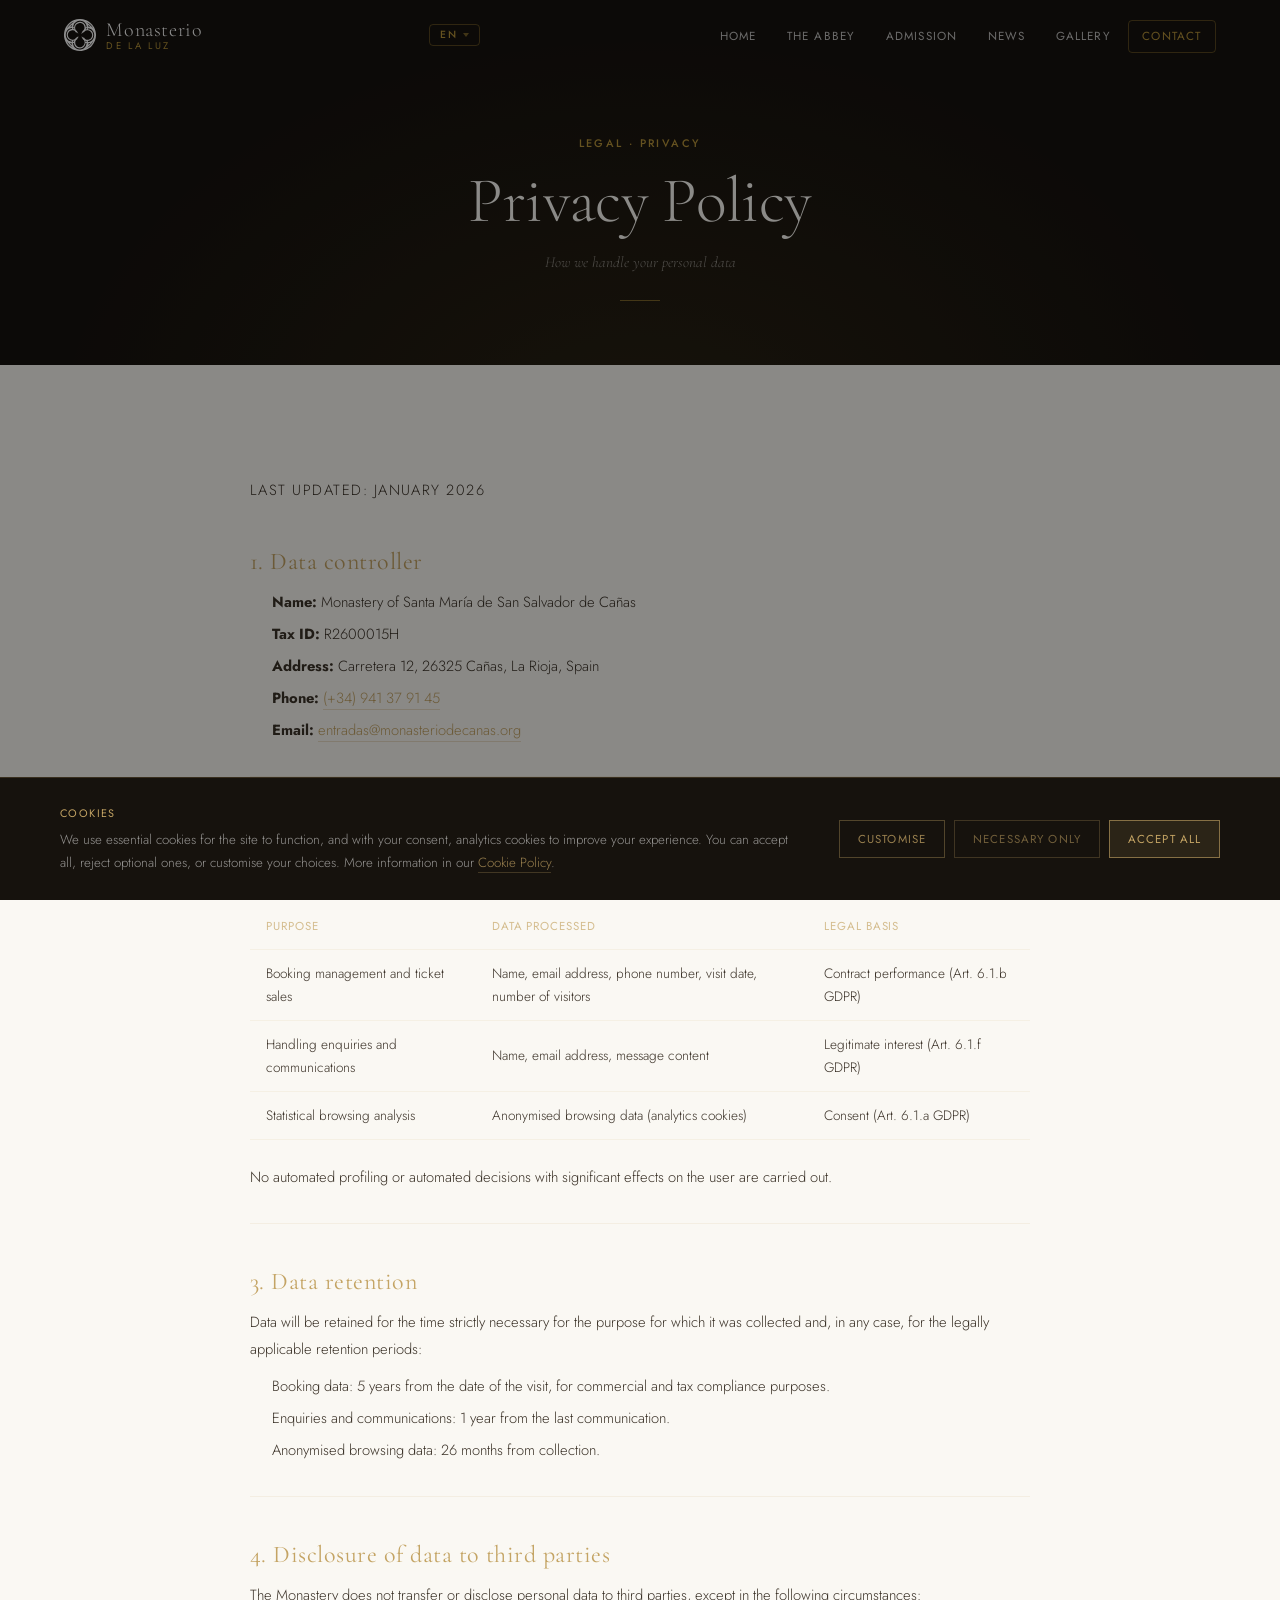
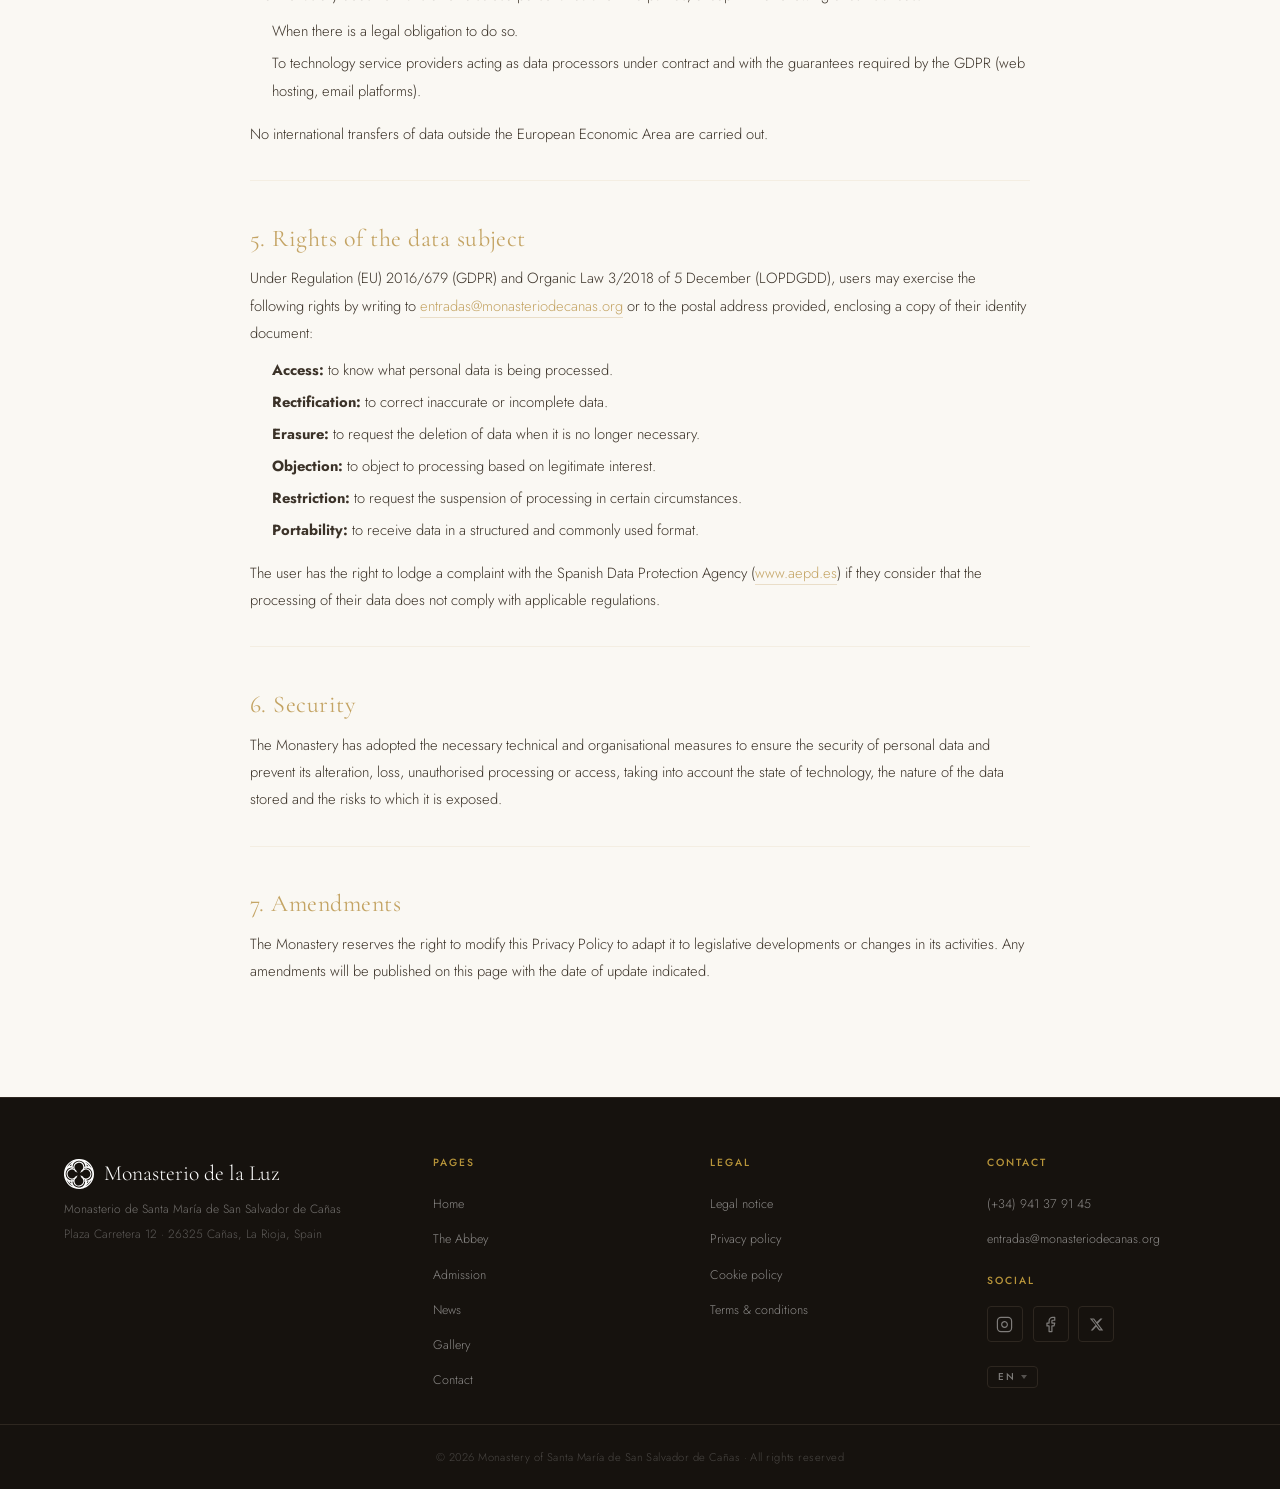
<file: privacidad.html>
<!DOCTYPE html>
<html lang="es">

<head>
  <meta charset="UTF-8">
  <meta name="viewport" content="width=device-width, initial-scale=1.0">
  <meta name="description" content="Política de privacidad del Monasterio de Santa María de San Salvador de Cañas.">
  <meta name="robots" content="noindex, follow">
  <title>Privacidad · Monasterio de la Luz</title>
  <link rel="icon" href="favicon.svg">
  <link rel="preconnect" href="https://fonts.googleapis.com">
  <link rel="preconnect" href="https://fonts.gstatic.com" crossorigin>
  <link
    href="https://fonts.googleapis.com/css2?family=Cormorant+Garamond:ital,wght@0,300;0,400;0,500;0,600;1,300;1,400&family=Jost:wght@300;400;500&display=swap"
    rel="stylesheet">
  <link rel="stylesheet" href="css/style.css">
  <style>
    .legal-body {
      max-width: 780px;
      margin: 0 auto;
    }

    .legal-body h2 {
      font-family: 'Cormorant Garamond', serif;
      font-size: clamp(1.2rem, 2.5vw, 1.5rem);
      font-weight: 400;
      color: #c4a464;
      margin: 2.8rem 0 0.8rem;
      letter-spacing: 0.02em;
    }

    .legal-body h2:first-child {
      margin-top: 0;
    }

    .legal-body p,
    .legal-body li {
      font-family: 'Jost', sans-serif;
      font-size: 0.92rem;
      font-weight: 300;
      line-height: 1.85;
      color: #3b3228;
    }

    .legal-body ul {
      padding-left: 1.4rem;
      margin: 0.6rem 0 1rem;
    }

    .legal-body li {
      margin-bottom: 0.3rem;
    }

    .legal-body a {
      color: #c4a464;
      text-decoration: none;
      border-bottom: 1px solid rgba(196, 164, 100, 0.3);
      transition: border-color 0.2s;
    }

    .legal-body a:hover {
      border-color: #c4a464;
    }

    .legal-updated {
      font-family: 'Jost', sans-serif;
      font-size: 0.72rem;
      letter-spacing: 0.1em;
      text-transform: uppercase;
      color: rgba(196, 164, 100, 0.4);
      margin-bottom: 2.5rem;
    }

    .legal-divider {
      border: none;
      border-top: 1px solid rgba(196, 164, 100, 0.12);
      margin: 2rem 0;
    }

    .legal-table {
      width: 100%;
      border-collapse: collapse;
      margin: 1rem 0 1.5rem;
    }

    .legal-table th,
    .legal-table td {
      font-family: 'Jost', sans-serif;
      font-size: 0.85rem;
      font-weight: 300;
      padding: 0.75rem 1rem;
      text-align: left;
      border-bottom: 1px solid rgba(196, 164, 100, 0.1);
      color: #3b3228;
    }

    .legal-table th {
      font-weight: 400;
      color: rgba(196, 164, 100, 0.7);
      font-size: 0.72rem;
      letter-spacing: 0.08em;
      text-transform: uppercase;
    }
  </style>
</head>

<body>
  <div id="nav-placeholder"></div>
  <main>

    <div class="page-hero" aria-label="Encabezado">
      <span class="page-hero-over" data-i18n="ph.priv.over">Legal · Privacidad</span>
      <h1 class="page-hero-title" data-i18n="ph.priv.title">Política de Privacidad</h1>
      <p class="page-hero-sub" data-i18n="ph.priv.sub">Cómo tratamos tus datos personales</p>
      <div class="page-hero-line" aria-hidden="true"></div>
    </div>

    <section class="section" aria-labelledby="privacidad-title">
      <div class="container">
        <div class="legal-body">

          <p class="legal-updated" data-i18n="leg.updated">Última actualización: enero de 2026</p>

          <h2 data-i18n="priv.s1">1. Responsable del tratamiento</h2>
          <ul>
            <li data-i18n="priv.s1.l1"><strong>Denominación:</strong> Monasterio de Santa María de San Salvador de Cañas</li>
            <li data-i18n="priv.s1.l2"><strong>CIF:</strong> R2600015H</li>
            <li data-i18n="priv.s1.l3"><strong>Domicilio:</strong> Carretera 12, 26325 Cañas, La Rioja, España</li>
            <li data-i18n="priv.s1.l4"><strong>Teléfono:</strong> <a href="tel:+34941379145">(+34) 941 37 91 45</a></li>
            <li data-i18n="priv.s1.l5"><strong>Correo electrónico:</strong> <a href="mailto:entradas@monasteriodecanas.org">entradas@monasteriodecanas.org</a></li>
          </ul>

          <hr class="legal-divider">

          <h2 data-i18n="priv.s2">2. Datos que recogemos y finalidad</h2>
          <p data-i18n="priv.s2.p">El Monasterio trata únicamente los datos personales estrictamente necesarios para cada finalidad. A continuación se detallan los tratamientos realizados:</p>

          <table class="legal-table">
            <thead>
              <tr>
                <th data-i18n="priv.s2.th1">Finalidad</th>
                <th data-i18n="priv.s2.th2">Datos tratados</th>
                <th data-i18n="priv.s2.th3">Base legal</th>
              </tr>
            </thead>
            <tbody>
              <tr>
                <td data-i18n="priv.s2.r1c1">Gestión de reservas y venta de entradas</td>
                <td data-i18n="priv.s2.r1c2">Nombre, correo electrónico, teléfono, fecha de visita, número de personas</td>
                <td data-i18n="priv.s2.r1c3">Ejecución de contrato (art. 6.1.b RGPD)</td>
              </tr>
              <tr>
                <td data-i18n="priv.s2.r2c1">Atención de consultas y comunicaciones</td>
                <td data-i18n="priv.s2.r2c2">Nombre, correo electrónico, contenido del mensaje</td>
                <td data-i18n="priv.s2.r2c3">Interés legítimo (art. 6.1.f RGPD)</td>
              </tr>
              <tr>
                <td data-i18n="priv.s2.r3c1">Análisis estadístico de navegación</td>
                <td data-i18n="priv.s2.r3c2">Datos de navegación anonimizados (cookies analíticas)</td>
                <td data-i18n="priv.s2.r3c3">Consentimiento (art. 6.1.a RGPD)</td>
              </tr>
            </tbody>
          </table>

          <p data-i18n="priv.s2.p2">No se realizan elaboraciones de perfiles automáticas ni decisiones automatizadas con efectos significativos sobre el usuario.</p>

          <hr class="legal-divider">

          <h2 data-i18n="priv.s3">3. Conservación de los datos</h2>
          <p data-i18n="priv.s3.p">Los datos se conservarán durante el tiempo estrictamente necesario para la finalidad para la que fueron recogidos y, en todo caso, durante los plazos legales que resulten de aplicación:</p>
          <ul>
            <li data-i18n="priv.s3.l1">Datos de reservas: 5 años desde la realización de la visita, a efectos de obligaciones mercantiles y fiscales.</li>
            <li data-i18n="priv.s3.l2">Consultas y comunicaciones: 1 año desde la última comunicación.</li>
            <li data-i18n="priv.s3.l3">Datos de navegación anonimizados: 26 meses desde su registro.</li>
          </ul>

          <hr class="legal-divider">

          <h2 data-i18n="priv.s4">4. Comunicación de datos a terceros</h2>
          <p data-i18n="priv.s4.p1">El Monasterio no cede ni comunica datos personales a terceros, salvo en los siguientes supuestos:</p>
          <ul>
            <li data-i18n="priv.s4.l1">Cuando exista obligación legal que lo requiera.</li>
            <li data-i18n="priv.s4.l2">A proveedores de servicios tecnológicos que actúan como encargados del tratamiento bajo contrato y con las garantías exigidas por el RGPD (alojamiento web, plataformas de correo electrónico).</li>
          </ul>
          <p data-i18n="priv.s4.p2">No se realizan transferencias internacionales de datos fuera del Espacio Económico Europeo.</p>

          <hr class="legal-divider">

          <h2 data-i18n="priv.s5">5. Derechos del interesado</h2>
          <p data-i18n="priv.s5.p1">En virtud del Reglamento (UE) 2016/679 (RGPD) y la Ley Orgánica 3/2018, de 5 de diciembre (LOPDGDD), el usuario puede ejercer los siguientes derechos dirigiéndose por escrito a <a href="mailto:entradas@monasteriodecanas.org">entradas@monasteriodecanas.org</a> o a la dirección postal indicada, adjuntando copia de su documento de identidad:</p>
          <ul>
            <li data-i18n="priv.s5.l1"><strong>Acceso:</strong> conocer qué datos personales se tratan.</li>
            <li data-i18n="priv.s5.l2"><strong>Rectificación:</strong> corregir datos inexactos o incompletos.</li>
            <li data-i18n="priv.s5.l3"><strong>Supresión:</strong> solicitar la eliminación de los datos cuando ya no sean necesarios.</li>
            <li data-i18n="priv.s5.l4"><strong>Oposición:</strong> oponerse al tratamiento basado en interés legítimo.</li>
            <li data-i18n="priv.s5.l5"><strong>Limitación:</strong> solicitar la suspensión del tratamiento en determinadas circunstancias.</li>
            <li data-i18n="priv.s5.l6"><strong>Portabilidad:</strong> recibir los datos en formato estructurado y de uso común.</li>
          </ul>
          <p data-i18n="priv.s5.p2">El usuario tiene derecho a presentar una reclamación ante la Agencia Española de Protección de Datos (<a href="https://www.aepd.es" target="_blank" rel="noopener noreferrer">www.aepd.es</a>) si considera que el tratamiento de sus datos no es conforme a la normativa vigente.</p>

          <hr class="legal-divider">

          <h2 data-i18n="priv.s6">6. Seguridad</h2>
          <p data-i18n="priv.s6.p">El Monasterio ha adoptado las medidas técnicas y organizativas necesarias para garantizar la seguridad de los datos personales y evitar su alteración, pérdida, tratamiento o acceso no autorizados, habida cuenta del estado de la tecnología, la naturaleza de los datos almacenados y los riesgos a que están expuestos.</p>

          <hr class="legal-divider">

          <h2 data-i18n="priv.s7">7. Modificaciones</h2>
          <p data-i18n="priv.s7.p">El Monasterio se reserva el derecho a modificar esta Política de Privacidad para adaptarla a novedades legislativas o cambios en sus actividades. Cualquier modificación será publicada en esta misma página con indicación de la fecha de actualización.</p>

        </div>
      </div>
    </section>

  </main>

  <div id="footer-placeholder"></div>
  <script src="js/nav-footer.js"></script>
  <script src="js/i18n.js"></script>
  <script src="js/shared.js"></script>
  <script src="js/cookies-banner.js"></script>
</body>

</html>
</file>
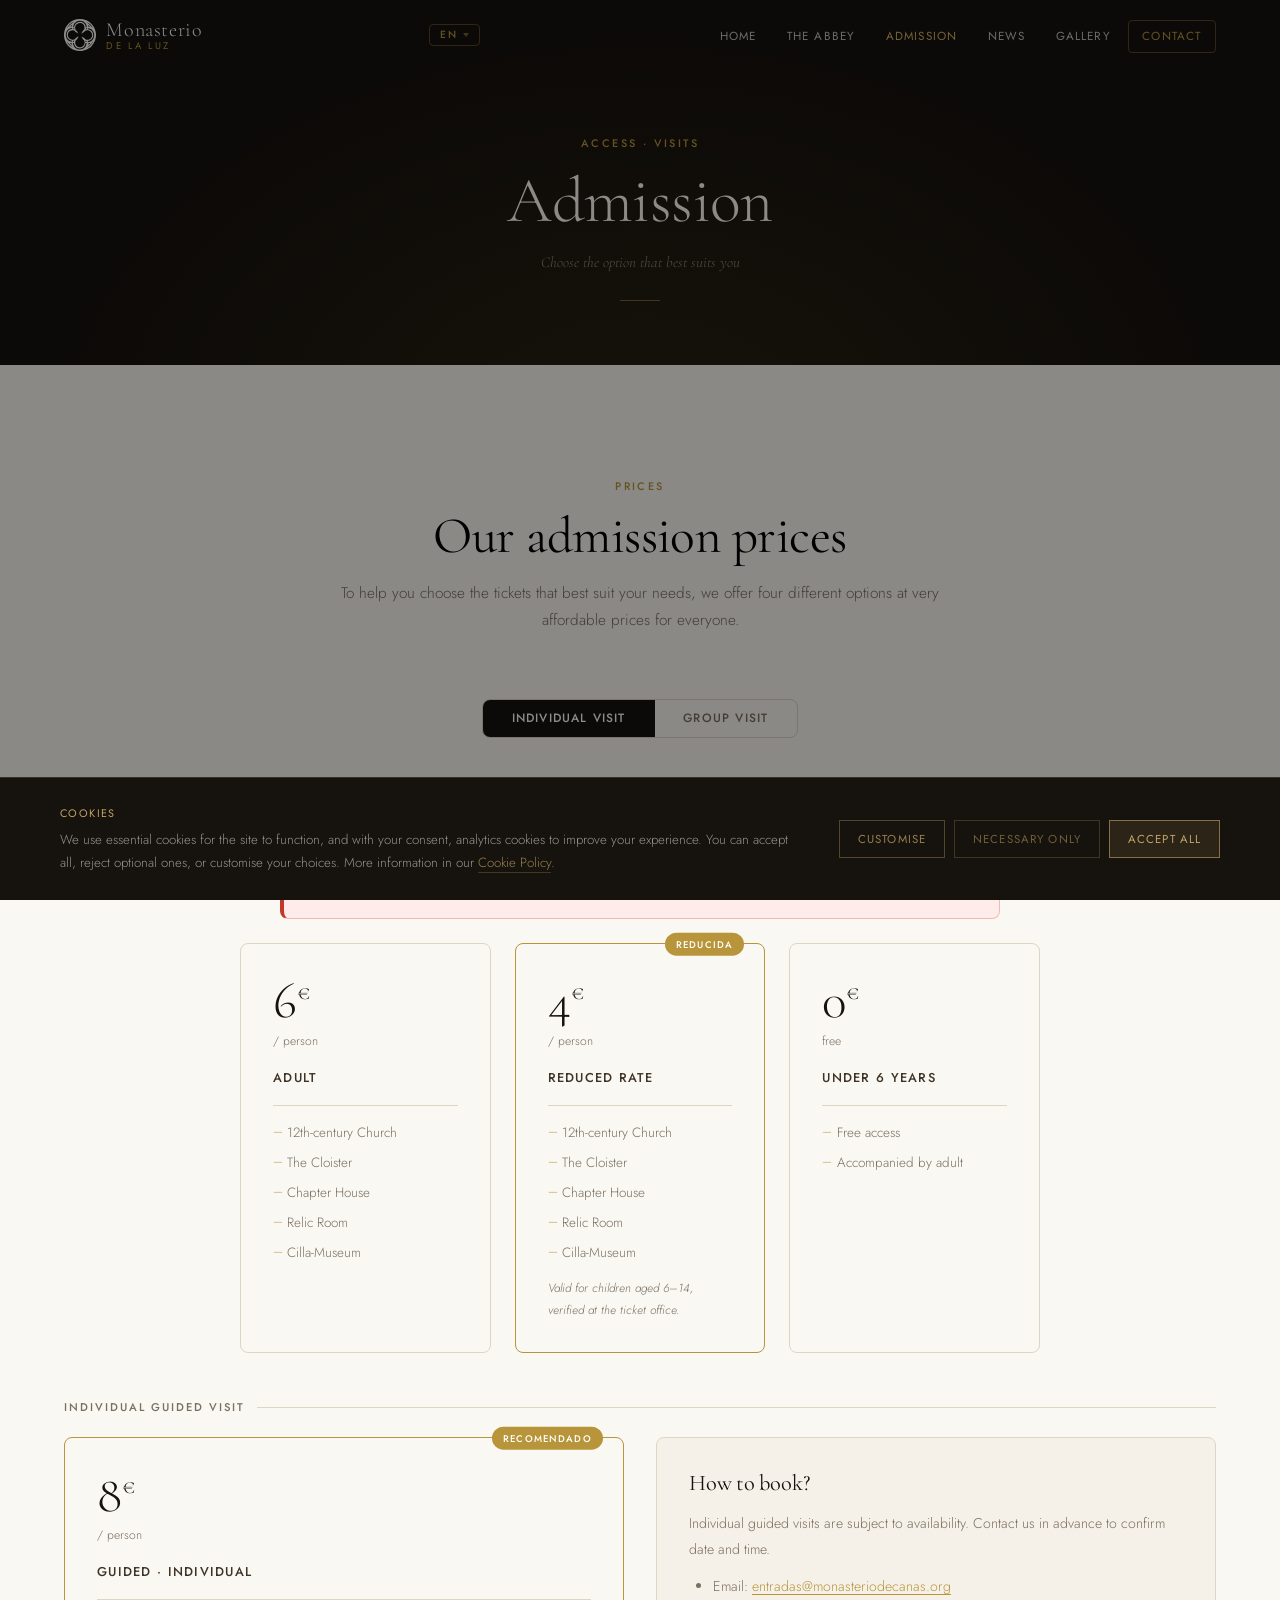
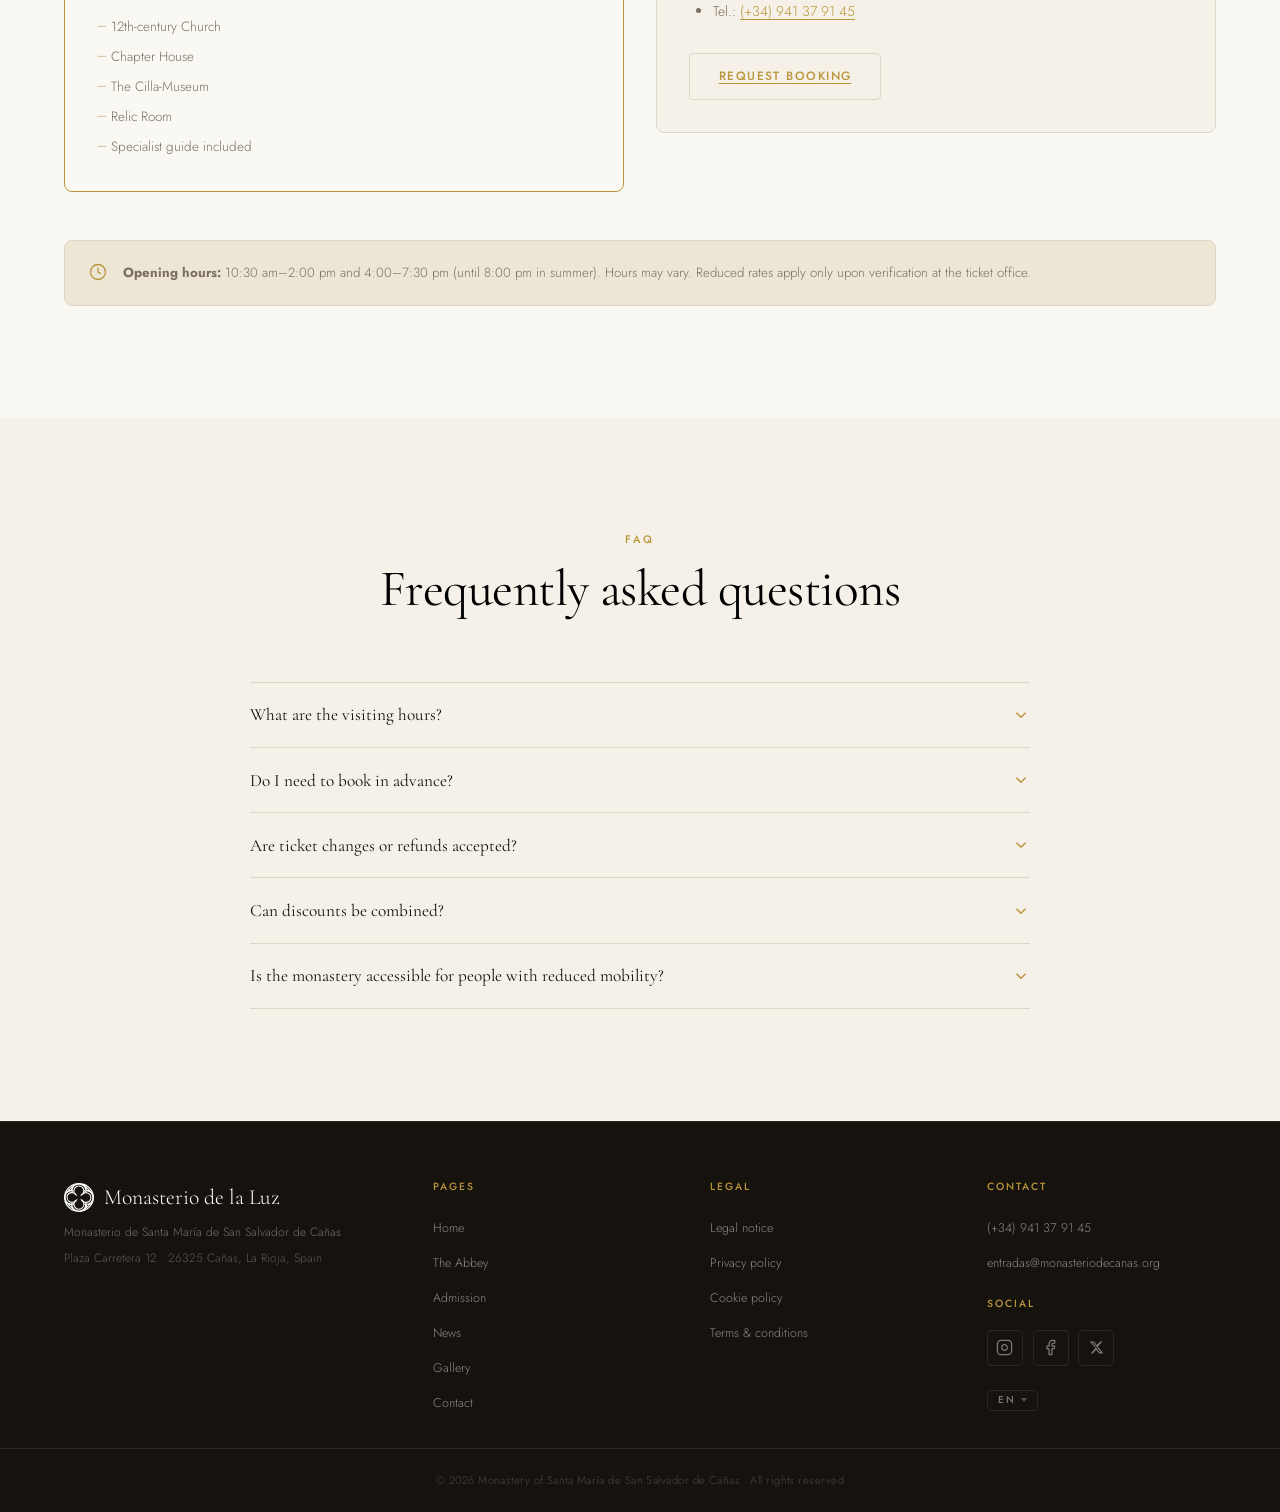
<file: tarifas.html>
<!DOCTYPE html>
<html lang="es">

<head>
  <meta charset="UTF-8">
  <meta name="viewport" content="width=device-width, initial-scale=1.0">
  <title>Tarifas y Horarios de Visita | Monasterio de Cañas, La Rioja</title>
  <meta name="description"
    content="Entradas al Monasterio de Cañas desde 4€: adulto, reducida, grupos y visitas guiadas en La Rioja. ¡Reserva tu plaza y vive 8 siglos de historia!">
  <meta name="keywords"
    content="tarifas Monasterio de Cañas, precios entradas monasterio La Rioja, horarios visita Cañas, visita guiada Monasterio Cañas, grupos monasterio La Rioja">
  <meta name="author" content="Monasterio de Cañas">
  <meta name="robots" content="index, follow, max-image-preview:large, max-snippet:-1">
  <meta name="theme-color" content="#8b6f3f">
  <meta name="geo.region" content="ES-LO">
  <meta name="geo.placename" content="Cañas, La Rioja">
  <meta name="geo.position" content="42.4280;-2.9244">
  <meta name="ICBM" content="42.4280, -2.9244">

  <link rel="canonical" href="https://monasteriodecanas.org/tarifas.html">

  <meta property="og:type" content="website">
  <meta property="og:url" content="https://monasteriodecanas.org/tarifas.html">
  <meta property="og:title" content="Tarifas y Horarios de Visita | Monasterio de Cañas, La Rioja">
  <meta property="og:description" content="Entradas al Monasterio de Cañas desde 4€: adulto, reducida, grupos y visitas guiadas en La Rioja. ¡Reserva tu plaza!">
  <meta property="og:image" content="https://monasteriodecanas.org/assets/img/monasterio-exterior.webp">
  <meta property="og:image:type" content="image/webp">
  <meta property="og:image:width" content="1200">
  <meta property="og:image:height" content="630">
  <meta property="og:image:alt" content="Monasterio de Cañas — Tarifas de visita">
  <meta property="og:locale" content="es_ES">
  <meta property="og:site_name" content="Monasterio de Cañas">

  <meta name="twitter:card" content="summary_large_image">
  <meta name="twitter:title" content="Tarifas y Horarios | Monasterio de Cañas">
  <meta name="twitter:description" content="Entradas desde 4€ al Monasterio de Cañas. Adulto, reducida, grupos y visitas guiadas. ¡Reserva tu plaza!">
  <meta name="twitter:image" content="https://monasteriodecanas.org/assets/img/monasterio-exterior.webp">

  <link rel="icon" href="favicon.svg">
  <link rel="manifest" href="site.webmanifest">

  <link rel="preconnect" href="https://fonts.googleapis.com">
  <link rel="preconnect" href="https://fonts.gstatic.com" crossorigin>
  <link
    href="https://fonts.googleapis.com/css2?family=Cormorant+Garamond:ital,wght@0,300;0,400;0,500;0,600;1,300;1,400&family=Jost:wght@300;400;500&display=swap"
    rel="stylesheet">
  <link rel="stylesheet" href="css/style.css">

  <script type="application/ld+json">
  {
    "@context": "https://schema.org",
    "@graph": [
      {
        "@type": "BreadcrumbList",
        "itemListElement": [
          { "@type": "ListItem", "position": 1, "name": "Inicio", "item": "https://monasteriodecanas.org/" },
          { "@type": "ListItem", "position": 2, "name": "Tarifas", "item": "https://monasteriodecanas.org/tarifas.html" }
        ]
      },
      {
        "@type": "PriceSpecification",
        "name": "Entrada Adulto",
        "price": "6.00",
        "priceCurrency": "EUR"
      },
      {
        "@type": "PriceSpecification",
        "name": "Tarifa Reducida (6-14 años)",
        "price": "4.00",
        "priceCurrency": "EUR"
      },
      {
        "@type": "Offer",
        "name": "Visita al Monasterio de Cañas",
        "url": "https://monasteriodecanas.org/tarifas.html",
        "priceCurrency": "EUR",
        "price": "6.00",
        "availability": "https://schema.org/InStock",
        "category": "Entrada turística",
        "seller": {
          "@type": "Organization",
          "name": "Monasterio de Cañas",
          "url": "https://monasteriodecanas.org/"
        }
      }
    ]
  }
  </script>
  <style>
    @media (max-width: 640px) {
      div[style*="grid-template-columns:1fr 1fr"] {
        grid-template-columns: 1fr !important;
      }
    }
  </style>
</head>

<body>
  <div id="nav-placeholder"></div>
  <main>

    <div class="page-hero" aria-label="Encabezado">
      <span class="page-hero-over" data-i18n="ph.rates.over">Acceso · Visitas</span>
      <h1 class="page-hero-title" data-i18n="ph.rates.title">Tarifas</h1>
      <p class="page-hero-sub" data-i18n="ph.rates.sub">Elige la modalidad que mejor se adapta a ti</p>
      <div class="page-hero-line" aria-hidden="true"></div>
    </div>

    <section class="section" aria-labelledby="rates-main-title">
      <div class="container">

        <div class="sec-header reveal">
          <span class="sec-over" data-i18n="tr.over">Precios</span>
          <h2 class="sec-title" id="rates-main-title" data-i18n="tr.title">Nuestras tarifas</h2>
          <p class="sec-desc" data-i18n="tr.desc">Para que puedas elegir las entradas que mejor se adapten a tus
            necesidades, ofrecemos cuatro opciones diferentes con precios muy asequibles para todos.</p>
        </div>

        <div class="rates-toggle reveal" role="group" aria-label="Tipo de visita">
          <button class="rtoggle-btn active" data-group="individual" aria-pressed="true" data-i18n="tr.tog.ind">Visita
            Individual</button>
          <button class="rtoggle-btn" data-group="grupal" aria-pressed="false" data-i18n="tr.tog.grp">Visita en
            Grupo</button>
        </div>

        <!-- INDIVIDUAL -->
        <div class="rates-group active" id="rates-individual">
          <div class="rates-table-section reveal">
            <h3 class="rates-table-title" data-i18n="tr.sec.ng">Visitas No Guiadas</h3>
            <div class="rates-section-alert" role="note">
              <svg class="rates-section-alert__icon" viewBox="0 0 24 24" aria-hidden="true" focusable="false">
                <circle cx="12" cy="12" r="10" fill="none" stroke="currentColor" stroke-width="2"/>
                <line x1="12" y1="7" x2="12" y2="13" stroke="currentColor" stroke-width="2" stroke-linecap="round"/>
                <circle cx="12" cy="16.5" r="1.2" fill="currentColor"/>
              </svg>
              <span data-i18n="tr.adult.note">ATENCIÓN: Visitas por libre, no es necesario reservar con antelación. Las entradas se pueden adquirir directamente en taquillas del Monasterio el día de su visita.</span>
            </div>
            <div class="rates-cards">
              <article class="rate-card">
                <div class="rate-price"><span class="rate-price-num">6<sup>€</sup></span><span class="rate-price-unit" data-i18n="tr.unit.person">/ persona</span></div>
                <div class="rate-name" data-i18n="tr.adult">Adulto</div>
                <ul class="rate-includes">
                  <li data-i18n="tr.inc.church">Iglesia del siglo XII</li>
                  <li data-i18n="tr.inc.cloister">El Claustro</li>
                  <li data-i18n="tr.inc.chapter">Sala Capitular</li>
                  <li data-i18n="tr.inc.relics">Sala de Reliquias</li>
                  <li data-i18n="tr.inc.museum">Cilla-Museo</li>
                </ul>
              </article>
              <article class="rate-card reduced">
                <div class="rate-price"><span class="rate-price-num">4<sup>€</sup></span><span class="rate-price-unit" data-i18n="tr.unit.person">/ persona</span></div>
                <div class="rate-name" data-i18n="tr.reduced">Tarifa Reducida</div>
                <ul class="rate-includes">
                  <li data-i18n="tr.inc.church">Iglesia del siglo XII</li>
                  <li data-i18n="tr.inc.cloister">El Claustro</li>
                  <li data-i18n="tr.inc.chapter">Sala Capitular</li>
                  <li data-i18n="tr.inc.relics">Sala de Reliquias</li>
                  <li data-i18n="tr.inc.museum">Cilla-Museo</li>
                </ul>
                <p class="rate-note" data-i18n="tr.red.note">Válido para menores de 6 a 14 años acreditados en taquilla.
                </p>
              </article>
              <article class="rate-card">
                <div class="rate-price"><span class="rate-price-num">0<sup>€</sup></span><span class="rate-price-unit"
                    data-i18n="tr.free.acc">gratuito</span></div>
                <div class="rate-name" data-i18n="tr.free">Menores de 6 años</div>
                <ul class="rate-includes">
                  <li data-i18n="tr.inc.free">Acceso libre</li>
                  <li data-i18n="tr.inc.adult">Acompañado de adulto</li>
                </ul>
              </article>
            </div>
          </div>

          <div class="rates-table-section reveal">
            <h3 class="rates-table-title" data-i18n="tr.sec.g">Visita Guiada Individual</h3>
            <div style="display:grid;grid-template-columns:1fr 1fr;gap:2rem;align-items:start;">
              <article class="rate-card featured">
                <div class="rate-price"><span class="rate-price-num">8<sup>€</sup></span><span class="rate-price-unit" data-i18n="tr.unit.person">/ persona</span></div>
                <div class="rate-name" data-i18n="tr.guided.ind">Guiada · Individual</div>
                <ul class="rate-includes">
                  <li data-i18n="tr.inc.church">Iglesia del siglo XII</li>
                  <li data-i18n="tr.inc.chapter">La Sala Capitular</li>
                  <li data-i18n="tr.inc.cilla">La Cilla‑Museo</li>
                  <li data-i18n="tr.inc.relics">Sala de Reliquias</li>
                  <li data-i18n="tr.inc.guide">Guía especializado incluido</li>
                </ul>
              </article>
              <div class="rates-info-box">
                <h3 data-i18n="tr.book.title">¿Cómo reservar?</h3>
                <p data-i18n="tr.book.p">Las visitas guiadas individuales están sujetas a disponibilidad. Contacta con
                  nosotros con antelación para confirmar fecha y hora.</p>
                <ul>
                  <li>Email: <a href="mailto:entradas@monasteriodecanas.org">entradas@monasteriodecanas.org</a></li>
                  <li>Tel.: <a href="tel:+34941379145">(+34) 941 37 91 45</a></li>
                </ul>
                <a href="contacto.html" class="btn btn-outline" data-i18n="tr.reserve.btn">Solicitar reserva</a>
              </div>
            </div>
          </div>
        </div>

        <!-- GRUPAL -->
        <div class="rates-group" id="rates-grupal" hidden>
          <div class="rates-table-section reveal">
            <h3 class="rates-table-title" data-i18n="tr.sec.gng">Visita No Guiada · Grupos</h3>
            <div class="rates-cards">
              <article class="rate-card">
                <div class="rate-price"><span class="rate-price-num">5<sup>€</sup></span><span class="rate-price-unit" data-i18n="tr.unit.person">/ persona</span></div>
                <div class="rate-name" data-i18n="tr.grp.25p">Grupos + 25 personas</div>
                <ul class="rate-includes">
                  <li data-i18n="tr.inc.church">Iglesia del siglo XII</li>
                  <li data-i18n="tr.inc.cloister">El Claustro</li>
                  <li data-i18n="tr.inc.chapter">Sala Capitular</li>
                  <li data-i18n="tr.inc.relics">Sala de Reliquias</li>
                  <li data-i18n="tr.inc.museum">Cilla-Museo</li>
                </ul>
              </article>
              <article class="rate-card reduced">
                <div class="rate-price"><span class="rate-price-num">125<sup>€</sup></span><span
                    class="rate-price-unit" data-i18n="tr.unit.group">/ grupo</span></div>
                <div class="rate-name" data-i18n="tr.grp.25m">Grupos − 25 personas</div>
                <ul class="rate-includes">
                  <li data-i18n="tr.inc.church">Iglesia del siglo XII</li>
                  <li data-i18n="tr.inc.cloister">El Claustro</li>
                  <li data-i18n="tr.inc.chapter">Sala Capitular</li>
                  <li data-i18n="tr.inc.relics">Sala de Reliquias</li>
                  <li data-i18n="tr.inc.museum">Cilla-Museo</li>
                </ul>
              </article>
            </div>
          </div>

          <div class="rates-table-section reveal">
            <h3 class="rates-table-title" data-i18n="tr.sec.gg">Suplemento Visita Guiada · Grupos</h3>
            <div style="display:grid;grid-template-columns:1fr 1fr;gap:2rem;align-items:start;">
              <article class="rate-card featured">
                <div class="rate-price"><span class="rate-price-num">+50<sup>€</sup></span><span
                    class="rate-price-unit" data-i18n="tr.unit.supp">suplemento al precio de grupo</span></div>
                <div class="rate-name" data-i18n="tr.supp.guide">Guía incluido</div>
                <ul class="rate-includes">
                  <li data-i18n="tr.inc.church">Iglesia del siglo XII</li>
                  <li data-i18n="tr.inc.chapter">La Sala Capitular</li>
                  <li data-i18n="tr.inc.cilla">La Cilla‑Museo</li>
                  <li data-i18n="tr.inc.relics">Sala de Reliquias</li>
                  <li data-i18n="tr.inc.guide">Guía especializado incluido</li>
                </ul>
              </article>
              <div class="rates-info-box">
                <h3 data-i18n="tr.grp.title">Reservas de grupos</h3>
                <p data-i18n="tr.grp.p">Para la gestión y reserva de grupos, es necesario contactar previamente.</p>
                <ul>
                  <li>Email: <a href="mailto:entradas@monasteriodecanas.org">entradas@monasteriodecanas.org</a></li>
                  <li>Tel.: <a href="tel:+34941379145">(+34) 941 37 91 45</a></li>
                </ul>
                <p data-i18n="tr.grp.p2">La falta de confirmación puede entenderse como cancelación de la reserva.</p>
                <a href="contacto.html" class="btn btn-outline" data-i18n="tr.grp.btn">Reservar grupo</a>
              </div>
            </div>
          </div>
        </div>

        <div class="rates-note-bar reveal">
          <svg width="18" height="18" viewBox="0 0 24 24" fill="none" stroke="currentColor" stroke-width="1.7"
            aria-hidden="true">
            <circle cx="12" cy="12" r="10" />
            <polyline points="12 6 12 12 16 14" />
          </svg>
          <p data-i18n="tr.note.txt"></p>
        </div>

      </div>
    </section>

    <!-- FAQ -->
    <section class="section section--alt" aria-labelledby="faq-rates-title">
      <div class="container">
        <div class="sec-header reveal">
          <span class="sec-over" data-i18n="tr.faq.over">Dudas</span>
          <h2 class="sec-title" id="faq-rates-title" data-i18n="tr.faq.title">Preguntas frecuentes</h2>
        </div>
        <div class="faq-list">
          <div class="faq-item reveal">
            <button class="faq-q" aria-expanded="false" aria-controls="faq-t1" id="faq-bt1">
              <span data-i18n="tr.faq.q1">¿Cuáles son los horarios de visita?</span>
              <svg width="18" height="18" viewBox="0 0 24 24" fill="none" stroke="currentColor" stroke-width="2"
                aria-hidden="true">
                <polyline points="6 9 12 15 18 9" />
              </svg>
            </button>
            <div class="faq-a" id="faq-t1" hidden data-i18n="tr.faq.a1"></div>
          </div>
          <div class="faq-item reveal">
            <button class="faq-q" aria-expanded="false" aria-controls="faq-t2" id="faq-bt2">
              <span data-i18n="tr.faq.q2">¿Necesito reserva previa para visitar?</span>
              <svg width="18" height="18" viewBox="0 0 24 24" fill="none" stroke="currentColor" stroke-width="2"
                aria-hidden="true">
                <polyline points="6 9 12 15 18 9" />
              </svg>
            </button>
            <div class="faq-a" id="faq-t2" hidden data-i18n="tr.faq.a2"></div>
          </div>
          <div class="faq-item reveal">
            <button class="faq-q" aria-expanded="false" aria-controls="faq-t3" id="faq-bt3">
              <span data-i18n="tr.faq.q3">¿Se admiten cambios o devoluciones?</span>
              <svg width="18" height="18" viewBox="0 0 24 24" fill="none" stroke="currentColor" stroke-width="2"
                aria-hidden="true">
                <polyline points="6 9 12 15 18 9" />
              </svg>
            </button>
            <div class="faq-a" id="faq-t3" hidden data-i18n="tr.faq.a3"></div>
          </div>
          <div class="faq-item reveal">
            <button class="faq-q" aria-expanded="false" aria-controls="faq-t4" id="faq-bt4">
              <span data-i18n="tr.faq.q4">¿Los descuentos son acumulables?</span>
              <svg width="18" height="18" viewBox="0 0 24 24" fill="none" stroke="currentColor" stroke-width="2"
                aria-hidden="true">
                <polyline points="6 9 12 15 18 9" />
              </svg>
            </button>
            <div class="faq-a" id="faq-t4" hidden data-i18n="tr.faq.a4"></div>
          </div>
          <div class="faq-item reveal">
            <button class="faq-q" aria-expanded="false" aria-controls="faq-t5" id="faq-bt5">
              <span data-i18n="tr.faq.q5">¿El monasterio tiene accesibilidad para personas con movilidad
                reducida?</span>
              <svg width="18" height="18" viewBox="0 0 24 24" fill="none" stroke="currentColor" stroke-width="2"
                aria-hidden="true">
                <polyline points="6 9 12 15 18 9" />
              </svg>
            </button>
            <div class="faq-a" id="faq-t5" hidden data-i18n="tr.faq.a5"></div>
          </div>
        </div>
      </div>
    </section>

  </main>
  <div id="footer-placeholder"></div>
  <script src="js/nav-footer.js"></script>
  <script src="js/i18n.js"></script>
  <script src="js/shared.js"></script>
  <script src="js/cookies-banner.js"></script>
  <script>
    const rToggleBtns = document.querySelectorAll('.rtoggle-btn');
    const rGroups = document.querySelectorAll('.rates-group');
    rToggleBtns.forEach(btn => {
      btn.addEventListener('click', () => {
        const group = btn.dataset.group;
        rToggleBtns.forEach(b => { b.classList.remove('active'); b.setAttribute('aria-pressed', 'false'); });
        rGroups.forEach(g => { g.classList.remove('active'); g.hidden = true; });
        btn.classList.add('active'); btn.setAttribute('aria-pressed', 'true');
        const ag = document.getElementById('rates-' + group);
        if (ag) { ag.classList.add('active'); ag.hidden = false; }
      });
    });
  </script>
</body>

</html>
</file>
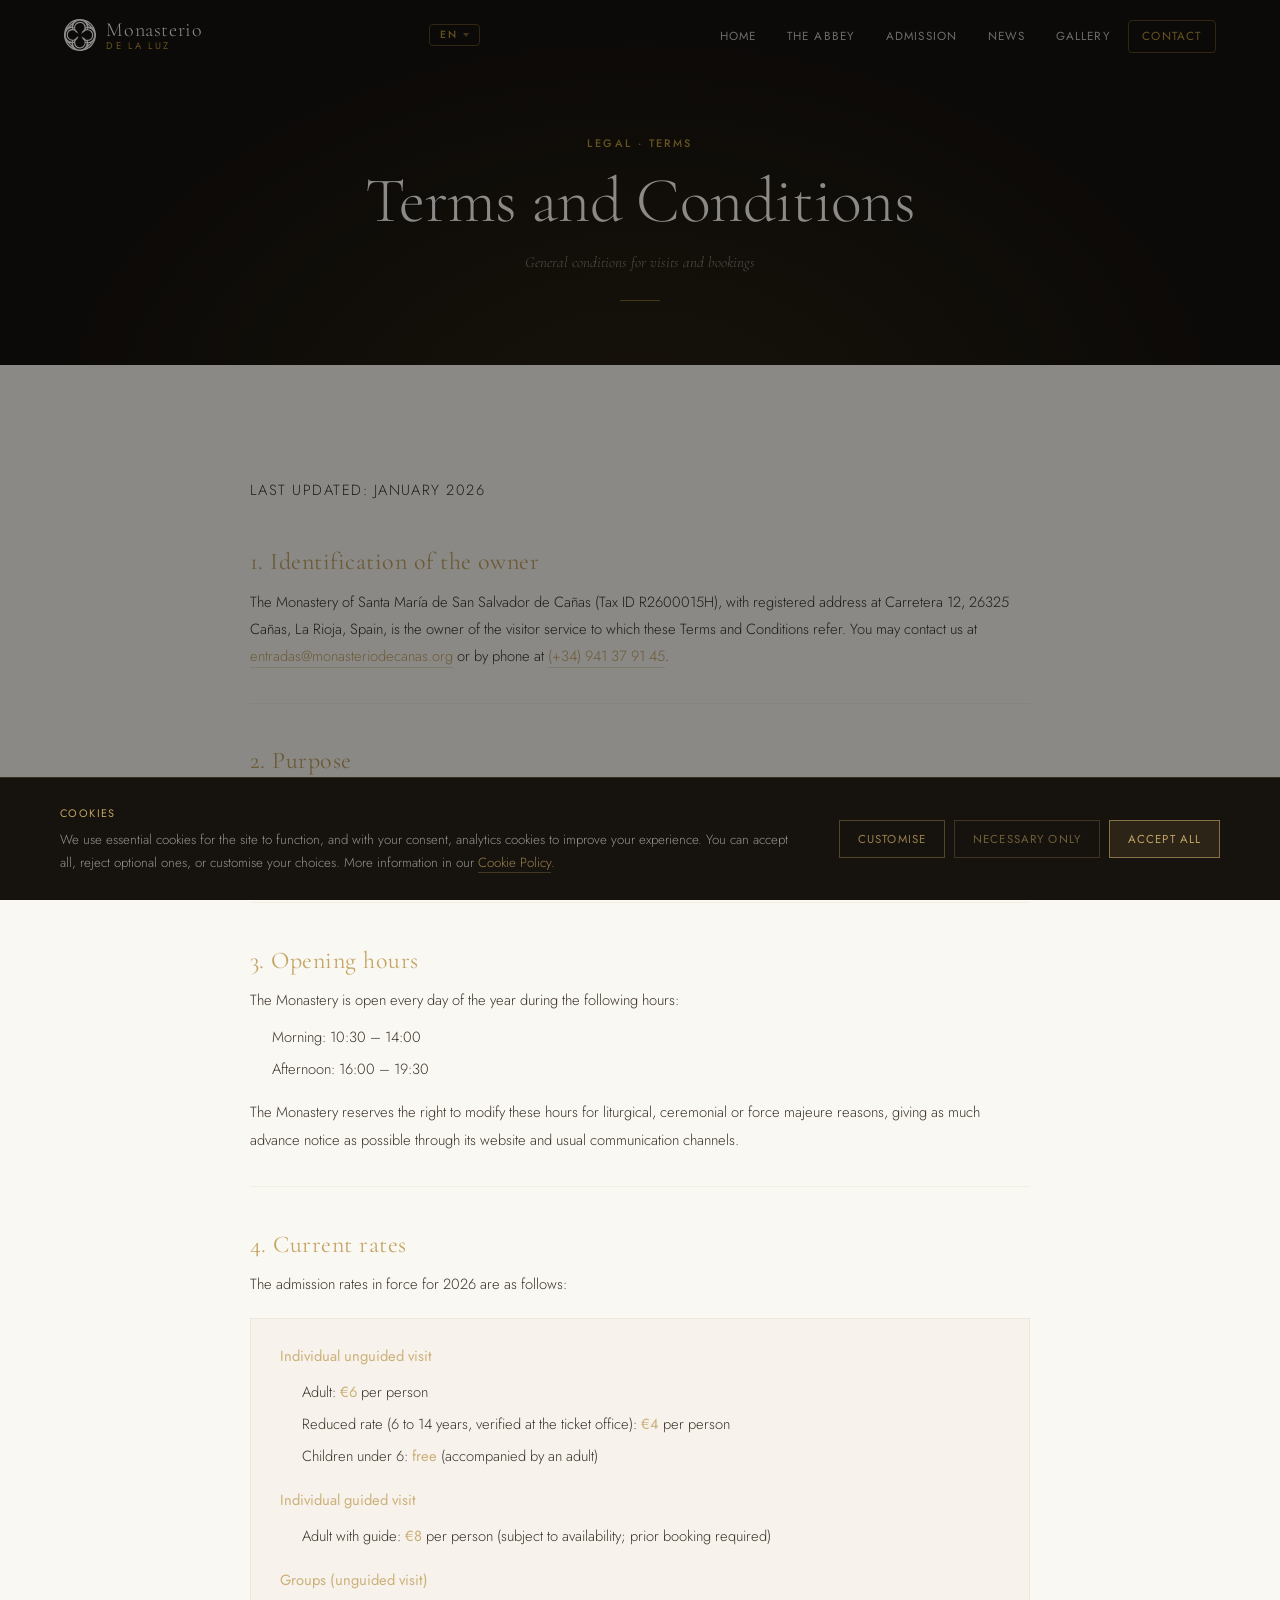
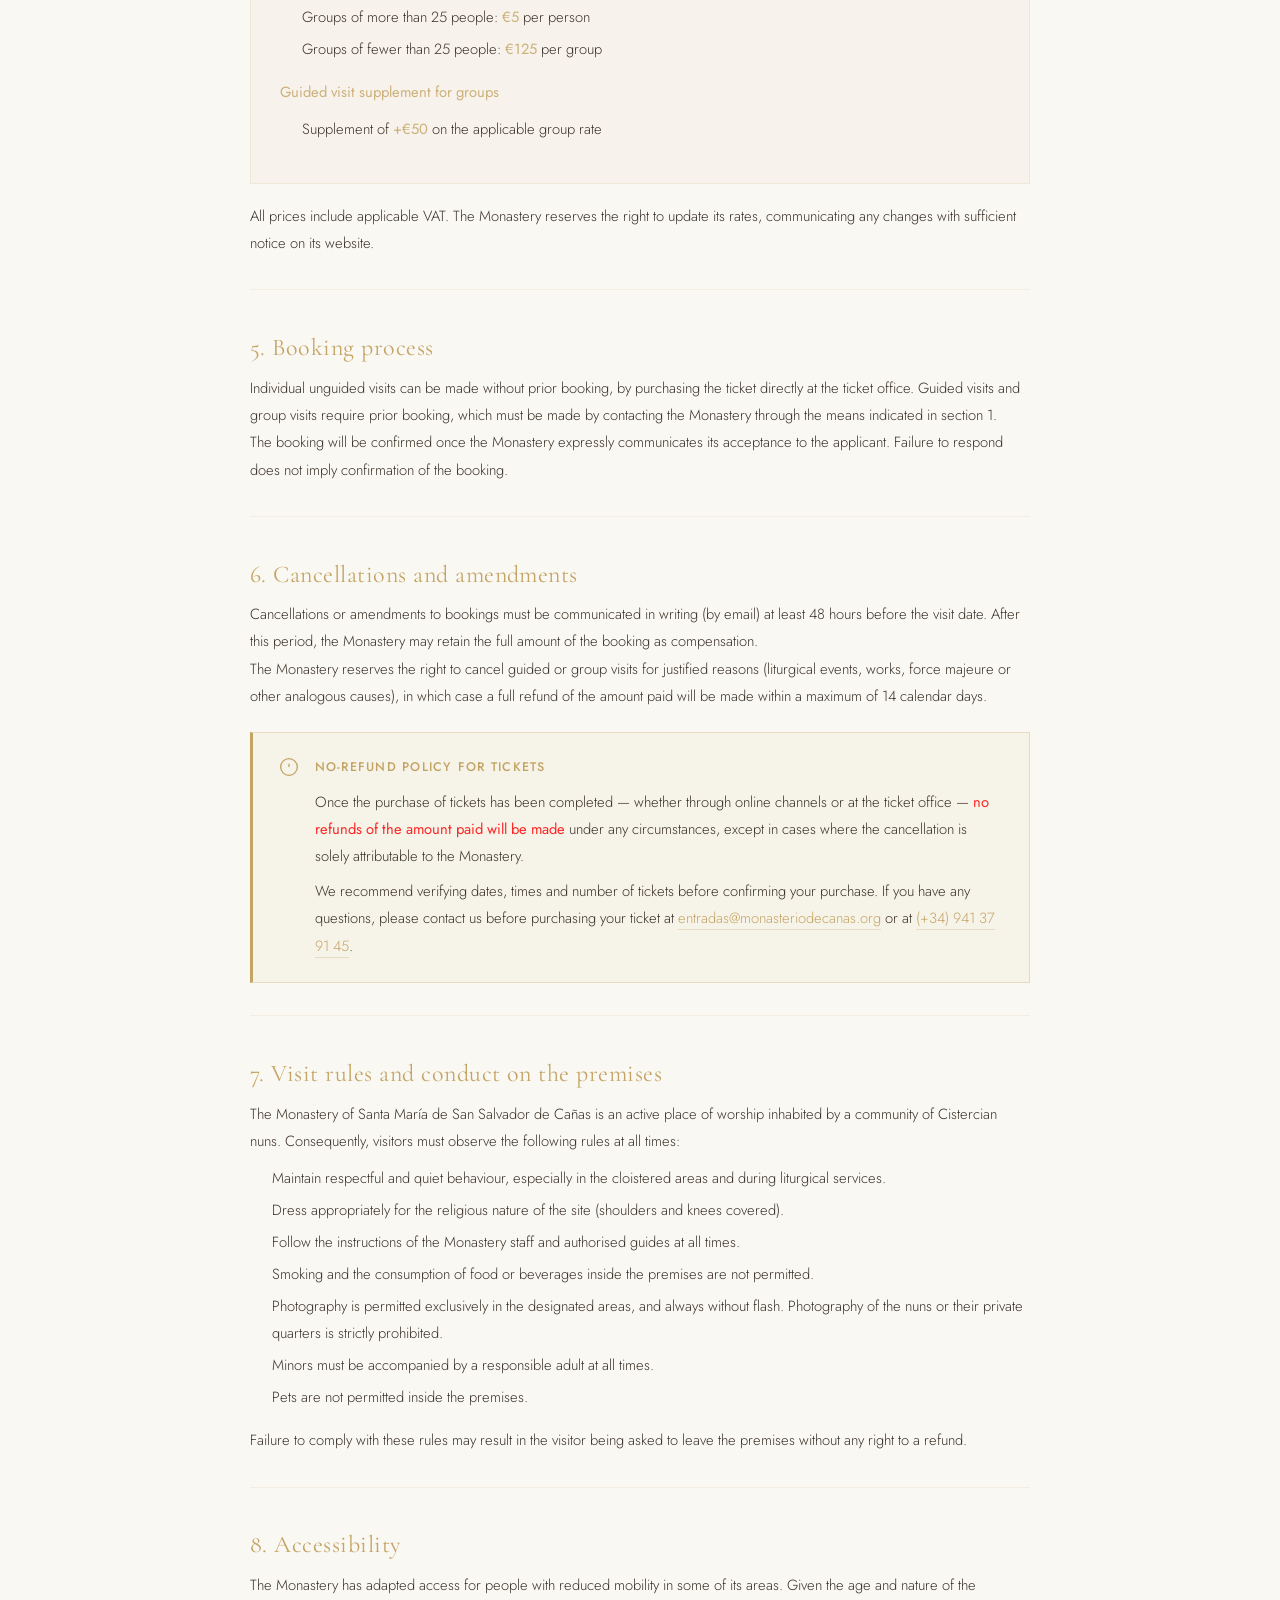
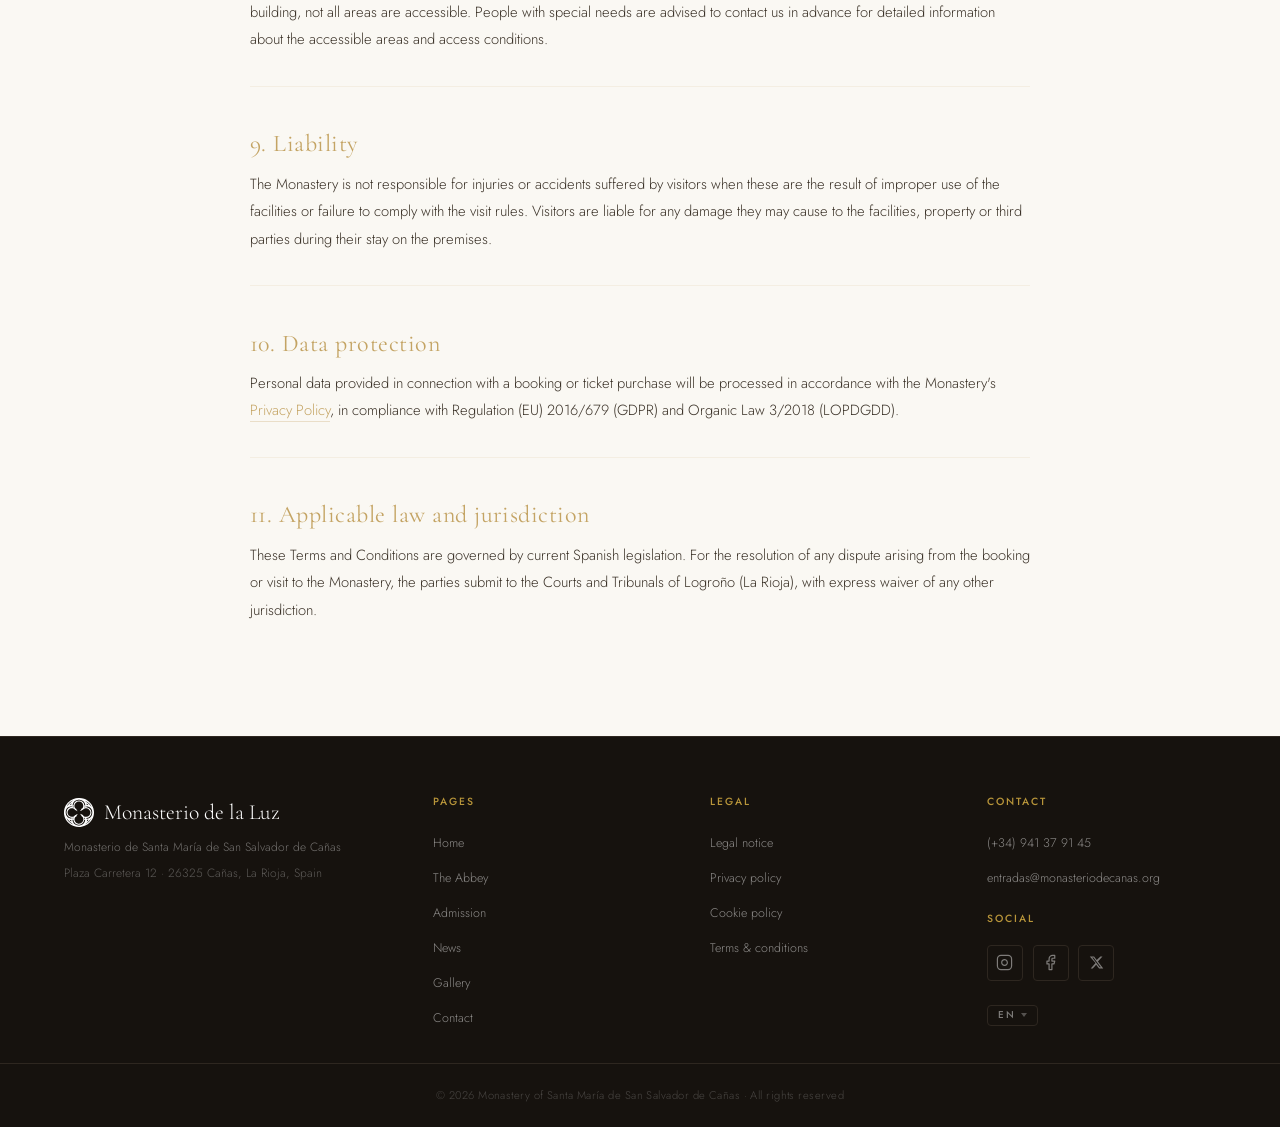
<file: terminos.html>
<!DOCTYPE html>
<html lang="es">

<head>
  <meta charset="UTF-8">
  <meta name="viewport" content="width=device-width, initial-scale=1.0">
  <meta name="description"
    content="Términos y condiciones de visita al Monasterio de Santa María de San Salvador de Cañas.">
  <meta name="robots" content="noindex, follow">
  <title>Términos y Condiciones · Monasterio de la Luz</title>
  <link rel="icon" href="favicon.svg">
  <link rel="preconnect" href="https://fonts.googleapis.com">
  <link rel="preconnect" href="https://fonts.gstatic.com" crossorigin>
  <link
    href="https://fonts.googleapis.com/css2?family=Cormorant+Garamond:ital,wght@0,300;0,400;0,500;0,600;1,300;1,400&family=Jost:wght@300;400;500&display=swap"
    rel="stylesheet">
  <link rel="stylesheet" href="css/style.css">
  <style>
    .legal-body {
      max-width: 780px;
      margin: 0 auto;
    }

    .legal-body h2 {
      font-family: 'Cormorant Garamond', serif;
      font-size: clamp(1.2rem, 2.5vw, 1.5rem);
      font-weight: 400;
      color: #c4a464;
      margin: 2.8rem 0 0.8rem;
      letter-spacing: 0.02em;
    }

    .legal-body h2:first-child {
      margin-top: 0;
    }

    .legal-body p,
    .legal-body li {
      font-family: 'Jost', sans-serif;
      font-size: 0.92rem;
      font-weight: 300;
      line-height: 1.85;
      color: #3b3228;
    }

    .legal-body ul {
      padding-left: 1.4rem;
      margin: 0.6rem 0 1rem;
    }

    .legal-body li {
      margin-bottom: 0.3rem;
    }

    .legal-body a {
      color: #c4a464;
      text-decoration: none;
      border-bottom: 1px solid rgba(196, 164, 100, 0.3);
      transition: border-color 0.2s;
    }

    .legal-body a:hover {
      border-color: #c4a464;
    }

    .legal-updated {
      font-family: 'Jost', sans-serif;
      font-size: 0.72rem;
      letter-spacing: 0.1em;
      text-transform: uppercase;
      color: rgba(196, 164, 100, 0.4);
      margin-bottom: 2.5rem;
    }

    .legal-divider {
      border: none;
      border-top: 1px solid rgba(196, 164, 100, 0.12);
      margin: 2rem 0;
    }

    .rates-summary {
      background: rgba(196, 164, 100, 0.05);
      border: 1px solid rgba(196, 164, 100, 0.15);
      padding: 1.5rem 1.8rem;
      margin: 1.2rem 0;
    }

    .rates-summary p,
    .rates-summary li {
      color: #3b3228;
    }

    .rates-summary strong {
      color: rgba(196, 164, 100, 0.85);
      font-weight: 400;
    }

    .no-refund-notice {
      display: flex;
      gap: 1rem;
      align-items: flex-start;
      background: rgba(196, 164, 100, 0.07);
      border: 1px solid rgba(196, 164, 100, 0.3);
      border-left: 3px solid #c4a464;
      padding: 1.4rem 1.6rem;
      margin: 1.4rem 0;
    }

    .no-refund-title {
      font-family: 'Jost', sans-serif !important;
      font-size: 0.78rem !important;
      font-weight: 500 !important;
      letter-spacing: 0.1em;
      text-transform: uppercase;
      color: #c4a464 !important;
      margin: 0 0 0.6rem !important;
    }

    .no-refund-notice p {
      margin: 0 0 0.5rem;
    }

    .no-refund-notice p:last-child {
      margin-bottom: 0;
    }

    .no-refund-notice strong {
      color: rgba(255, 0, 0, 0.85);
      font-weight: 400;
    }
  </style>
</head>

<body>
  <div id="nav-placeholder"></div>
  <main>

    <div class="page-hero" aria-label="Encabezado">
      <span class="page-hero-over" data-i18n="ph.terms.over">Legal · Condiciones</span>
      <h1 class="page-hero-title" data-i18n="ph.terms.title">Términos y Condiciones</h1>
      <p class="page-hero-sub" data-i18n="ph.terms.sub">Condiciones generales de visita y contratación</p>
      <div class="page-hero-line" aria-hidden="true"></div>
    </div>

    <section class="section" aria-labelledby="terminos-title">
      <div class="container">
        <div class="legal-body">

          <p class="legal-updated" data-i18n="leg.updated">Última actualización: enero de 2026</p>

          <h2 data-i18n="terms.s1">1. Identificación del titular</h2>
          <p data-i18n="terms.s1.p">El Monasterio de Santa María de San Salvador de Cañas (CIF R2600015H), con domicilio en Carretera 12, 26325 Cañas, La Rioja, España, es el titular del servicio de visitas al que se refieren los presentes Términos y Condiciones. Puede contactar con nosotros en <a href="mailto:entradas@monasteriodecanas.org">entradas@monasteriodecanas.org</a> o en el teléfono <a href="tel:+34941379145">(+34) 941 37 91 45</a>.</p>

          <hr class="legal-divider">

          <h2 data-i18n="terms.s2">2. Objeto</h2>
          <p data-i18n="terms.s2.p">Los presentes Términos y Condiciones regulan la adquisición de entradas, la reserva de visitas guiadas y el acceso al recinto del Monasterio de Santa María de San Salvador de Cañas por parte de visitantes individuales y grupos. La compra de una entrada o la confirmación de una reserva implica la aceptación íntegra de estas condiciones.</p>

          <hr class="legal-divider">

          <h2 data-i18n="terms.s3">3. Horarios de visita</h2>
          <p data-i18n="terms.s3.p1">El Monasterio permanece abierto todos los días del año en los siguientes horarios:</p>
          <ul>
            <li data-i18n="terms.s3.l1">Mañana: 10:30 – 14:00 h</li>
            <li data-i18n="terms.s3.l2">Tarde: 16:00 – 19:30 h</li>
          </ul>
          <p data-i18n="terms.s3.p2">El Monasterio se reserva el derecho a modificar estos horarios por motivos litúrgicos, ceremoniales o de fuerza mayor, informando con la mayor antelación posible a través de su sitio web y canales de comunicación habituales.</p>

          <hr class="legal-divider">

          <h2 data-i18n="terms.s4">4. Tarifas vigentes</h2>
          <p data-i18n="terms.s4.p1">Las tarifas de acceso vigentes en 2026 son las siguientes:</p>

          <div class="rates-summary">
            <p data-i18n="terms.s4.rt1"><strong>Visita individual no guiada</strong></p>
            <ul>
              <li data-i18n="terms.s4.r1l1">Adulto: <strong>6 €</strong> por persona</li>
              <li data-i18n="terms.s4.r1l2">Tarifa reducida (6 a 14 años, acreditado en taquilla): <strong>4 €</strong> por persona</li>
              <li data-i18n="terms.s4.r1l3">Menores de 6 años: <strong>gratuito</strong> (acompañados de adulto)</li>
            </ul>
            <p data-i18n="terms.s4.rt2"><strong>Visita guiada individual</strong></p>
            <ul>
              <li data-i18n="terms.s4.r2l1">Adulto con guía: <strong>8 €</strong> por persona (sujeto a disponibilidad; reserva previa obligatoria)</li>
            </ul>
            <p data-i18n="terms.s4.rt3"><strong>Grupos (visita no guiada)</strong></p>
            <ul>
              <li data-i18n="terms.s4.r3l1">Grupos de más de 25 personas: <strong>5 €</strong> por persona</li>
              <li data-i18n="terms.s4.r3l2">Grupos de menos de 25 personas: <strong>125 €</strong> por grupo</li>
            </ul>
            <p data-i18n="terms.s4.rt4"><strong>Suplemento visita guiada para grupos</strong></p>
            <ul>
              <li data-i18n="terms.s4.r4l1">Suplemento de <strong>+50 €</strong> sobre el precio de grupo correspondiente</li>
            </ul>
          </div>

          <p data-i18n="terms.s4.p2">Todos los precios incluyen el IVA aplicable. El Monasterio se reserva el derecho a actualizar las tarifas, comunicando los cambios con suficiente antelación en su sitio web.</p>

          <hr class="legal-divider">

          <h2 data-i18n="terms.s5">5. Proceso de reserva</h2>
          <p data-i18n="terms.s5.p1">Las visitas individuales no guiadas pueden realizarse sin reserva previa, adquiriendo la entrada directamente en taquilla. Las visitas guiadas y las visitas en grupo requieren reserva previa, que deberá realizarse contactando con el Monasterio a través de los medios indicados en el apartado 1.</p>
          <p data-i18n="terms.s5.p2">La reserva quedará confirmada una vez que el Monasterio comunique expresamente su aceptación al solicitante. La falta de respuesta no implica confirmación de la reserva.</p>

          <hr class="legal-divider">

          <h2 data-i18n="terms.s6">6. Cancelaciones y modificaciones</h2>
          <p data-i18n="terms.s6.p1">Las cancelaciones o modificaciones de reservas deberán comunicarse por escrito (correo electrónico) con un mínimo de 48 horas de antelación a la fecha de visita. Transcurrido dicho plazo, el Monasterio podrá retener el importe íntegro de la reserva como compensación.</p>
          <p data-i18n="terms.s6.p2">El Monasterio se reserva el derecho a cancelar visitas guiadas o grupales por causas justificadas (actos litúrgicos, obras, fuerza mayor u otras causas análogas), procediendo en tal caso al reembolso íntegro del importe abonado en un plazo máximo de 14 días naturales.</p>

          <div class="no-refund-notice">
            <svg width="20" height="20" viewBox="0 0 24 24" fill="none" stroke="currentColor" stroke-width="1.6"
              aria-hidden="true" style="flex-shrink:0;margin-top:0.1rem;color:#c4a464;">
              <circle cx="12" cy="12" r="10" />
              <line x1="12" y1="8" x2="12" y2="12" />
              <line x1="12" y1="16" x2="12.01" y2="16" />
            </svg>
            <div>
              <p class="no-refund-title" data-i18n="terms.s6.nt">Política de no devolución de entradas</p>
              <p data-i18n="terms.s6.np1">Una vez completada la compra de entradas — ya sea a través de los canales online o en taquilla — <strong>no se realizarán devoluciones del importe abonado</strong> bajo ningún concepto, salvo en los casos en que la cancelación sea imputable exclusivamente al Monasterio.</p>
              <p data-i18n="terms.s6.np2">Le recomendamos verificar fechas, horarios y número de entradas antes de confirmar su compra. Si tiene alguna duda, puede contactar con nosotros antes de adquirir su entrada en <a href="mailto:entradas@monasteriodecanas.org">entradas@monasteriodecanas.org</a> o en el <a href="tel:+34941379145">(+34) 941 37 91 45</a>.</p>
            </div>
          </div>

          <hr class="legal-divider">

          <h2 data-i18n="terms.s7">7. Normas de visita y conducta en el recinto</h2>
          <p data-i18n="terms.s7.p1">El Monasterio de Santa María de San Salvador de Cañas es un lugar de culto activo habitado por una comunidad de monjas cistercienses. En consecuencia, los visitantes deberán observar en todo momento las siguientes normas:</p>
          <ul>
            <li data-i18n="terms.s7.l1">Mantener un comportamiento respetuoso y silencioso, especialmente en las zonas de clausura y durante los oficios litúrgicos.</li>
            <li data-i18n="terms.s7.l2">Vestir de forma adecuada al carácter religioso del recinto (hombros y rodillas cubiertos).</li>
            <li data-i18n="terms.s7.l3">Seguir en todo momento las indicaciones del personal del Monasterio y de los guías autorizados.</li>
            <li data-i18n="terms.s7.l4">No está permitido fumar, consumir alimentos ni bebidas en el interior del recinto.</li>
            <li data-i18n="terms.s7.l5">La fotografía está permitida exclusivamente en las zonas habilitadas para ello, y siempre sin flash. Queda prohibida la fotografía de las monjas o de sus dependencias privadas.</li>
            <li data-i18n="terms.s7.l6">Los menores deberán permanecer en todo momento acompañados de un adulto responsable.</li>
            <li data-i18n="terms.s7.l7">No se permite el acceso de mascotas al interior del recinto.</li>
          </ul>
          <p data-i18n="terms.s7.p2">El incumplimiento de estas normas podrá dar lugar a la expulsión del visitante del recinto sin derecho a reembolso.</p>

          <hr class="legal-divider">

          <h2 data-i18n="terms.s8">8. Accesibilidad</h2>
          <p data-i18n="terms.s8.p">El Monasterio dispone de acceso adaptado para personas con movilidad reducida en algunas de sus dependencias. Dada la antigüedad y la naturaleza del edificio, no todas las zonas son accesibles. Se recomienda a las personas con necesidades especiales contactar previamente para recibir información detallada sobre las áreas visitables y las condiciones de acceso.</p>

          <hr class="legal-divider">

          <h2 data-i18n="terms.s9">9. Responsabilidad</h2>
          <p data-i18n="terms.s9.p">El Monasterio no se hace responsable de los daños o accidentes sufridos por los visitantes cuando estos sean consecuencia de un uso inadecuado de las instalaciones o del incumplimiento de las normas de visita. Los visitantes responden de los daños que puedan causar a las instalaciones, bienes o terceras personas durante su estancia en el recinto.</p>

          <hr class="legal-divider">

          <h2 data-i18n="terms.s10">10. Protección de datos</h2>
          <p data-i18n="terms.s10.p">Los datos personales facilitados con motivo de la reserva o compra de entradas serán tratados conforme a lo establecido en la <a href="privacidad.html">Política de Privacidad</a> del Monasterio, de acuerdo con el Reglamento (UE) 2016/679 (RGPD) y la Ley Orgánica 3/2018 (LOPDGDD).</p>

          <hr class="legal-divider">

          <h2 data-i18n="terms.s11">11. Legislación aplicable y jurisdicción</h2>
          <p data-i18n="terms.s11.p">Los presentes Términos y Condiciones se rigen por la legislación española vigente. Para la resolución de cualquier controversia derivada de la contratación o de la visita al Monasterio, las partes se someten a los Juzgados y Tribunales de Logroño (La Rioja), con renuncia expresa a cualquier otro fuero.</p>

        </div>
      </div>
    </section>

  </main>

  <div id="footer-placeholder"></div>
  <script src="js/nav-footer.js"></script>
  <script src="js/i18n.js"></script>
  <script src="js/shared.js"></script>
  <script src="js/cookies-banner.js"></script>
</body>

</html>
</file>
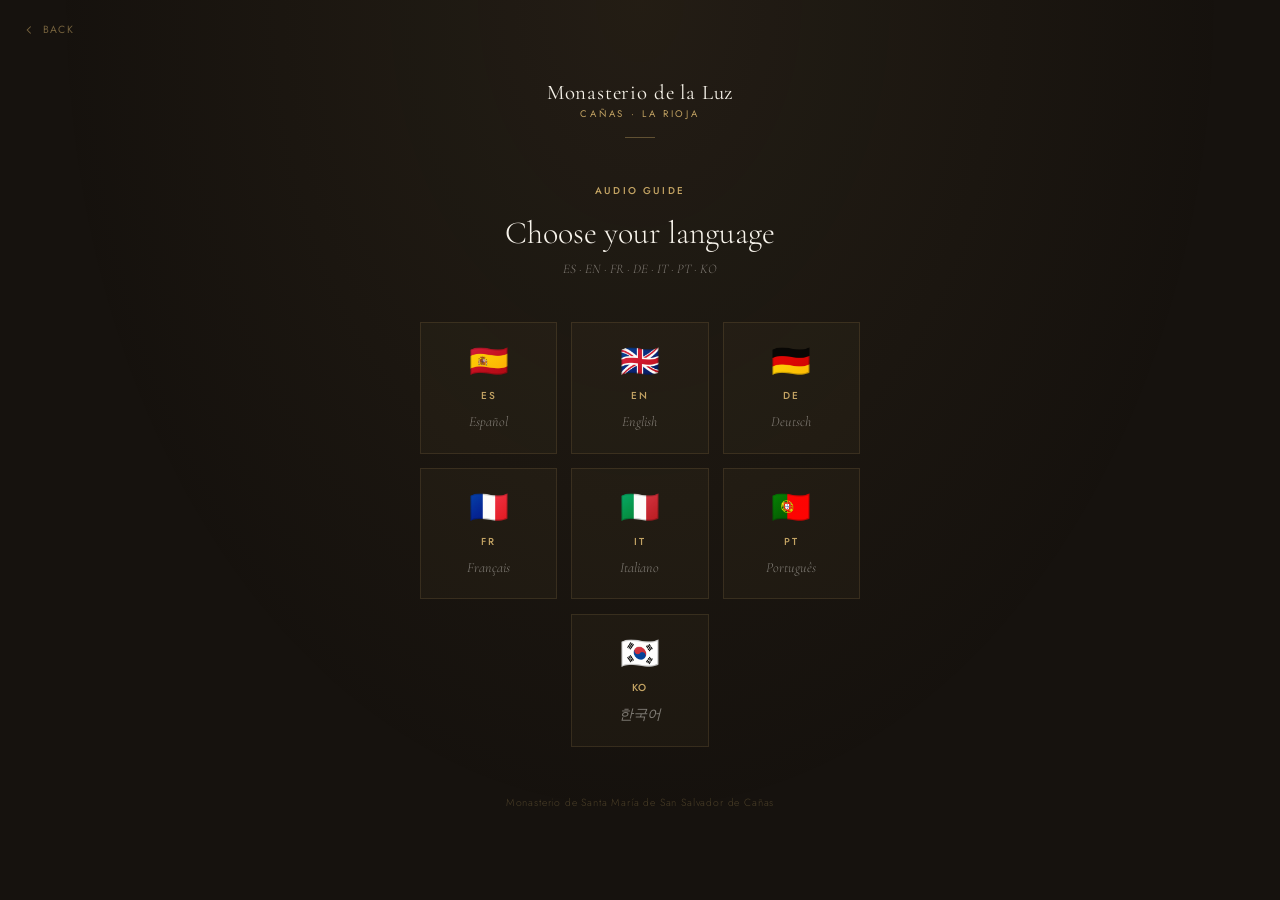
<file: audioguia/menu-audio.html>
<!DOCTYPE html>
<html lang="es">

<head>
  <meta charset="UTF-8">
  <meta name="viewport" content="width=device-width, initial-scale=1.0">
  <title>Audioguía · Monasterio de Cañas</title>
  <link rel="preconnect" href="https://fonts.googleapis.com">
  <link rel="preconnect" href="https://fonts.gstatic.com" crossorigin>
  <link
    href="https://fonts.googleapis.com/css2?family=Cormorant+Garamond:ital,wght@0,300;0,400;0,600;1,300;1,400&family=Jost:wght@300;400;500&display=swap"
    rel="stylesheet">
  <style>
    *,
    *::before,
    *::after {
      box-sizing: border-box;
      margin: 0;
      padding: 0;
    }

    :root {
      --stone: #16120e;
      --gold: #c4a464;
      --white: #faf8f3;
      --muted: rgba(250, 248, 243, .45);
      --ff-d: 'Cormorant Garamond', Georgia, serif;
      --ff-b: 'Jost', sans-serif;
    }

    html,
    body {
      background: var(--stone);
      color: var(--white);
      font-family: var(--ff-b);
      font-weight: 300;
    }

    body {
      display: flex;
      flex-direction: column;
      align-items: center;
      min-height: 100dvh;
      padding: 5rem 1.5rem 3rem;
    }

    body::before {
      content: '';
      position: fixed;
      inset: 0;
      background: radial-gradient(ellipse at 50% 0%, rgba(196, 164, 100, .08) 0%, transparent 65%);
      pointer-events: none;
    }

    .back {
      position: fixed;
      top: 1.4rem;
      left: 1.4rem;
      display: flex;
      align-items: center;
      gap: .4rem;
      font-size: .65rem;
      font-weight: 400;
      letter-spacing: .12em;
      text-transform: uppercase;
      color: rgba(196, 164, 100, .55);
      text-decoration: none;
      transition: color .2s;
      z-index: 10;
    }

    .back:hover {
      color: var(--gold);
    }

    .logo {
      text-align: center;
      margin-bottom: 2.8rem;
    }

    .logo-l1 {
      font-family: var(--ff-d);
      font-size: 1.3rem;
      font-weight: 400;
      color: var(--white);
      letter-spacing: .04em;
      display: block;
    }

    .logo-l2 {
      font-size: .6rem;
      font-weight: 400;
      letter-spacing: .28em;
      text-transform: uppercase;
      color: var(--gold);
      display: block;
      margin-top: .15rem;
    }

    .logo-line {
      width: 30px;
      height: 1px;
      background: rgba(196, 164, 100, .4);
      margin: 1rem auto 0;
    }

    .over {
      font-size: .62rem;
      font-weight: 500;
      letter-spacing: .22em;
      text-transform: uppercase;
      color: var(--gold);
      text-align: center;
      margin-bottom: .9rem;
      display: block;
    }

    .headline {
      font-family: var(--ff-d);
      font-size: clamp(1.5rem, 5vw, 2rem);
      font-weight: 300;
      text-align: center;
      margin-bottom: .6rem;
    }

    .subline {
      font-size: .82rem;
      color: var(--muted);
      text-align: center;
      margin-bottom: 2.8rem;
      font-style: italic;
      font-family: var(--ff-d);
    }

    /* Language grid — 7 idiomas en rejilla */
    .lang-grid {
      display: grid;
      grid-template-columns: repeat(3, 1fr);
      gap: .9rem;
      width: 100%;
      max-width: 440px;
    }

    /* Última fila: 1 elemento centrado si queda solo */
    .lang-grid .lang-btn:last-child:nth-child(3n+1) {
      grid-column: 1 / -1;
      max-width: 138px;
      justify-self: center;
      width: 100%;
    }

    .lang-btn {
      display: flex;
      flex-direction: column;
      align-items: center;
      gap: .65rem;
      padding: 1.4rem 1rem;
      border: 1px solid rgba(196, 164, 100, .15);
      background: rgba(196, 164, 100, .04);
      text-decoration: none;
      color: var(--white);
      cursor: pointer;
      transition: border-color .25s, background .25s, transform .25s;
      -webkit-tap-highlight-color: transparent;
    }

    .lang-btn:hover,
    .lang-btn:focus-visible {
      border-color: rgba(196, 164, 100, .5);
      background: rgba(196, 164, 100, .08);
      transform: translateY(-2px);
    }

    .lang-flag {
      font-size: 2rem;
      line-height: 1;
    }

    .lang-name {
      font-size: .63rem;
      font-weight: 500;
      letter-spacing: .18em;
      text-transform: uppercase;
      color: var(--gold);
    }

    .lang-native {
      font-family: var(--ff-d);
      font-size: .88rem;
      font-weight: 300;
      color: var(--muted);
      font-style: italic;
      text-align: center;
    }

    .foot {
      margin-top: 3rem;
      font-size: .65rem;
      color: rgba(196, 164, 100, .3);
      letter-spacing: .08em;
      text-align: center;
    }

    @media (max-width:47.99rem) {
      .lang-grid .lang-btn:last-child:nth-child(3n+1) {
        width: 98px;
      }
    }
  </style>
</head>

<body>

  <a href="menu-audioguia.html" class="back" data-i18n-aria="ag.back">
    <svg width="14" height="14" viewBox="0 0 24 24" fill="none" stroke="currentColor" stroke-width="1.8"
      aria-hidden="true">
      <polyline points="15 18 9 12 15 6" />
    </svg>
    <span data-i18n="ag.back">Volver</span>
  </a>

  <div class="logo">
    <span class="logo-l1">Monasterio de la Luz</span>
    <span class="logo-l2">Cañas · La Rioja</span>
    <div class="logo-line"></div>
  </div>

  <span class="over" data-i18n="ag.audio.title">Audioguía</span>
  <h1 class="headline" data-i18n="ag.chooselang">Elige tu idioma</h1>
  <p class="subline">ES · EN · FR · DE · IT · PT · KO</p>

  <div class="lang-grid">
    <a href="qr-playlist.html?lang=es" class="lang-btn" aria-label="Español">
      <span class="lang-flag" aria-hidden="true">🇪🇸</span>
      <span class="lang-name">ES</span>
      <span class="lang-native">Español</span>
    </a>
    <a href="qr-playlist.html?lang=en" class="lang-btn" aria-label="English">
      <span class="lang-flag" aria-hidden="true">🇬🇧</span>
      <span class="lang-name">EN</span>
      <span class="lang-native">English</span>
    </a>
    <a href="qr-playlist.html?lang=de" class="lang-btn" aria-label="Deutsch">
      <span class="lang-flag" aria-hidden="true">🇩🇪</span>
      <span class="lang-name">DE</span>
      <span class="lang-native">Deutsch</span>
    </a>
    <a href="qr-playlist.html?lang=fr" class="lang-btn" aria-label="Français">
      <span class="lang-flag" aria-hidden="true">🇫🇷</span>
      <span class="lang-name">FR</span>
      <span class="lang-native">Français</span>
    </a>
    <a href="qr-playlist.html?lang=it" class="lang-btn" aria-label="Italiano">
      <span class="lang-flag" aria-hidden="true">🇮🇹</span>
      <span class="lang-name">IT</span>
      <span class="lang-native">Italiano</span>
    </a>
    <a href="qr-playlist.html?lang=pt" class="lang-btn" aria-label="Português">
      <span class="lang-flag" aria-hidden="true">🇵🇹</span>
      <span class="lang-name">PT</span>
      <span class="lang-native">Português</span>
    </a>
    <a href="qr-playlist.html?lang=ko" class="lang-btn" aria-label="한국어">
      <span class="lang-flag" aria-hidden="true">🇰🇷</span>
      <span class="lang-name">KO</span>
      <span class="lang-native">한국어</span>
    </a>
  </div>

  <p class="foot">Monasterio de Santa María de San Salvador de Cañas</p>

  <script src="../js/i18n.js"></script>
</body>

</html>
</file>
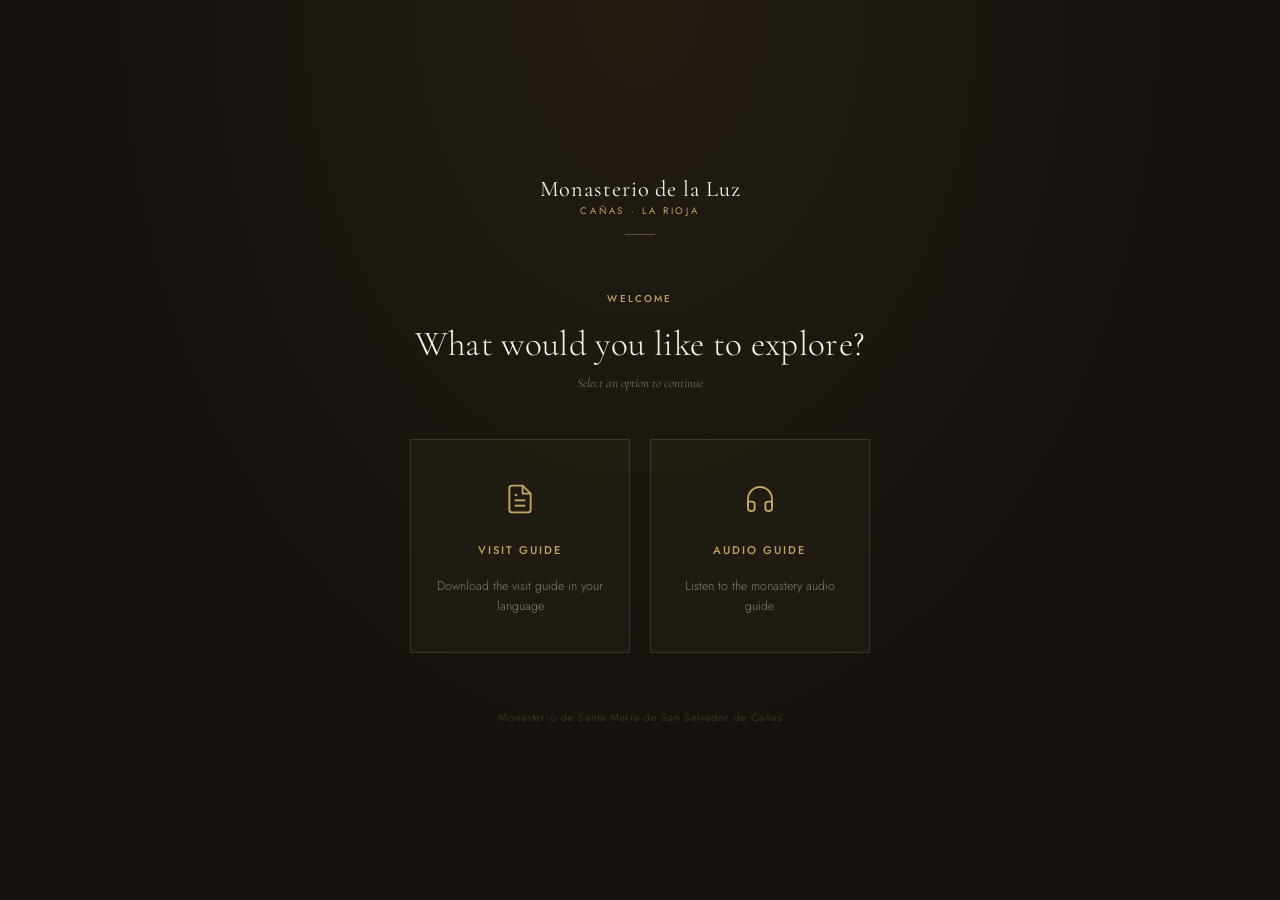
<file: audioguia/menu-audioguia.html>
<!DOCTYPE html>
<html lang="es">

<head>
  <meta charset="UTF-8">
  <meta name="viewport" content="width=device-width, initial-scale=1.0">
  <title>Monasterio de Cañas · Guías</title>
  <link rel="preconnect" href="https://fonts.googleapis.com">
  <link rel="preconnect" href="https://fonts.gstatic.com" crossorigin>
  <link
    href="https://fonts.googleapis.com/css2?family=Cormorant+Garamond:ital,wght@0,300;0,400;0,600;1,300;1,400&family=Jost:wght@300;400;500&display=swap"
    rel="stylesheet">
  <style>
    *,
    *::before,
    *::after {
      box-sizing: border-box;
      margin: 0;
      padding: 0;
    }

    :root {
      --stone: #16120e;
      --stone-2: #2a231a;
      --gold: #c4a464;
      --gold-dim: rgba(196, 164, 100, .12);
      --white: #faf8f3;
      --muted: rgba(250, 248, 243, .45);
      --ff-d: 'Cormorant Garamond', Georgia, serif;
      --ff-b: 'Jost', sans-serif;
    }

    html,
    body {
      height: 100%;
      background: var(--stone);
      color: var(--white);
      font-family: var(--ff-b);
      font-weight: 300;
    }

    body {
      display: flex;
      flex-direction: column;
      align-items: center;
      justify-content: center;
      min-height: 100dvh;
      padding: 2rem 1.5rem;
      gap: 0;
    }

    /* Radial glow */
    body::before {
      content: '';
      position: fixed;
      inset: 0;
      background: radial-gradient(ellipse at 50% 0%, rgba(196, 164, 100, .08) 0%, transparent 65%);
      pointer-events: none;
    }

    /* Logo */
    .logo {
      text-align: center;
      margin-bottom: 3.5rem;
    }

    .logo-l1 {
      font-family: var(--ff-d);
      font-size: 1.4rem;
      font-weight: 400;
      color: var(--white);
      letter-spacing: .04em;
      display: block;
    }

    .logo-l2 {
      font-size: .6rem;
      font-weight: 400;
      letter-spacing: .28em;
      text-transform: uppercase;
      color: var(--gold);
      display: block;
      margin-top: .15rem;
    }

    .logo-line {
      width: 30px;
      height: 1px;
      background: rgba(196, 164, 100, .4);
      margin: 1rem auto 0;
    }

    /* Label */
    .over {
      font-size: .62rem;
      font-weight: 500;
      letter-spacing: .22em;
      text-transform: uppercase;
      color: var(--gold);
      text-align: center;
      margin-bottom: 1rem;
      display: block;
    }

    .headline {
      font-family: var(--ff-d);
      font-size: clamp(1.6rem, 5vw, 2.2rem);
      font-weight: 300;
      text-align: center;
      color: var(--white);
      margin-bottom: .6rem;
      letter-spacing: .01em;
    }

    .subline {
      font-size: .82rem;
      color: var(--muted);
      text-align: center;
      margin-bottom: 3rem;
      font-style: italic;
      font-family: var(--ff-d);
    }

    /* Cards */
    .cards {
      display: flex;
      gap: 1.2rem;
      width: 100%;
      max-width: 480px;
      flex-wrap: wrap;
      justify-content: center;
    }

    .card {
      flex: 1;
      min-width: 180px;
      max-width: 220px;
      display: flex;
      flex-direction: column;
      align-items: center;
      gap: 1.2rem;
      padding: 2.2rem 1.5rem;
      border: 1px solid rgba(196, 164, 100, .18);
      background: rgba(196, 164, 100, .04);
      text-decoration: none;
      color: var(--white);
      cursor: pointer;
      transition: border-color .28s, background .28s, transform .28s;
      -webkit-tap-highlight-color: transparent;
      position: relative;
      overflow: hidden;
    }

    .card::after {
      content: '';
      position: absolute;
      inset: 0;
      background: radial-gradient(ellipse at 50% 0%, rgba(196, 164, 100, .08), transparent 70%);
      opacity: 0;
      transition: opacity .3s;
    }

    .card:hover,
    .card:focus-visible {
      border-color: rgba(196, 164, 100, .5);
      background: rgba(196, 164, 100, .08);
      transform: translateY(-3px);
    }

    .card:hover::after {
      opacity: 1;
    }

    .card-icon {
      width: 48px;
      height: 48px;
      display: flex;
      align-items: center;
      justify-content: center;
      color: var(--gold);
    }

    .card-title {
      font-size: .7rem;
      font-weight: 500;
      letter-spacing: .18em;
      text-transform: uppercase;
      color: var(--gold);
      text-align: center;
    }

    .card-desc {
      font-size: .78rem;
      font-weight: 300;
      color: var(--muted);
      text-align: center;
      line-height: 1.6;
    }

    /* Footer */
    .foot {
      margin-top: 3.5rem;
      font-size: .68rem;
      color: rgba(196, 164, 100, .3);
      letter-spacing: .08em;
      text-align: center;
    }

    /* card-left solo existe visualmente en móvil */
    .card-left {
      display: contents;
      /* en desktop se ignora el wrapper, los hijos se comportan normal */
    }

    @media (max-width:47.99rem) {

      .logo {
        margin-bottom: 3.5rem;
      }

      .subline {
        margin-bottom: 2.5rem;
      }

      .over {
        margin-bottom: 0.5rem;
      }

      .cards {
        flex-direction: column;
        align-items: stretch;
        max-width: 340px;
      }

      .card {
        flex-direction: row;
        align-items: center;
        max-width: 100%;
        min-width: 0;
        height: auto;
        padding: 1.4rem 1.5rem;
        gap: 1.2rem;
        text-align: left;
      }

      .card-left {
        display: flex;
        flex-direction: column;
        align-items: center;
        flex: 0 0 35%;
        gap: .5rem;
      }

      .card-icon {
        flex-shrink: 0;
      }

      .card-title {
        text-align: center;
      }

      .card-desc {
        flex: 1;
        text-align: left;
      }

      .foot {
        margin: 2.5rem 0 0;
      }
    }
  </style>
</head>

<body>

  <div class="logo">
    <span class="logo-l1">Monasterio de la Luz</span>
    <span class="logo-l2">Cañas · La Rioja</span>
    <div class="logo-line"></div>
  </div>

  <span class="over" data-i18n="ag.welcome">Bienvenido · Welcome</span>
  <h1 class="headline" data-i18n="ag.choose">¿Qué deseas consultar?</h1>
  <p class="subline" data-i18n="ag.select">Selecciona una opción para continuar</p>

  <div class="cards">
    <a href="menu-folleto.html" class="card" data-i18n-aria="ag.brochure.title">
      <div class="card-left">
        <div class="card-icon">
          <svg width="32" height="32" viewBox="0 0 24 24" fill="none" stroke="currentColor" stroke-width="1.4"
            aria-hidden="true">
            <path d="M14 2H6a2 2 0 0 0-2 2v16a2 2 0 0 0 2 2h12a2 2 0 0 0 2-2V8z" />
            <polyline points="14 2 14 8 20 8" />
            <line x1="16" y1="13" x2="8" y2="13" />
            <line x1="16" y1="17" x2="8" y2="17" />
            <polyline points="10 9 9 9 8 9" />
          </svg>
        </div>
        <span class="card-title" data-i18n="ag.brochure.title">Folleto‑Guía</span>
      </div>
      <p class="card-desc" data-i18n="ag.brochure.desc">Descarga el folleto de visita en tu idioma</p>
    </a>

    <a href="menu-audio.html" class="card" data-i18n-aria="ag.audio.title">
      <div class="card-left">
        <div class="card-icon">
          <svg width="32" height="32" viewBox="0 0 24 24" fill="none" stroke="currentColor" stroke-width="1.4"
            aria-hidden="true">
            <path d="M3 18v-6a9 9 0 0 1 18 0v6" />
            <path d="M21 19a2 2 0 0 1-2 2h-1a2 2 0 0 1-2-2v-3a2 2 0 0 1 2-2h3z" />
            <path d="M3 19a2 2 0 0 0 2 2h1a2 2 0 0 0 2-2v-3a2 2 0 0 0-2-2H3z" />
          </svg>
        </div>
        <span class="card-title" data-i18n="ag.audio.title">Audioguía</span>
      </div>
      <p class="card-desc" data-i18n="ag.audio.desc">Escucha la guía de audio del monasterio</p>
    </a>
  </div>

  <p class="foot">Monasterio de Santa María de San Salvador de Cañas</p>

  <script src="../js/i18n.js"></script>
</body>

</html>
</file>
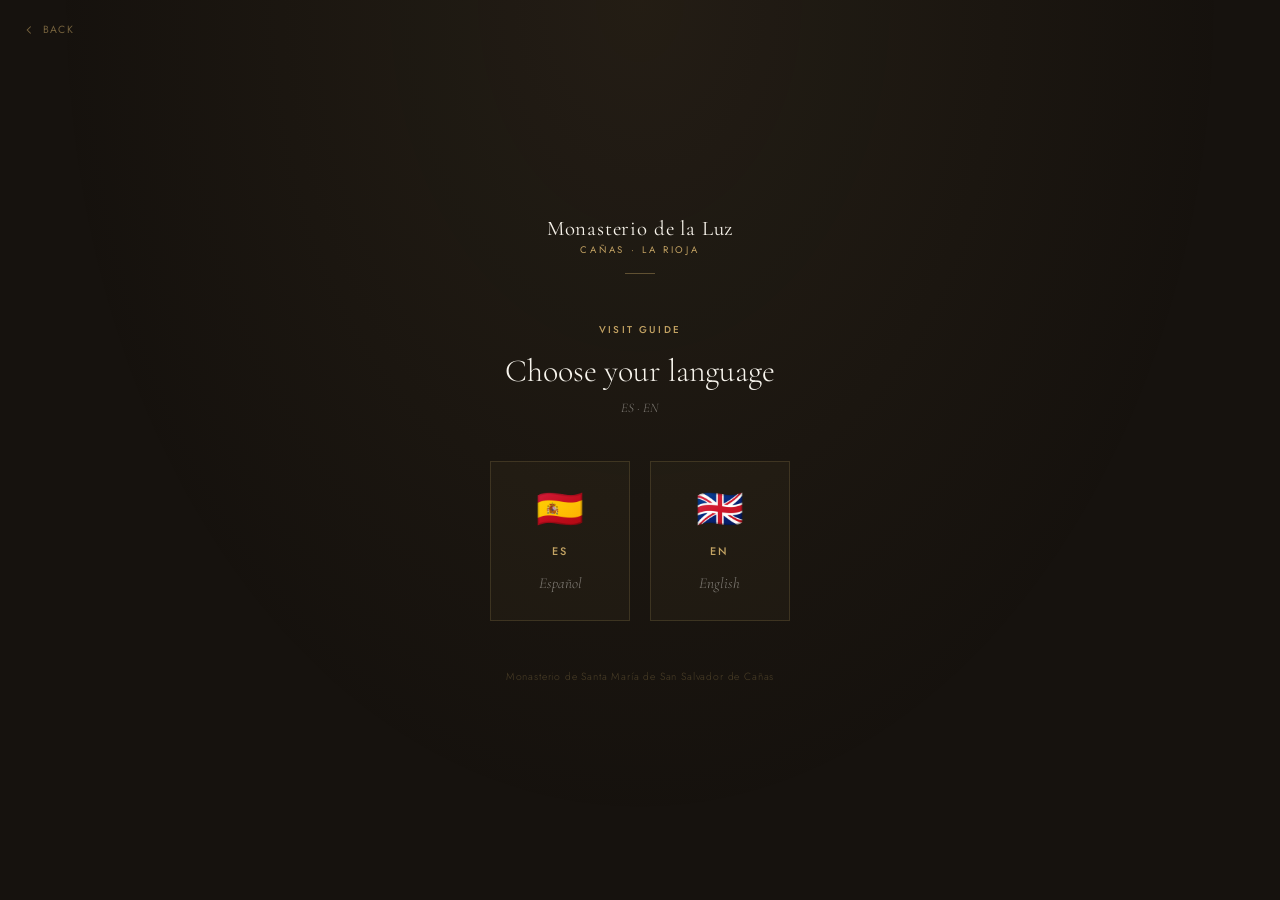
<file: audioguia/menu-folleto.html>
<!DOCTYPE html>
<html lang="es">

<head>
  <meta charset="UTF-8">
  <meta name="viewport" content="width=device-width, initial-scale=1.0">
  <title>Folleto‑Guía · Monasterio de Cañas</title>
  <link rel="preconnect" href="https://fonts.googleapis.com">
  <link rel="preconnect" href="https://fonts.gstatic.com" crossorigin>
  <link
    href="https://fonts.googleapis.com/css2?family=Cormorant+Garamond:ital,wght@0,300;0,400;0,600;1,300;1,400&family=Jost:wght@300;400;500&display=swap"
    rel="stylesheet">
  <style>
    *,
    *::before,
    *::after {
      box-sizing: border-box;
      margin: 0;
      padding: 0;
    }

    :root {
      --stone: #16120e;
      --gold: #c4a464;
      --white: #faf8f3;
      --muted: rgba(250, 248, 243, .45);
      --ff-d: 'Cormorant Garamond', Georgia, serif;
      --ff-b: 'Jost', sans-serif;
    }

    html,
    body {
      height: 100%;
      background: var(--stone);
      color: var(--white);
      font-family: var(--ff-b);
      font-weight: 300;
    }

    body {
      display: flex;
      flex-direction: column;
      align-items: center;
      justify-content: center;
      min-height: 100dvh;
      padding: 2rem 1.5rem;
    }

    body::before {
      content: '';
      position: fixed;
      inset: 0;
      background: radial-gradient(ellipse at 50% 0%, rgba(196, 164, 100, .08) 0%, transparent 65%);
      pointer-events: none;
    }

    /* Back */
    .back {
      position: fixed;
      top: 1.4rem;
      left: 1.4rem;
      display: flex;
      align-items: center;
      gap: .4rem;
      font-size: .65rem;
      font-weight: 400;
      letter-spacing: .12em;
      text-transform: uppercase;
      color: rgba(196, 164, 100, .55);
      text-decoration: none;
      transition: color .2s;
      z-index: 10;
    }

    .back:hover {
      color: var(--gold);
    }

    .logo {
      text-align: center;
      margin-bottom: 3rem;
    }

    .logo-l1 {
      font-family: var(--ff-d);
      font-size: 1.3rem;
      font-weight: 400;
      color: var(--white);
      letter-spacing: .04em;
      display: block;
    }

    .logo-l2 {
      font-size: .6rem;
      font-weight: 400;
      letter-spacing: .28em;
      text-transform: uppercase;
      color: var(--gold);
      display: block;
      margin-top: .15rem;
    }

    .logo-line {
      width: 30px;
      height: 1px;
      background: rgba(196, 164, 100, .4);
      margin: 1rem auto 0;
    }

    .over {
      font-size: .62rem;
      font-weight: 500;
      letter-spacing: .22em;
      text-transform: uppercase;
      color: var(--gold);
      text-align: center;
      margin-bottom: .9rem;
      display: block;
    }

    .headline {
      font-family: var(--ff-d);
      font-size: clamp(1.5rem, 5vw, 2rem);
      font-weight: 300;
      text-align: center;
      margin-bottom: .6rem;
    }

    .subline {
      font-size: .82rem;
      color: var(--muted);
      text-align: center;
      margin-bottom: 2.8rem;
      font-style: italic;
      font-family: var(--ff-d);
    }

    /* Language grid */
    .lang-grid {
      display: flex;
      gap: 1.2rem;
      justify-content: center;
      flex-wrap: wrap;
      max-width: 420px;
      width: 100%;
    }

    .lang-btn {
      display: flex;
      flex-direction: column;
      align-items: center;
      gap: .9rem;
      padding: 1.8rem 2.4rem;
      border: 1px solid rgba(196, 164, 100, .18);
      background: rgba(196, 164, 100, .04);
      text-decoration: none;
      color: var(--white);
      cursor: pointer;
      transition: border-color .25s, background .25s, transform .25s;
      -webkit-tap-highlight-color: transparent;
      min-width: 140px;
    }

    .lang-btn:hover,
    .lang-btn:focus-visible {
      border-color: rgba(196, 164, 100, .5);
      background: rgba(196, 164, 100, .08);
      transform: translateY(-2px);
    }

    .lang-flag {
      font-size: 2.4rem;
      line-height: 1;
    }

    .lang-name {
      font-size: .68rem;
      font-weight: 500;
      letter-spacing: .18em;
      text-transform: uppercase;
      color: var(--gold);
    }

    .lang-native {
      font-family: var(--ff-d);
      font-size: .95rem;
      font-weight: 300;
      color: var(--muted);
      font-style: italic;
    }

    .foot {
      margin-top: 3rem;
      font-size: .65rem;
      color: rgba(196, 164, 100, .3);
      letter-spacing: .08em;
      text-align: center;
    }
  </style>
</head>

<body>

  <a href="menu-audioguia.html" class="back" data-i18n-aria="ag.back">
    <svg width="14" height="14" viewBox="0 0 24 24" fill="none" stroke="currentColor" stroke-width="1.8"
      aria-hidden="true">
      <polyline points="15 18 9 12 15 6" />
    </svg>
    <span data-i18n="ag.back">Volver</span>
  </a>

  <div class="logo">
    <span class="logo-l1">Monasterio de la Luz</span>
    <span class="logo-l2">Cañas · La Rioja</span>
    <div class="logo-line"></div>
  </div>

  <span class="over" data-i18n="ag.brochure.title">Folleto‑Guía</span>
  <h1 class="headline" data-i18n="ag.chooselang">Elige tu idioma</h1>
  <p class="subline">ES · EN</p>

  <div class="lang-grid">
    <a href="/assets/folleto/folleto-espanol.pdf" target="_blank" class="lang-btn" aria-label="Español">
      <span class="lang-flag" aria-hidden="true">🇪🇸</span>
      <span class="lang-name">ES</span>
      <span class="lang-native">Español</span>
    </a>
    <a href="/assets/folleto/folleto-ingles.pdf" target="_blank" class="lang-btn" aria-label="English">
      <span class="lang-flag" aria-hidden="true">🇬🇧</span>
      <span class="lang-name">EN</span>
      <span class="lang-native">English</span>
    </a>
  </div>

  <p class="foot">Monasterio de Santa María de San Salvador de Cañas</p>

  <script src="../js/i18n.js"></script>
</body>

</html>
</file>
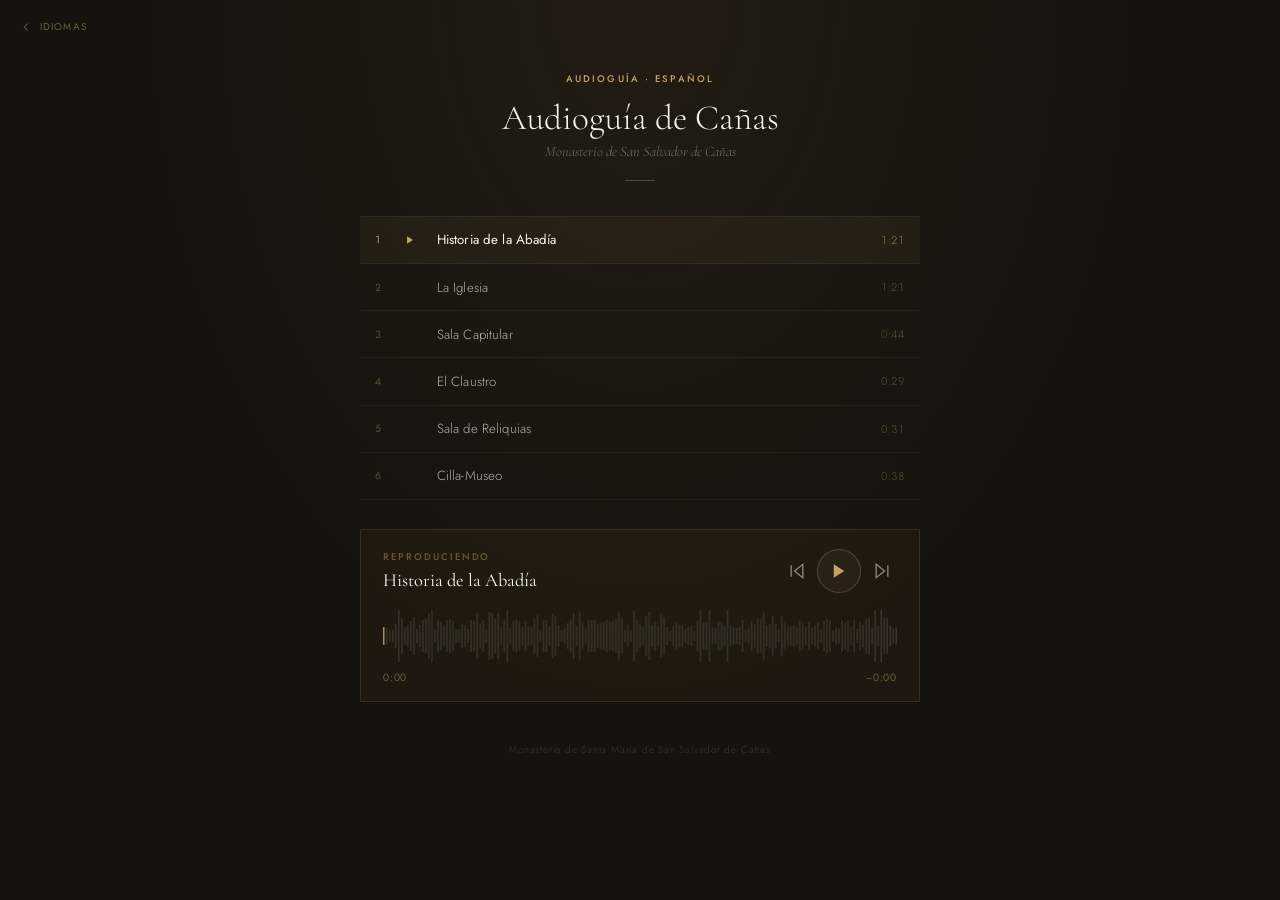
<file: audioguia/qr-playlist.html>
<!DOCTYPE html>
<html lang="es">

<head>
  <meta charset="UTF-8">
  <meta name="viewport" content="width=device-width, initial-scale=1.0">
  <title>Audioguía · Monasterio de Cañas</title>
  <link rel="preconnect" href="https://fonts.googleapis.com">
  <link rel="preconnect" href="https://fonts.gstatic.com" crossorigin>
  <link
    href="https://fonts.googleapis.com/css2?family=Cormorant+Garamond:ital,wght@0,300;0,400;0,600;1,300;1,400&family=Jost:wght@300;400;500&display=swap"
    rel="stylesheet">
  <style>
    *,
    *::before,
    *::after {
      box-sizing: border-box;
      margin: 0;
      padding: 0;
    }

    :root {
      --stone: #16120e;
      --stone-2: #1e1810;
      --stone-3: #2a231a;
      --gold: #c4a464;
      --gold-dim: rgba(196, 164, 100, .1);
      --white: #faf8f3;
      --muted: rgba(250, 248, 243, .4);
      --ff-d: 'Cormorant Garamond', Georgia, serif;
      --ff-b: 'Jost', sans-serif;
    }

    html,
    body {
      background: var(--stone);
      color: var(--white);
      font-family: var(--ff-b);
      font-weight: 300;
      min-height: 100dvh;
    }

    body {
      display: flex;
      flex-direction: column;
      align-items: center;
      padding: 4.5rem 1.2rem 2rem;
    }

    body::before {
      content: '';
      position: fixed;
      inset: 0;
      background: radial-gradient(ellipse at 50% 0%, rgba(196, 164, 100, .07) 0%, transparent 60%);
      pointer-events: none;
    }

    /* Back */
    .back {
      position: fixed;
      top: 1.2rem;
      left: 1.2rem;
      display: flex;
      align-items: center;
      gap: .4rem;
      font-size: .62rem;
      font-weight: 400;
      letter-spacing: .12em;
      text-transform: uppercase;
      color: rgba(196, 164, 100, .5);
      text-decoration: none;
      transition: color .2s;
      z-index: 10;
    }

    .back:hover {
      color: var(--gold);
    }

    /* Header */
    .page-header {
      text-align: center;
      margin-bottom: 2.2rem;
      width: 100%;
      max-width: 560px;
    }

    .page-over {
      font-size: .6rem;
      font-weight: 500;
      letter-spacing: .22em;
      text-transform: uppercase;
      color: var(--gold);
      display: block;
      margin-bottom: .6rem;
    }

    .page-title {
      font-family: var(--ff-d);
      font-size: clamp(1.6rem, 5vw, 2.2rem);
      font-weight: 300;
      color: var(--white);
      margin-bottom: .3rem;
    }

    .page-sub {
      font-family: var(--ff-d);
      font-size: .9rem;
      font-style: italic;
      color: var(--muted);
    }

    .header-divider {
      width: 30px;
      height: 1px;
      background: rgba(196, 164, 100, .35);
      margin: 1.2rem auto 0;
    }

    /* Wrapper */
    .player-wrap {
      width: 100%;
      max-width: 560px;
    }

    /* ── Playlist ── */
    .playlist {
      width: 100%;
      margin-bottom: 1.8rem;
    }

    .track {
      display: flex;
      align-items: center;
      gap: 1rem;
      padding: .85rem 0;
      border-bottom: 1px solid rgba(196, 164, 100, .08);
      cursor: pointer;
      transition: background .18s;
      border-radius: 2px;
      -webkit-tap-highlight-color: transparent;
    }

    .track:first-child {
      border-top: 1px solid rgba(196, 164, 100, .08);
    }

    .track:hover {
      background: rgba(196, 164, 100, .04);
    }

    .track.active {
      background: rgba(196, 164, 100, .06);
    }

    .track-num {
      font-size: .65rem;
      font-weight: 400;
      letter-spacing: .1em;
      color: rgba(196, 164, 100, .4);
      width: 1.4rem;
      text-align: right;
      flex-shrink: 0;
      font-variant-numeric: tabular-nums;
    }

    .track.active .track-num {
      color: var(--gold);
    }

    .track-play-icon {
      width: 1.4rem;
      flex-shrink: 0;
      display: flex;
      align-items: center;
      justify-content: center;
      color: rgba(196, 164, 100, .35);
    }

    .track.active .track-play-icon {
      color: var(--gold);
    }

    .track-play-icon svg {
      display: none;
    }

    .track.active .track-play-icon svg {
      display: block;
    }

    .track-name {
      flex: 1;
      font-size: .83rem;
      font-weight: 300;
      color: rgba(250, 248, 243, .7);
      letter-spacing: .01em;
    }

    .track.active .track-name {
      color: var(--white);
      font-weight: 400;
    }

    .track-dur {
      font-size: .7rem;
      color: rgba(196, 164, 100, .4);
      font-variant-numeric: tabular-nums;
      letter-spacing: .04em;
      flex-shrink: 0;
      padding-right: 16px;
    }

    .track.active .track-dur {
      color: rgba(196, 164, 100, .7);
    }

    /* ── Player card ── */
    .player-card {
      border: 1px solid rgba(196, 164, 100, .15);
      background: var(--stone-2);
      padding: 1.2rem 1.4rem 1rem;
    }

    .player-top {
      display: flex;
      align-items: center;
      justify-content: space-between;
      gap: 1rem;
      margin-bottom: 1.1rem;
    }

    .player-info {
      display: flex;
      flex-direction: column;
      min-width: 0;
    }

    .now-playing-label {
      font-size: .6rem;
      font-weight: 500;
      letter-spacing: .2em;
      text-transform: uppercase;
      color: rgba(196, 164, 100, .45);
      margin-bottom: .3rem;
      display: block;
    }

    .now-playing-title {
      font-family: var(--ff-d);
      font-size: 1.15rem;
      font-weight: 400;
      color: var(--white);
      white-space: nowrap;
      overflow: hidden;
      text-overflow: ellipsis;
    }

    /* ── Waveform ── */
    .waveform-wrap {
      position: relative;
      height: 52px;
      cursor: pointer;
      margin-bottom: .45rem;
      user-select: none;
      -webkit-user-select: none;
    }

    #waveform-canvas {
      width: 100%;
      height: 100%;
      display: block;
    }

    /* Time row */
    .time-row {
      display: flex;
      justify-content: space-between;
    }

    .time-cur,
    .time-rem {
      font-size: .65rem;
      font-weight: 400;
      letter-spacing: .06em;
      color: rgba(196, 164, 100, .5);
      font-variant-numeric: tabular-nums;
    }

    /* ── Controls ── */
    .controls {
      display: flex;
      align-items: center;
      gap: .35rem;
      flex-shrink: 0;
    }

    .ctrl-btn {
      display: flex;
      align-items: center;
      justify-content: center;
      background: none;
      border: none;
      cursor: pointer;
      color: rgba(250, 248, 243, .5);
      padding: .3rem;
      transition: color .2s;
      -webkit-tap-highlight-color: transparent;
    }

    .ctrl-btn:hover {
      color: var(--white);
    }

    .ctrl-btn--play {
      width: 44px;
      height: 44px;
      border-radius: 50%;
      border: 1px solid rgba(196, 164, 100, .3);
      background: rgba(196, 164, 100, .06);
      color: var(--gold);
      transition: border-color .2s, background .2s, color .2s;
    }

    .ctrl-btn--play:hover {
      border-color: var(--gold);
      background: rgba(196, 164, 100, .14);
      color: var(--white);
    }

    /* ── Mobile: fixed header + scrollable playlist + fixed player ── */
    @media (max-width: 600px) {

      html,
      body {
        height: 100dvh;
        overflow: hidden;
      }

      body {
        padding: 0;
        justify-content: flex-start;
      }

      .page-header {
        flex-shrink: 0;
        width: 100%;
        max-width: 100%;
        padding: 3.6rem 1.2rem 2rem;
        margin-bottom: 0;
        background: var(--stone);
        position: relative;
        z-index: 5;
      }

      .player-wrap {
        flex: 1;
        min-height: 0;
        width: 100%;
        max-width: 100%;
        /* overflow-y: auto; */
        -webkit-overflow-scrolling: touch;
        padding: .2rem 1.2rem 0;
      }

      .foot {
        display: none;
      }

      .player-card {
        position: fixed;
        bottom: 0;
        left: 0;
        right: 0;
        border-left: none;
        border-right: none;
        border-bottom: none;
        border-radius: 0;
        z-index: 100;
        padding: 1rem 1.75rem;
      }

      .now-playing-title {
        font-size: 1rem;
      }

      .waveform-wrap {
        height: 44px;
      }
    }

    /* Footer */
    .foot {
      margin-top: 2.5rem;
      font-size: .62rem;
      color: rgba(196, 164, 100, .25);
      letter-spacing: .08em;
      text-align: center;
    }
  </style>
</head>

<body>

  <a href="menu-audio.html" class="back" aria-label="Volver a idiomas">
    <svg width="14" height="14" viewBox="0 0 24 24" fill="none" stroke="currentColor" stroke-width="1.8"
      aria-hidden="true">
      <polyline points="15 18 9 12 15 6" />
    </svg>
    Idiomas
  </a>

  <div class="page-header">
    <span class="page-over" id="lang-label">Audioguía · Español</span>
    <h1 class="page-title">Audioguía de Cañas</h1>
    <p class="page-sub">Monasterio de San Salvador de Cañas</p>
    <div class="header-divider"></div>
  </div>

  <div class="player-wrap">

    <!-- Playlist -->
    <div class="playlist" id="playlist" role="list">
      <!-- Tracks generados por JS -->
    </div>

    <!-- Player -->
    <div class="player-card" role="region" aria-label="Reproductor de audio">
      <div class="player-top">
        <div class="player-info">
          <span class="now-playing-label">Reproduciendo</span>
          <p class="now-playing-title" id="now-title">—</p>
        </div>
        <div class="controls">
          <button class="ctrl-btn" id="btn-prev" aria-label="Pista anterior">
            <svg width="20" height="20" viewBox="0 0 24 24" fill="none" stroke="currentColor" stroke-width="1.6"
              aria-hidden="true">
              <polygon points="19 20 9 12 19 4 19 20" />
              <line x1="5" y1="19" x2="5" y2="5" />
            </svg>
          </button>
          <button class="ctrl-btn ctrl-btn--play" id="btn-play" aria-label="Reproducir">
            <svg id="icon-play" width="18" height="18" viewBox="0 0 24 24" fill="currentColor" aria-hidden="true">
              <polygon points="5 3 19 12 5 21 5 3" />
            </svg>
            <svg id="icon-pause" width="18" height="18" viewBox="0 0 24 24" fill="currentColor" aria-hidden="true"
              style="display:none">
              <rect x="6" y="4" width="4" height="16" />
              <rect x="14" y="4" width="4" height="16" />
            </svg>
          </button>
          <button class="ctrl-btn" id="btn-next" aria-label="Pista siguiente">
            <svg width="20" height="20" viewBox="0 0 24 24" fill="none" stroke="currentColor" stroke-width="1.6"
              aria-hidden="true">
              <polygon points="5 4 15 12 5 20 5 4" />
              <line x1="19" y1="5" x2="19" y2="19" />
            </svg>
          </button>
        </div>
      </div>

      <!-- Waveform -->
      <div class="waveform-wrap" id="waveform-wrap" aria-hidden="true">
        <canvas id="waveform-canvas"></canvas>
      </div>

      <!-- Times -->
      <div class="time-row">
        <span class="time-cur" id="time-cur">0:00</span>
        <span class="time-rem" id="time-rem">-0:00</span>
      </div>
    </div>

  </div>

  <p class="foot">Monasterio de Santa María de San Salvador de Cañas</p>

  <audio id="audio-el" preload="none"></audio>

  <script>
    (function () {

      /* ─── Datos por idioma ─── */
      const LANGS = {
        es: {
          label: 'Audioguía · Español', tracks: [
            { title: 'Historia de la Abadía', dur: '1:21', src: '/assets/audio/es/01-historia.wav' },
            { title: 'La Iglesia', dur: '1:21', src: '/assets/audio/es/02-iglesia.wav' },
            { title: 'Sala Capitular', dur: '0:44', src: '/assets/audio/es/03-sala-capitular.wav' },
            { title: 'El Claustro', dur: '0:29', src: '/assets/audio/es/04-claustro.wav' },
            { title: 'Sala de Reliquias', dur: '0:31', src: '/assets/audio/es/05-sala-reliquias.wav' },
            { title: 'Cilla‑Museo', dur: '0:38', src: '/assets/audio/es/06-cilla-museo.wav' },
          ]
        },
        en: {
          label: 'Audio Guide · English', tracks: [
            { title: 'History of the Abbey', dur: '1:21', src: '/assets/audio/en/01-history.wav' },
            { title: 'The Church', dur: '1:21', src: '/assets/audio/en/02-church.wav' },
            { title: 'Chapter House', dur: '0:44', src: '/assets/audio/en/03-chapter-house.wav' },
            { title: 'The Cloister', dur: '0:29', src: '/assets/audio/en/04-cloister.wav' },
            { title: 'Relics Room', dur: '0:31', src: '/assets/audio/en/05-reliquary-room.wav' },
            { title: 'Cilla Museum', dur: '0:38', src: '/assets/audio/en/06-museum-cellar.wav' },
          ]
        },
        de: {
          label: 'Audioführer · Deutsch', tracks: [
            { title: 'Geschichte der Abtei', dur: '1:21', src: '/assets/audio/de/01-geschichte.wav' },
            { title: 'Die Kirche', dur: '1:21', src: '/assets/audio/de/02-kirche.wav' },
            { title: 'Kapitelsaal', dur: '0:44', src: '/assets/audio/de/03-kapitelsaal.wav' },
            { title: 'Der Kreuzgang', dur: '0:29', src: '/assets/audio/de/04-kloster.wav' },
            { title: 'Reliquiensaal', dur: '0:31', src: '/assets/audio/de/05-reliquiensammlung.wav' },
            { title: 'Cilla‑Museum', dur: '0:38', src: '/assets/audio/de/06-kornhaus-museum.wav' },
          ]
        },
        fr: {
          label: 'Audioguide · Français', tracks: [
            { title: "Histoire de l'Abbaye", dur: '1:21', src: '/assets/audio/fr/01-histoire.wav' },
            { title: 'L\'Église', dur: '1:21', src: '/assets/audio/fr/02-chapelle.wav' },
            { title: 'Salle Capitulaire', dur: '0:44', src: '/assets/audio/fr/03-salle-capitulaire.wav' },
            { title: 'Le Cloître', dur: '0:29', src: '/assets/audio/fr/04-cloître.wav' },
            { title: 'Salle des Reliques', dur: '0:31', src: '/assets/audio/fr/05-salle-reliques.wav' },
            { title: 'Cilla‑Musée', dur: '0:38', src: '/assets/audio/fr/06-cellier-musée.wav' },
          ]
        },
        it: {
          label: 'Audioguida · Italiano', tracks: [
            { title: "Storia dell'Abbazia", dur: '1:21', src: '/assets/audio/it/01-storia.wav' },
            { title: 'La Chiesa', dur: '1:21', src: '/assets/audio/it/02-chiesa.wav' },
            { title: 'Sala Capitolare', dur: '0:44', src: '/assets/audio/it/03-sala-capitolare.wav' },
            { title: 'Il Chiostro', dur: '0:29', src: '/assets/audio/it/04-chiostro.wav' },
            { title: 'Sala delle Reliquie', dur: '0:31', src: '/assets/audio/it/05-sala-reliquie.wav' },
            { title: 'Cilla‑Museo', dur: '0:38', src: '/assets/audio/it/06-cilla-museo.wav' },
          ]
        },
        pt: {
          label: 'Audioguia · Português', tracks: [
            { title: 'História da Abadia', dur: '1:21', src: '/assets/audio/pt/01-história.wav' },
            { title: 'A Igreja', dur: '1:21', src: '/assets/audio/pt/02-igreja.wav' },
            { title: 'Sala Capitular', dur: '0:44', src: '/assets/audio/pt/03-sala-capitular.wav' },
            { title: 'O Claustro', dur: '0:29', src: '/assets/audio/pt/04-claustro.wav' },
            { title: 'Sala das Relíquias', dur: '0:31', src: '/assets/audio/pt/05-sala-relíquias.wav' },
            { title: 'Cilla‑Museu', dur: '0:38', src: '/assets/audio/pt/06-cilla-museu.wav' },
          ]
        },
        ko: {
          label: '오디오 가이드 · 한국어', tracks: [
            { title: '수도원의 역사', dur: '1:21', src: '/assets/audio/co/01-아바디아.wav' },
            { title: '교회', dur: '1:21', src: '/assets/audio/co/02-교회.wav' },
            { title: '참사회실', dur: '0:44', src: '/assets/audio/co/03-사라-카피툴라.wav' },
            { title: '회랑', dur: '0:29', src: '/assets/audio/co/04-클로이스터.wav' },
            { title: '성유물실', dur: '0:31', src: '/assets/audio/co/05-사라-렐리키아스.wav' },
            { title: '실라 박물관', dur: '0:38', src: '/assets/audio/co/06-실라-뮤세오.wav' },
          ]
        },
      };

      /* ─── Detectar idioma ─── */
      const params = new URLSearchParams(location.search);
      const lang = params.get('lang') || 'es';
      const data = LANGS[lang] || LANGS.es;

      document.getElementById('lang-label').textContent = data.label;
      document.title = data.label + ' · Monasterio de Cañas';

      /* ─── Estado ─── */
      const audio = document.getElementById('audio-el');
      let current = 0;
      let isPlaying = false;
      let waveData = [];
      let animFrame = null;

      /* ─── Waveform ─── */
      const canvas = document.getElementById('waveform-canvas');
      const ctx = canvas.getContext('2d');
      const wrap = document.getElementById('waveform-wrap');

      function resizeCanvas() {
        canvas.width = wrap.clientWidth * devicePixelRatio;
        canvas.height = wrap.clientHeight * devicePixelRatio;
        ctx.scale(devicePixelRatio, devicePixelRatio);
        drawWave();
      }

      function generateWave(n) {
        const arr = [];
        for (let i = 0; i < n; i++) {
          const base = .2 + Math.random() * .5;
          const bump = Math.random() > .85 ? .3 + Math.random() * .3 : 0;
          arr.push(Math.min(1, base + bump));
        }
        return arr;
      }

      function drawWave() {
        const W = wrap.clientWidth;
        const H = wrap.clientHeight;
        ctx.clearRect(0, 0, W, H);

        const bars = Math.floor(W / 3);
        const barW = 1.5;
        const gap = (W - bars * barW) / (bars - 1);
        const prog = audio.duration ? audio.currentTime / audio.duration : 0;
        const progX = prog * W;

        if (waveData.length !== bars) waveData = generateWave(bars);

        for (let i = 0; i < bars; i++) {
          const x = i * (barW + gap);
          const h = waveData[i] * H;
          const y = (H - h) / 2;
          const done = x + barW < progX;
          const curr = x <= progX && x + barW >= progX;

          ctx.fillStyle = done || curr
            ? 'rgba(196,164,100,.85)'
            : 'rgba(250,248,243,.12)';
          ctx.fillRect(x, y, barW, h);
        }
      }

      function animate() {
        drawWave();
        updateTimes();
        if (isPlaying) animFrame = requestAnimationFrame(animate);
      }

      /* ─── Times ─── */
      function fmtTime(s) {
        if (isNaN(s) || !isFinite(s)) return '0:00';
        const m = Math.floor(s / 60);
        const sec = Math.floor(s % 60);
        return m + ':' + String(sec).padStart(2, '0');
      }

      function updateTimes() {
        const cur = audio.currentTime || 0;
        const dur = audio.duration || 0;
        document.getElementById('time-cur').textContent = fmtTime(cur);
        document.getElementById('time-rem').textContent = dur ? '−' + fmtTime(dur - cur) : '−0:00';
      }

      /* ─── Playlist render ─── */
      function renderPlaylist() {
        const pl = document.getElementById('playlist');
        pl.innerHTML = '';
        data.tracks.forEach((t, i) => {
          const row = document.createElement('div');
          row.className = 'track' + (i === current ? ' active' : '');
          row.setAttribute('role', 'listitem');
          row.setAttribute('tabindex', '0');
          row.setAttribute('aria-label', `Pista ${i + 1}: ${t.title}`);
          row.innerHTML = `
          <span class="track-num">${i + 1}</span>
          <span class="track-play-icon">
            <svg width="10" height="10" viewBox="0 0 24 24" fill="currentColor" aria-hidden="true"><polygon points="5 3 19 12 5 21 5 3"/></svg>
          </span>
          <span class="track-name">${t.title}</span>
          <span class="track-dur">${t.dur}</span>`;
          row.addEventListener('click', () => {
            if (i === current) {
              if (isPlaying) { audio.pause(); isPlaying = false; cancelAnimationFrame(animFrame); drawWave(); updatePlayBtn(); }
              else { audio.play().then(() => { isPlaying = true; updatePlayBtn(); cancelAnimationFrame(animFrame); animate(); }).catch(() => { }); }
            } else { loadTrack(i, true); }
          });
          row.addEventListener('keydown', e => { if (e.key === 'Enter' || e.key === ' ') { e.preventDefault(); if (i === current) { if (isPlaying) { audio.pause(); isPlaying = false; cancelAnimationFrame(animFrame); drawWave(); updatePlayBtn(); } else { audio.play().then(() => { isPlaying = true; updatePlayBtn(); cancelAnimationFrame(animFrame); animate(); }).catch(() => { }); } } else { loadTrack(i, true); } } });
          pl.appendChild(row);
        });
      }

      /* ─── Load track ─── */
      function loadTrack(idx, autoplay) {
        current = idx;
        const t = data.tracks[idx];
        audio.src = t.src;
        document.getElementById('now-title').textContent = t.title;
        waveData = [];
        updateTimes();
        drawWave();
        renderPlaylist();
        if (autoplay) {
          audio.play().then(() => {
            isPlaying = true;
            updatePlayBtn();
            cancelAnimationFrame(animFrame);
            animate();
          }).catch(() => { });
        } else {
          isPlaying = false;
          updatePlayBtn();
        }
      }

      function updatePlayBtn() {
        document.getElementById('icon-play').style.display = isPlaying ? 'none' : 'block';
        document.getElementById('icon-pause').style.display = isPlaying ? 'block' : 'none';
        document.getElementById('btn-play').setAttribute('aria-label', isPlaying ? 'Pausar' : 'Reproducir');
      }

      /* ─── Controls ─── */
      document.getElementById('btn-play').addEventListener('click', () => {
        if (isPlaying) {
          audio.pause();
          isPlaying = false;
          cancelAnimationFrame(animFrame);
          drawWave();
        } else {
          if (!audio.src) loadTrack(0, true);
          else audio.play().then(() => {
            isPlaying = true;
            cancelAnimationFrame(animFrame);
            animate();
          }).catch(() => { });
        }
        updatePlayBtn();
      });

      document.getElementById('btn-prev').addEventListener('click', () => {
        loadTrack((current - 1 + data.tracks.length) % data.tracks.length, isPlaying);
      });

      document.getElementById('btn-next').addEventListener('click', () => {
        loadTrack((current + 1) % data.tracks.length, isPlaying);
      });

      /* Waveform click → seek */
      wrap.addEventListener('click', e => {
        if (!audio.duration) return;
        const rect = wrap.getBoundingClientRect();
        const ratio = (e.clientX - rect.left) / rect.width;
        audio.currentTime = ratio * audio.duration;
        drawWave(); updateTimes();
      });

      /* Audio events */
      audio.addEventListener('ended', () => {
        if (current < data.tracks.length - 1) {
          loadTrack(current + 1, true);
        } else {
          isPlaying = false;
          updatePlayBtn();
          cancelAnimationFrame(animFrame);
          drawWave();
        }
      });

      audio.addEventListener('timeupdate', () => { if (!isPlaying) { drawWave(); updateTimes(); } });

      /* Resize */
      window.addEventListener('resize', resizeCanvas);

      /* ─── Init ─── */
      renderPlaylist();
      loadTrack(0, false);
      resizeCanvas();

    })();
  </script>

</body>

</html>
</file>
<file: css/style.css>
/* ================================================================
   MONASTERIO DE LA LUZ · style.css
   Sistema de diseño unificado para todas las páginas
   Paleta: Piedra oscura · Oro envejecido · Pergamino
   Fuentes: Cormorant Garamond (display) + Jost (body)
   ================================================================ */

/* ---- DESIGN TOKENS ---- */
:root {
  --c-stone: #16120e;
  --c-stone-2: #2a231a;
  --c-stone-3: #3e3326;
  --c-gold: #b8953a;
  --c-gold-lt: #d4b062;
  --c-gold-dim: rgba(184, 149, 58, .18);
  --c-parch: #f6f1e8;
  --c-parch-2: #ede6d5;
  --c-white: #faf8f3;
  --c-muted: #7a6f60;
  --c-border: #ddd6c5;
  --c-border-dk: #2e2720;

  --ff-d: 'Cormorant Garamond', Georgia, serif;
  --ff-b: 'Jost', system-ui, sans-serif;

  --sp-xs: .5rem;
  --sp-sm: 1rem;
  --sp-md: 2rem;
  --sp-lg: 4rem;
  --sp-xl: 7rem;

  --ease: cubic-bezier(.22, 1, .36, 1);
  --dur-f: 180ms;
  --dur-m: 380ms;

  --r-sm: 4px;
  --r-md: 8px;
  --r-lg: 16px;

  --shadow: 0 2px 24px rgba(22, 18, 14, .09);
  --shadow-h: 0 8px 44px rgba(22, 18, 14, .18);

  --nav-h: 70px;
}

/* ---- RESET ---- */
*,
*::before,
*::after {
  box-sizing: border-box;
  margin: 0;
  padding: 0;
}

html {
  scroll-behavior: smooth;
  font-size: 16px;
  -webkit-text-size-adjust: 100%
}

body {
  font-family: var(--ff-b);
  font-weight: 300;
  color: var(--c-stone);
  background: var(--c-white);
  line-height: 1.7;
  overflow-x: hidden;
}

img {
  max-width: 100%;
  display: block
}

a {
  color: inherit;
  text-decoration: none
}

button {
  cursor: pointer;
  font-family: inherit;
  border: none;
  background: none
}

ul {
  list-style: none
}

:focus-visible {
  outline: 2px solid var(--c-gold);
  outline-offset: 3px;
  border-radius: var(--r-sm)
}

/* ---- TYPE ---- */
h1,
h2,
h3,
h4 {
  font-family: var(--ff-d);
  font-weight: 400;
  line-height: 1.12;
  letter-spacing: -.01em
}

p {
  line-height: 1.8
}

/* ---- LAYOUT ---- */
.container {
  width: 100%;
  max-width: 1200px;
  margin: 0 auto;
  padding: 0 1.5rem
}

.section {
  padding: var(--sp-xl) 0
}

.section--alt {
  background: var(--c-parch)
}

.section--dark {
  background: var(--c-stone);
  color: var(--c-white)
}

.sec-header {
  text-align: center;
  max-width: 660px;
  margin: 0 auto var(--sp-lg)
}

.sec-over {
  font-family: var(--ff-b);
  font-size: .68rem;
  font-weight: 500;
  letter-spacing: .22em;
  text-transform: uppercase;
  color: var(--c-gold);
  margin-bottom: .75rem;
  display: block
}

.sec-title {
  font-size: clamp(2rem, 5vw, 3.2rem);
  margin-bottom: .9rem;
  color: #000;
}

.sec-title.reservation {
  color: white;
}

.sec-desc {
  color: var(--c-muted);
  font-size: .96rem
}

/* ---- BUTTONS ---- */
.btn {
  display: inline-flex;
  align-items: center;
  gap: .5rem;
  padding: .78rem 1.8rem;
  font-family: var(--ff-b);
  font-size: .75rem;
  font-weight: 500;
  letter-spacing: .12em;
  text-transform: uppercase;
  border-radius: var(--r-sm);
  transition: all var(--dur-f) var(--ease);
  white-space: nowrap
}

.btn-primary {
  background: var(--c-gold);
  color: #fff
}

.btn-primary:hover {
  background: var(--c-gold-lt);
  transform: translateY(-1px);
  box-shadow: 0 4px 20px rgba(184, 149, 58, .4)
}

.btn-ghost {
  background: transparent;
  color: #fff;
  border: 1px solid rgba(255, 255, 255, .4)
}

.btn-ghost:hover {
  background: rgba(255, 255, 255, .1);
  border-color: rgba(255, 255, 255, .8)
}

.btn-outline {
  background: transparent;
  color: var(--c-stone);
  border: 1px solid var(--c-border)
}

.btn-outline:hover {
  border-color: var(--c-gold);
  color: var(--c-gold)
}

.btn-gold-outline {
  background: transparent;
  color: var(--c-gold);
  border: 1px solid rgba(184, 149, 58, .5)
}

.btn-gold-outline:hover {
  background: var(--c-gold-dim);
  border-color: var(--c-gold)
}

/* ---- NAV (compartido) ---- */
.site-header {
  position: fixed;
  top: 0;
  left: 0;
  right: 0;
  z-index: 100;
  transition: background var(--dur-m) var(--ease), box-shadow var(--dur-m) var(--ease)
}

.site-header.scrolled {
  background: rgba(22, 18, 14, .96);
  backdrop-filter: blur(14px);
  -webkit-backdrop-filter: blur(14px);
  box-shadow: 0 1px 0 rgba(255, 255, 255, .07)
}

.nav-wrap {
  display: flex;
  align-items: center;
  justify-content: space-between;
  max-width: 1200px;
  margin: 0 auto;
  padding: 0 1.5rem;
  height: var(--nav-h)
}

.nav-logo {
  display: flex;
  flex-direction: column;
  line-height: 1.1;
  transition: opacity var(--dur-f)
}

.nav-logo:hover {
  opacity: .8
}

.logo-l1 {
  font-family: var(--ff-d);
  font-size: 1.25rem;
  color: #fff;
  letter-spacing: .03em
}

.logo-l2 {
  font-size: .6rem;
  font-weight: 400;
  letter-spacing: .24em;
  text-transform: uppercase;
  color: var(--c-gold)
}

.nav-list {
  display: flex;
  align-items: center;
  gap: .2rem
}

.nav-a {
  font-size: .73rem;
  font-weight: 400;
  letter-spacing: .1em;
  text-transform: uppercase;
  color: rgba(255, 255, 255, .75);
  padding: .45rem .85rem;
  border-radius: var(--r-sm);
  transition: color var(--dur-f), background var(--dur-f)
}

.nav-a:hover,
.nav-a.active {
  color: #fff;
  background: rgba(255, 255, 255, .09)
}

.nav-a.nav-cta {
  color: var(--c-gold);
  border: 1px solid rgba(184, 149, 58, .4)
}

.nav-a.nav-cta:hover {
  background: var(--c-gold-dim);
  border-color: var(--c-gold)
}

.nav-a.nav-active {
  color: var(--c-gold-lt)
}

.nav-burger {
  display: none;
  flex-direction: column;
  gap: 5px;
  padding: .5rem
}

.nav-burger span {
  display: block;
  width: 22px;
  height: 1.5px;
  background: #fff;
  transition: all var(--dur-f) var(--ease);
  transform-origin: center
}

.nav-burger.open span:nth-child(1) {
  transform: translateY(6.5px) rotate(45deg)
}

.nav-burger.open span:nth-child(2) {
  opacity: 0;
  transform: scaleX(0)
}

.nav-burger.open span:nth-child(3) {
  transform: translateY(-6.5px) rotate(-45deg)
}

/* ---- PAGE HERO (inner pages) ---- */
.page-hero {
  background: var(--c-stone);
  padding: calc(var(--nav-h) + 4rem) 0 4rem;
  text-align: center;
  position: relative;
  overflow: hidden
}

.page-hero::before {
  content: '';
  position: absolute;
  inset: 0;
  background: radial-gradient(ellipse at 50% 120%, rgba(184, 149, 58, .12) 0%, transparent 65%)
}

.page-hero-over {
  display: block;
  font-size: .68rem;
  font-weight: 500;
  letter-spacing: .22em;
  text-transform: uppercase;
  color: var(--c-gold);
  margin-bottom: .8rem
}

.page-hero-title {
  font-family: var(--ff-d);
  font-size: clamp(2.4rem, 6vw, 4rem);
  color: #fff;
  font-weight: 300
}

.page-hero-sub {
  color: rgba(255, 255, 255, .5);
  font-size: .95rem;
  margin-top: .75rem;
  font-style: italic;
  font-family: var(--ff-d)
}

.page-hero-line {
  width: 40px;
  height: 1px;
  background: var(--c-gold);
  margin: 1.5rem auto 0;
  opacity: .6
}

/* ---- FOOTER (compartido) ---- */
.site-footer {
  background: var(--c-stone);
  border-top: 1px solid var(--c-border-dk)
}

.footer-main {
  max-width: 1200px;
  margin: 0 auto;
  padding: 3.5rem 1.5rem 2rem;
  display: grid;
  grid-template-columns: 1.4fr 1fr 1fr 1fr;
  gap: 3rem;
  align-items: start
}

.ft-brand-name {
  font-family: var(--ff-d);
  font-size: 1.35rem;
  color: #fff;
  margin-bottom: .4rem
}

.ft-brand-sub {
  font-size: .75rem;
  color: rgba(255, 255, 255, .4);
  line-height: 1.6
}

.ft-brand-addr {
  font-size: .75rem;
  color: rgba(255, 255, 255, .3);
  margin-top: .4rem;
  line-height: 1.6
}

.ft-col-title {
  font-size: .65rem;
  font-weight: 500;
  letter-spacing: .2em;
  text-transform: uppercase;
  color: var(--c-gold);
  margin-bottom: 1rem
}

.ft-links {
  display: flex;
  flex-direction: column;
  gap: .5rem
}

.ft-links a {
  font-size: .78rem;
  color: rgba(255, 255, 255, .5);
  transition: color var(--dur-f)
}

.ft-links a:hover {
  color: var(--c-gold-lt)
}

.ft-social {
  display: flex;
  gap: .6rem;
  margin-top: .25rem
}

.ft-soc-a {
  width: 36px;
  height: 36px;
  display: flex;
  align-items: center;
  justify-content: center;
  border: 1px solid var(--c-border-dk);
  border-radius: var(--r-sm);
  color: rgba(255, 255, 255, .45);
  transition: all var(--dur-f)
}

.ft-soc-a:hover {
  border-color: var(--c-gold);
  color: var(--c-gold);
  background: var(--c-gold-dim)
}

.footer-bottom {
  border-top: 1px solid var(--c-border-dk);
  padding: 1.4rem 1.5rem;
  text-align: center;
  font-size: .7rem;
  color: rgba(255, 255, 255, .22);
  letter-spacing: .04em
}

/* ---- BACK TO TOP ---- */
.btt {
  position: fixed;
  bottom: 2rem;
  right: 2rem;
  z-index: 90;
  width: 40px;
  height: 40px;
  display: flex;
  align-items: center;
  justify-content: center;
  background: var(--c-stone-2);
  color: var(--c-gold);
  border: 1px solid var(--c-border-dk);
  border-radius: var(--r-sm);
  transition: all var(--dur-f);
  box-shadow: 0 4px 20px rgba(0, 0, 0, .3)
}

.btt:hover {
  transform: translateY(-2px);
  background: var(--c-stone-3)
}

/* ---- REVEAL ON SCROLL ---- */
.reveal {
  opacity: 0;
  transform: translateY(22px);
  transition: opacity .55s var(--ease), transform .55s var(--ease)
}

.reveal.visible {
  opacity: 1;
  transform: none
}

/* ================================================================
   HOME — index.html
   ================================================================ */

/* Hero */
.hero {
  position: relative;
  min-height: 100svh;
  display: flex;
  align-items: center;
  justify-content: center;
  overflow: hidden;
  background: var(--c-stone)
}

.hero-bg {
  position: absolute;
  inset: 0;
  background: linear-gradient(160deg, #0c0a07 0%, #1e1a12 45%, #251e15 70%, #16120e 100%)
}

.hero-bg::before {
  content: '';
  position: absolute;
  inset: 0;
  background-image: url("data:image/svg+xml,%3Csvg xmlns='http://www.w3.org/2000/svg' width='400' height='400'%3E%3Cfilter id='n'%3E%3CfeTurbulence type='fractalNoise' baseFrequency='.65' numOctaves='3' stitchTiles='stitch'/%3E%3C/filter%3E%3Crect width='400' height='400' filter='url(%23n)' opacity='.04'/%3E%3C/svg%3E");
  opacity: .55;
  mix-blend-mode: overlay
}

.hero-bg::after {
  content: '';
  position: absolute;
  inset: 0;
  background: radial-gradient(ellipse at 40% 55%, rgba(184, 149, 58, .07) 0%, transparent 60%)
}

.hero-overlay {
  position: absolute;
  inset: 0;
  background: linear-gradient(to bottom, rgba(12, 10, 7, .15) 0%, rgba(12, 10, 7, .55) 100%)
}

.hero-inner {
  position: relative;
  z-index: 2;
  text-align: center;
  padding: calc(var(--nav-h) + 4rem) 1.5rem 6rem;
  max-width: 820px;
  animation: fadeUp .8s var(--ease) both
}

.hero-over {
  display: block;
  font-size: .68rem;
  font-weight: 400;
  letter-spacing: .3em;
  text-transform: uppercase;
  color: var(--c-gold);
  margin-bottom: 1.5rem;
  animation: fadeUp .8s var(--ease) .1s both
}

.hero-title {
  font-family: var(--ff-d);
  font-size: clamp(3rem, 9vw, 6.5rem);
  font-weight: 300;
  color: #fff;
  line-height: 1.04;
  margin-bottom: .9rem;
  animation: fadeUp .8s var(--ease) .2s both
}

.hero-title em {
  font-style: italic;
  color: var(--c-gold-lt)
}

.hero-sub {
  font-family: var(--ff-d);
  font-size: clamp(1rem, 2.5vw, 1.35rem);
  font-style: italic;
  color: rgba(255, 255, 255, .5);
  margin-bottom: 2rem;
  animation: fadeUp .8s var(--ease) .3s both
}

.hero-hours {
  display: flex;
  justify-content: center;
  margin-bottom: 2.5rem;
  animation: fadeUp .8s var(--ease) .4s both
}

.hours-pill {
  display: inline-flex;
  align-items: center;
  gap: .5rem;
  padding: .45rem 1.2rem;
  border: 1px solid rgba(184, 149, 58, .3);
  border-radius: 999px;
  font-size: .76rem;
  letter-spacing: .05em;
  color: rgba(255, 255, 255, .65);
  background: rgba(184, 149, 58, .07)
}

.hours-pill svg {
  color: var(--c-gold);
  flex-shrink: 0
}

.hero-btns {
  display: flex;
  justify-content: center;
  gap: 1rem;
  flex-wrap: wrap;
  animation: fadeUp .8s var(--ease) .5s both
}

.hero-scroll {
  position: absolute;
  bottom: 2.5rem;
  left: 50%;
  transform: translateX(-50%);
  z-index: 2
}

.scroll-bar {
  display: block;
  width: 1px;
  height: 58px;
  background: linear-gradient(to bottom, transparent, rgba(184, 149, 58, .6));
  margin: 0 auto;
  animation: scrollPulse 2s ease-in-out infinite
}

@keyframes fadeUp {
  from {
    opacity: 0;
    transform: translateY(22px)
  }

  to {
    opacity: 1;
    transform: none
  }
}

@keyframes scrollPulse {

  0%,
  100% {
    opacity: .4;
    transform: scaleY(1)
  }

  50% {
    opacity: 1;
    transform: scaleY(.7)
  }
}

/* Franja de datos */
.data-strip {
  background: var(--c-stone);
  border-bottom: 1px solid var(--c-border-dk);
  padding: 1.1rem 0
}

.data-strip-inner {
  max-width: 1200px;
  margin: 0 auto;
  padding: 0 1.5rem;
  display: flex;
  align-items: center;
  justify-content: center;
  gap: 1.5rem;
  flex-wrap: wrap
}

.ds-item {
  display: flex;
  align-items: center;
  gap: .6rem;
  font-size: .78rem;
  color: rgba(255, 255, 255, .6)
}

.ds-item svg {
  color: var(--c-gold);
  flex-shrink: 0
}

.ds-item a:hover {
  color: var(--c-gold-lt)
}

.ds-sep {
  width: 1px;
  height: 18px;
  background: var(--c-border-dk)
}

/* Por qué visitar */
.why-grid {
  display: grid;
  grid-template-columns: repeat(auto-fit, minmax(240px, 1fr));
  gap: 2rem
}

.why-card {
  padding: 2rem;
  border: 1px solid var(--c-border);
  border-radius: var(--r-md);
  background: var(--c-white);
  transition: box-shadow var(--dur-m), transform var(--dur-m)
}

.why-card:hover {
  box-shadow: var(--shadow-h);
  transform: translateY(-4px)
}

.why-icon {
  width: 44px;
  height: 44px;
  border-radius: var(--r-sm);
  background: var(--c-gold-dim);
  display: flex;
  align-items: center;
  justify-content: center;
  margin-bottom: 1.25rem;
  color: var(--c-gold)
}

.why-card h3 {
  font-family: var(--ff-d);
  font-size: 1.3rem;
  margin-bottom: .6rem
}

.why-card p {
  font-size: .88rem;
  color: var(--c-muted);
  line-height: 1.8
}

/* Video section */
.video-section {
  background: var(--c-stone);
  padding: var(--sp-xl) 0
}

.video-wrap {
  position: relative;
  border-radius: var(--r-lg);
  overflow: hidden;
  aspect-ratio: 16/9;
  max-width: 900px;
  margin: 0 auto;
  border: 1px solid var(--c-border-dk);
  background: var(--c-stone-2)
}

.video-placeholder {
  width: 100%;
  height: 100%;
  min-height: 300px;
  display: flex;
  flex-direction: column;
  align-items: center;
  justify-content: center;
  gap: 1.5rem;
  background: linear-gradient(135deg, #1a1510 0%, #2a221a 100%);
  cursor: pointer;
  transition: background var(--dur-m)
}

.video-placeholder:hover {
  background: linear-gradient(135deg, #1e1812 0%, #302719 100%)
}

.video-play {
  width: 70px;
  height: 70px;
  border-radius: 50%;
  background: rgba(184, 149, 58, .15);
  border: 1.5px solid rgba(184, 149, 58, .5);
  display: flex;
  align-items: center;
  justify-content: center;
  color: var(--c-gold);
  transition: all var(--dur-f)
}

.video-placeholder:hover .video-play {
  background: rgba(184, 149, 58, .25);
  transform: scale(1.05)
}

.video-caption {
  font-family: var(--ff-d);
  font-size: 1.1rem;
  font-style: italic;
  color: rgba(255, 255, 255, .45)
}

/* Tarifas preview */
.rates-preview {
  background: var(--c-parch)
}

.rates-cards {
  display: grid;
  grid-template-columns: repeat(auto-fit, minmax(220px, 1fr));
  gap: 1.5rem;
  max-width: 800px;
  margin: 0 auto var(--sp-md)
}

.rate-preview-card {
  background: var(--c-white);
  border: 1px solid var(--c-border);
  border-radius: var(--r-md);
  padding: 1.75rem;
  text-align: center;
  transition: box-shadow var(--dur-m), transform var(--dur-m)
}

.rate-preview-card:hover {
  box-shadow: var(--shadow-h);
  transform: translateY(-3px)
}

.rate-preview-card.featured {
  border-color: var(--c-gold)
}

.rpc-price {
  font-family: var(--ff-d);
  font-size: 2.8rem;
  font-weight: 300;
  color: var(--c-stone);
  line-height: 1
}

.rpc-price sup {
  font-size: 1.2rem;
  vertical-align: super
}

.rpc-unit {
  font-size: .75rem;
  color: var(--c-muted);
  margin-top: .2rem
}

.rpc-name {
  font-size: .75rem;
  font-weight: 500;
  letter-spacing: .12em;
  text-transform: uppercase;
  margin: .9rem 0 .5rem;
  color: var(--c-stone-3)
}

.rpc-desc {
  font-size: .82rem;
  color: var(--c-muted)
}

.rates-cta {
  text-align: center
}

/* ================================================================
   LA ABADÍA — abadia.html
   ================================================================ */
.abbey-intro {
  display: grid;
  grid-template-columns: 1fr 1fr;
  gap: 4rem;
  align-items: center;
  margin-bottom: var(--sp-xl)
}

.abbey-intro-text h2 {
  font-size: clamp(1.8rem, 4vw, 2.8rem);
  margin-bottom: 1.25rem
}

.abbey-intro-text p {
  font-size: .93rem;
  color: var(--c-muted);
  margin-bottom: 1rem;
  line-height: 1.9
}

.abbey-intro-img {
  border-radius: var(--r-lg);
  overflow: hidden;
  aspect-ratio: 4/3;
  background: var(--c-stone-2);
  position: relative
}

.abbey-intro-img::after {
  content: '';
  position: absolute;
  inset: 0;
  background: linear-gradient(135deg, rgba(184, 149, 58, .08) 0%, transparent 60%)
}

.abbey-space {
  margin-bottom: var(--sp-xl)
}

.abbey-space:last-child {
  margin-bottom: 0
}

.abbey-space-header {
  display: flex;
  align-items: baseline;
  gap: 1.5rem;
  margin-bottom: 2.5rem;
  padding-bottom: 1.25rem;
  border-bottom: 1px solid var(--c-border)
}

.abbey-space-num {
  font-family: var(--ff-d);
  font-size: 4rem;
  font-weight: 300;
  color: rgba(184, 149, 58, .18);
  line-height: 1;
  flex-shrink: 0
}

.abbey-space-header-text .tag {
  font-size: .65rem;
  font-weight: 500;
  letter-spacing: .2em;
  text-transform: uppercase;
  color: var(--c-gold);
  margin-bottom: .4rem;
  display: block
}

.abbey-space-header-text h2 {
  font-size: clamp(1.6rem, 3.5vw, 2.4rem)
}

.abbey-content-grid {
  display: grid;
  grid-template-columns: 1fr 1fr;
  gap: 3rem;
  align-items: start
}

.abbey-content-grid.reverse {
  direction: rtl
}

.abbey-content-grid.reverse>* {
  direction: ltr
}

.abbey-text-col p {
  font-size: .93rem;
  color: var(--c-muted);
  line-height: 1.9;
  margin-bottom: 1rem
}

.abbey-text-col p:last-child {
  margin-bottom: 0
}

.abbey-photos {
  display: grid;
  grid-template-columns: 1fr 1fr;
  gap: 1rem
}

.abbey-photo {
  border-radius: var(--r-md);
  overflow: hidden;
  aspect-ratio: 4/3;
  background: var(--c-stone-2);
  position: relative;
  transition: transform var(--dur-m)
}

.abbey-photo:hover {
  transform: scale(1.02)
}

.abbey-photo-main {
  grid-column: 1/-1;
  aspect-ratio: 16/7
}

.abbey-photo-inner {
  width: 100%;
  height: 100%;
  background: linear-gradient(135deg, var(--c-stone) 0%, var(--c-stone-3) 100%);
  display: flex;
  align-items: center;
  justify-content: center;
  position: relative
}

.abbey-photo-inner::before {
  content: '';
  position: absolute;
  inset: 0;
  background: radial-gradient(ellipse at 50% 80%, rgba(184, 149, 58, .1) 0%, transparent 70%)
}

.abbey-photo-label {
  font-family: var(--ff-d);
  font-style: italic;
  color: rgba(255, 255, 255, .35);
  font-size: .9rem;
  position: relative;
  z-index: 1
}

.abbey-divider {
  width: 100%;
  height: 1px;
  background: var(--c-border);
  margin: var(--sp-xl) 0
}

/* ================================================================
   TARIFAS — tarifas.html
   ================================================================ */
.rates-toggle {
  display: flex;
  justify-content: center;
  gap: 0;
  margin: 0 auto var(--sp-lg);
  width: fit-content;
  border: 1px solid var(--c-border);
  border-radius: var(--r-md);
  overflow: hidden;
  background: var(--c-white)
}

.rtoggle-btn {
  padding: .6rem 1.8rem;
  font-size: .75rem;
  font-weight: 500;
  letter-spacing: .1em;
  text-transform: uppercase;
  color: var(--c-muted);
  transition: all var(--dur-f)
}

.rtoggle-btn.active {
  background: var(--c-stone);
  color: #fff
}

.rtoggle-btn:hover:not(.active) {
  background: var(--c-parch-2);
  color: var(--c-stone)
}

.rates-group {
  display: none
}

.rates-group.active {
  display: block
}

.rates-table-section {
  margin-bottom: 3rem
}

.rates-table-title {
  font-family: var(--ff-b);
  font-size: .7rem;
  font-weight: 500;
  letter-spacing: .18em;
  text-transform: uppercase;
  color: var(--c-muted);
  margin-bottom: 1.5rem;
  display: flex;
  align-items: center;
  gap: .75rem
}

.rates-table-title::after {
  content: '';
  flex: 1;
  height: 1px;
  background: var(--c-border)
}

.rates-cards {
  display: grid;
  grid-template-columns: repeat(auto-fit, minmax(230px, 1fr));
  gap: 1.5rem
}

.rate-card {
  background: var(--c-white);
  border: 1px solid var(--c-border);
  border-radius: var(--r-md);
  padding: 2rem;
  transition: box-shadow var(--dur-m), transform var(--dur-m)
}

.rate-card:hover {
  box-shadow: var(--shadow-h);
  transform: translateY(-3px)
}

.rate-card.featured {
  border-color: var(--c-gold);
  position: relative
}

.rate-card.featured::before {
  content: 'Recomendado';
  position: absolute;
  top: 0;
  right: 1.25rem;
  transform: translateY(-50%);
  font-size: .6rem;
  font-weight: 500;
  letter-spacing: .12em;
  text-transform: uppercase;
  background: var(--c-gold);
  color: #fff;
  padding: .2rem .7rem;
  border-radius: 999px
}

.rate-card.reduced {
  border-color: var(--c-gold);
  position: relative
}

.rate-card.reduced::before {
  content: 'Reducida';
  position: absolute;
  top: 0;
  right: 1.25rem;
  transform: translateY(-50%);
  font-size: .6rem;
  font-weight: 500;
  letter-spacing: .12em;
  text-transform: uppercase;
  background: var(--c-gold);
  color: #fff;
  padding: .2rem .7rem;
  border-radius: 999px
}

.rate-price {
  margin-bottom: 1rem
}

.rate-price-num {
  font-family: var(--ff-d);
  font-size: 3.2rem;
  font-weight: 300;
  color: var(--c-stone);
  line-height: 1
}

.rate-price-num sup {
  font-size: 1.4rem;
  vertical-align: super
}

.rate-price-unit {
  font-size: .76rem;
  color: var(--c-muted);
  display: block;
  margin-top: .2rem
}

.rate-name {
  font-size: .8rem;
  font-weight: 500;
  letter-spacing: .1em;
  text-transform: uppercase;
  color: var(--c-stone-3);
  margin-bottom: 1rem
}

.rate-includes {
  border-top: 1px solid var(--c-border);
  padding-top: 1rem;
  display: flex;
  flex-direction: column;
  gap: .45rem
}

.rate-includes li {
  font-size: .84rem;
  color: var(--c-muted);
  padding-left: .9rem;
  position: relative
}

.rate-includes li::before {
  content: '—';
  position: absolute;
  left: 0;
  color: var(--c-gold);
  font-size: .7rem
}

.rate-note {
  font-size: .74rem;
  color: var(--c-muted);
  font-style: italic;
  margin-top: .75rem
}

.rate-note--alert {
  color: #c0392b;
  font-weight: 700;
  font-style: normal
}

.rates-section-note {
  text-align: center;
  font-size: .9rem;
  margin: -.5rem 0 1.25rem
}

.rates-section-alert {
  display: flex;
  align-items: center;
  gap: .75rem;
  background: #fdecea;
  border: 1px solid #f5b7b1;
  border-left: 4px solid #c0392b;
  color: #a93226;
  font-weight: 500;
  font-size: .95rem;
  padding: .85rem 1.1rem;
  border-radius: 8px;
  margin: 0 auto 1.5rem;
  max-width: 720px
}

.rates-section-alert__icon {
  flex: 0 0 22px;
  width: 22px;
  height: 22px;
  color: #c0392b
}

.rates-info-box {
  background: var(--c-parch);
  border: 1px solid var(--c-border);
  border-radius: var(--r-md);
  padding: 2rem;
  max-width: 620px
}

.rates-info-box h3 {
  font-family: var(--ff-d);
  font-size: 1.4rem;
  margin-bottom: 1rem
}

.rates-info-box p,
.rates-info-box ul {
  font-size: .88rem;
  color: var(--c-muted);
  line-height: 1.8;
  margin-bottom: .75rem
}

.rates-info-box ul {
  padding-left: 1.5rem;
  list-style: disc
}

.rates-info-box a {
  color: var(--c-gold);
  text-decoration: underline;
  text-underline-offset: 3px
}

.rates-info-box .btn {
  margin-top: 1rem
}

.rates-note-bar {
  background: var(--c-parch-2);
  border: 1px solid var(--c-border);
  border-radius: var(--r-md);
  padding: 1.25rem 1.5rem;
  display: flex;
  gap: 1rem;
  align-items: flex-start;
  margin-top: 2.5rem;
  font-size: .83rem;
  color: var(--c-muted)
}

.rates-note-bar svg {
  color: var(--c-gold);
  flex-shrink: 0;
  margin-top: 2px
}

/* ================================================================
   NOTICIAS — noticias.html
   ================================================================ */
.news-grid {
  display: grid;
  grid-template-columns: repeat(auto-fill, minmax(300px, 1fr));
  gap: 2rem
}

.news-card {
  border: 1px solid var(--c-border);
  border-radius: var(--r-md);
  overflow: hidden;
  background: var(--c-white);
  transition: box-shadow var(--dur-m), transform var(--dur-m)
}

.news-card:hover {
  box-shadow: var(--shadow-h);
  transform: translateY(-4px)
}

.news-img {
  height: 210px;
  overflow: hidden;
  position: relative
}

.news-img-inner {
  width: 100%;
  height: 100%;
  display: flex;
  align-items: center;
  justify-content: center;
  font-size: 2rem;
  color: rgba(184, 149, 58, .5);
  position: relative;
  transition: transform var(--dur-m)
}

.news-card:hover .news-img-inner {
  transform: scale(1.04)
}

.news-img-inner::before {
  content: '';
  position: absolute;
  inset: 0;
  background: radial-gradient(ellipse at 50% 80%, rgba(184, 149, 58, .12) 0%, transparent 70%)
}

.n-img-1 {
  background: linear-gradient(135deg, #1a1510 0%, #2e2519 100%)
}

.n-img-2 {
  background: linear-gradient(135deg, #16120e 0%, #241d15 100%)
}

.n-img-3 {
  background: linear-gradient(135deg, #201a12 0%, #2a2218 100%)
}

.news-body {
  padding: 1.5rem
}

.news-tag {
  font-size: .62rem;
  font-weight: 500;
  letter-spacing: .16em;
  text-transform: uppercase;
  color: var(--c-gold)
}

.news-title {
  font-family: var(--ff-d);
  font-size: 1.3rem;
  line-height: 1.25;
  margin: .6rem 0 .7rem;
  color: var(--c-stone)
}

.news-excerpt {
  font-size: .84rem;
  color: var(--c-muted);
  line-height: 1.75;
  margin-bottom: 1.25rem
}

.news-link {
  display: inline-flex;
  align-items: center;
  gap: .4rem;
  font-size: .72rem;
  font-weight: 500;
  letter-spacing: .1em;
  text-transform: uppercase;
  color: var(--c-stone);
  transition: color var(--dur-f), gap var(--dur-f)
}

.news-link:hover {
  color: var(--c-gold);
  gap: .7rem
}

.news-source {
  display: inline-flex;
  align-items: center;
  gap: .4rem;
  font-size: .7rem;
  color: var(--c-muted);
  margin-bottom: 1rem;
  padding: .25rem .7rem;
  background: var(--c-parch);
  border-radius: 999px;
  border: 1px solid var(--c-border)
}

.news-date {
  display: block;
  font-size: .68rem;
  letter-spacing: .12em;
  text-transform: uppercase;
  color: var(--c-muted);
  margin: .15rem 0 .3rem
}

.news-card-link {
  display: block;
  color: inherit;
  text-decoration: none
}

.news-card-link:hover .news-link {
  color: var(--c-gold);
  gap: .7rem
}

/* ================================================================
   GALERÍA — galeria.html
   ================================================================ */
.gallery-filter {
  display: flex;
  flex-wrap: wrap;
  justify-content: center;
  gap: .5rem;
  margin-bottom: var(--sp-lg)
}

.gf-btn {
  padding: .5rem 1.1rem;
  font-size: .72rem;
  font-weight: 500;
  letter-spacing: .1em;
  text-transform: uppercase;
  border: 1px solid var(--c-border);
  border-radius: 999px;
  color: var(--c-muted);
  transition: all var(--dur-f);
  background: var(--c-white)
}

.gf-btn:hover,
.gf-btn.active {
  background: var(--c-stone);
  color: #fff;
  border-color: var(--c-stone)
}

.gallery-section {
  margin-bottom: var(--sp-lg)
}

.gallery-section:last-child {
  margin-bottom: 0
}

.gallery-section-title {
  font-size: .7rem;
  font-weight: 500;
  letter-spacing: .18em;
  text-transform: uppercase;
  color: var(--c-muted);
  margin-bottom: 1.25rem;
  display: flex;
  align-items: center;
  gap: .75rem
}

.gallery-section-title::after {
  content: '';
  flex: 1;
  height: 1px;
  background: var(--c-border)
}

.gallery-grid {
  display: grid;
  grid-template-columns: repeat(4, 1fr);
  gap: 1rem
}

.gal-item {
  border-radius: var(--r-md);
  overflow: hidden;
  aspect-ratio: 4/3;
  position: relative;
  cursor: pointer;
  background: var(--c-stone-2)
}

.gal-item:nth-child(3n+1) {
  grid-column: span 2;
  aspect-ratio: 16/9
}

.gal-inner {
  width: 100%;
  height: 100%;
  display: flex;
  align-items: center;
  justify-content: center;
  transition: transform .4s var(--ease);
  position: relative
}

.gal-inner::before {
  content: '';
  position: absolute;
  inset: 0;
  background: linear-gradient(to top, rgba(22, 18, 14, .7) 0%, transparent 60%);
  opacity: 0;
  transition: opacity var(--dur-m);
  z-index: 1
}

.gal-item:hover .gal-inner {
  transform: scale(1.04)
}

.gal-item:hover .gal-inner::before {
  opacity: 1
}

.gal-symbol {
  font-size: 2rem;
  color: rgba(184, 149, 58, .3);
  position: relative;
  z-index: 0;
  transition: opacity var(--dur-f)
}

.gal-item:hover .gal-symbol {
  opacity: .6
}

.gal-zoom {
  position: absolute;
  bottom: 1rem;
  right: 1rem;
  z-index: 2;
  opacity: 0;
  transform: scale(.8);
  transition: all var(--dur-f);
  color: #fff;
  background: rgba(184, 149, 58, .7);
  border-radius: var(--r-sm);
  padding: .3rem .5rem;
  font-size: .65rem
}

.gal-item:hover .gal-zoom {
  opacity: 1;
  transform: scale(1)
}

/* Lightbox */
.lightbox {
  position: fixed;
  inset: 0;
  z-index: 200;
  background: rgba(12, 10, 7, .95);
  display: flex;
  align-items: center;
  justify-content: center;
  opacity: 0;
  pointer-events: none;
  transition: opacity var(--dur-m)
}

.lightbox.open {
  opacity: 1;
  pointer-events: all
}

.lightbox-inner {
  position: relative;
  max-width: 90vw;
  max-height: 90vh;
  display: flex;
  align-items: center;
  justify-content: center
}

.lightbox-img {
  max-width: 100%;
  max-height: 80vh;
  border-radius: var(--r-md);
  object-fit: contain;
  background: var(--c-stone-2)
}

.lightbox-img-placeholder {
  width: min(800px, 80vw);
  height: min(500px, 60vh);
  background: linear-gradient(135deg, #1a1510, #2a221a);
  border-radius: var(--r-md);
  display: flex;
  align-items: center;
  justify-content: center;
  font-family: var(--ff-d);
  font-style: italic;
  color: rgba(255, 255, 255, .3);
  font-size: 1.1rem
}

.lightbox-close {
  position: fixed;
  top: 1.5rem;
  right: 1.5rem;
  color: rgba(255, 255, 255, .6);
  transition: color var(--dur-f);
  font-size: 1.5rem;
  line-height: 1;
  padding: .5rem
}

.lightbox-close:hover {
  color: #fff
}

.lightbox-nav {
  position: fixed;
  top: 50%;
  transform: translateY(-50%);
  color: rgba(255, 255, 255, .5);
  font-size: 2rem;
  padding: 1rem;
  transition: color var(--dur-f)
}

.lightbox-nav:hover {
  color: var(--c-gold-lt)
}

.lightbox-prev {
  left: 1rem
}

.lightbox-next {
  right: 1rem
}

.lightbox-caption {
  position: fixed;
  bottom: 2rem;
  left: 50%;
  transform: translateX(-50%);
  font-family: var(--ff-d);
  font-style: italic;
  color: rgba(255, 255, 255, .45);
  font-size: .9rem
}

/* ================================================================
   CONTACTO (en home) — sección
   ================================================================ */
.contact-section {
  background: var(--c-stone)
}

.contact-grid {
  display: grid;
  grid-template-columns: 1fr 1fr;
  gap: 4rem;
  align-items: start
}

.contact-form-side {
  color: #fff
}

.contact-form-side .sec-over {
  color: var(--c-gold)
}

.contact-form-side .sec-title {
  color: #fff
}

.contact-intro {
  font-size: .92rem;
  color: rgba(255, 255, 255, .55);
  margin-bottom: 2rem;
  line-height: 1.8
}

/* Form */
.cform {
  display: flex;
  flex-direction: column;
  gap: 1.1rem
}

.form-row {
  display: grid;
  grid-template-columns: 1fr 1fr;
  gap: 1rem
}

.form-group {
  display: flex;
  flex-direction: column;
  gap: .4rem
}

.form-group label {
  font-size: .7rem;
  font-weight: 500;
  letter-spacing: .15em;
  text-transform: uppercase;
  color: rgba(255, 255, 255, .45)
}

.form-group input,
.form-group select,
.form-group textarea {
  background: rgba(255, 255, 255, .06);
  border: 1px solid rgba(255, 255, 255, .12);
  border-radius: var(--r-sm);
  padding: .75rem 1rem;
  font-family: var(--ff-b);
  font-size: .9rem;
  font-weight: 300;
  color: #fff;
  transition: border-color var(--dur-f), background var(--dur-f);
  /* -webkit-appearance: none */
}

.form-group select {
  cursor: pointer;
  background-image: url("data:image/svg+xml,%3Csvg xmlns='http://www.w3.org/2000/svg' width='16' height='16' viewBox='0 0 24 24' fill='none' stroke='rgba(184,149,58,.7)' stroke-width='2'%3E%3Cpolyline points='6 9 12 15 18 9'/%3E%3C/svg%3E");
  background-repeat: no-repeat;
  background-position: right .75rem center;
  padding-right: 2.5rem
}

.form-group select option {
  background: var(--c-stone-2);
  color: #fff
}

.form-group input::placeholder,
.form-group textarea::placeholder {
  color: rgba(255, 255, 255, .25)
}

.form-group input:focus,
.form-group select:focus,
.form-group textarea:focus {
  border-color: rgba(184, 149, 58, .5);
  background: rgba(255, 255, 255, .09);
  outline: none
}

.form-group textarea {
  resize: vertical;
  min-height: 100px
}

.form-note {
  font-size: .72rem;
  color: rgba(255, 255, 255, .3);
  font-style: italic
}

.form-guided-note {
  margin-top: -.35rem;
  padding: .8rem 1.05rem;
  background: rgba(184, 149, 58, .1);
  border: 1px solid rgba(184, 149, 58, .28);
  border-left: 3px solid var(--c-gold);
  border-radius: var(--r-md);
  color: var(--c-gold-lt);
  font-size: .8rem;
  line-height: 1.55
}

/* Tipo de visita — selección única con ambas opciones visibles */
.form-type-group {
  display: flex;
  flex-direction: column;
  gap: .4rem
}

.form-type-label {
  font-size: .7rem;
  font-weight: 500;
  letter-spacing: .15em;
  text-transform: uppercase;
  color: rgba(255, 255, 255, .45)
}

.form-radio-row {
  display: grid;
  grid-template-columns: 1fr 1fr;
  gap: 1rem
}

.form-radio-option {
  display: flex;
  align-items: center;
  gap: .6rem;
  padding: .75rem 1rem;
  background: rgba(255, 255, 255, .06);
  border: 1px solid rgba(255, 255, 255, .12);
  border-radius: var(--r-sm);
  font-size: .9rem;
  font-weight: 400;
  letter-spacing: normal;
  text-transform: none;
  color: rgba(255, 255, 255, .85);
  cursor: pointer;
  transition: border-color .2s ease, background .2s ease
}

.form-radio-option:hover {
  border-color: rgba(184, 149, 58, .4)
}

.form-radio-option input[type="radio"] {
  accent-color: var(--c-gold);
  width: 1.05rem;
  height: 1.05rem;
  flex-shrink: 0;
  cursor: pointer
}

.form-radio-option.is-checked {
  border-color: rgba(184, 149, 58, .6);
  background: rgba(184, 149, 58, .12);
  color: var(--c-white)
}

.form-submit-row {
  display: flex;
  align-items: center;
  justify-content: space-between;
  flex-wrap: wrap;
  gap: 1rem
}

.form-success {
  display: none;
  padding: 1rem 1.25rem;
  background: rgba(184, 149, 58, .12);
  border: 1px solid rgba(184, 149, 58, .3);
  border-radius: var(--r-md);
  color: var(--c-gold-lt);
  font-size: .85rem;
  margin-top: .5rem
}

/* Contact info side */
.contact-info-side {
  display: flex;
  flex-direction: column;
  gap: 2rem
}

.contact-info-box {
  background: rgba(255, 255, 255, .04);
  border: 1px solid var(--c-border-dk);
  border-radius: var(--r-md);
  padding: 2rem
}

.contact-data {
  display: flex;
  flex-direction: column;
  gap: 1.25rem
}

.contact-datum {
  display: flex;
  gap: 1rem;
  align-items: flex-start
}

.contact-datum svg {
  color: var(--c-gold);
  flex-shrink: 0;
  margin-top: 2px
}

.contact-datum strong {
  display: block;
  font-size: .65rem;
  font-weight: 500;
  letter-spacing: .18em;
  text-transform: uppercase;
  color: var(--c-gold);
  margin-bottom: .25rem
}

.contact-datum p,
.contact-datum a {
  font-size: .87rem;
  color: rgba(255, 255, 255, .6);
  line-height: 1.5
}

.contact-datum a:hover {
  color: var(--c-gold-lt)
}

.contact-map {
  border-radius: var(--r-md);
  overflow: hidden;
  height: 240px;
  border: 1px solid var(--c-border-dk)
}

.contact-map iframe {
  width: 100%;
  height: 100%;
  border: 0
}

/* ================================================================
   FAQ (en noticias o home)
   ================================================================ */
.faq-list {
  max-width: 780px;
  margin: 0 auto
}

.faq-item {
  border-bottom: 1px solid var(--c-border)
}

.faq-item:first-child {
  border-top: 1px solid var(--c-border)
}

.faq-q {
  display: flex;
  align-items: center;
  justify-content: space-between;
  width: 100%;
  padding: 1.35rem 0;
  font-family: var(--ff-d);
  font-size: 1.08rem;
  color: var(--c-stone);
  text-align: left;
  gap: 1rem;
  transition: color var(--dur-f)
}

.faq-q:hover,
.faq-q[aria-expanded="true"] {
  color: var(--c-gold)
}

.faq-q svg {
  flex-shrink: 0;
  color: var(--c-gold);
  transition: transform var(--dur-f) var(--ease)
}

.faq-q[aria-expanded="true"] svg {
  transform: rotate(180deg)
}

.faq-a {
  padding: 0 0 1.35rem;
  font-size: .9rem;
  color: var(--c-muted);
  line-height: 1.85
}

.faq-a p {
  margin-bottom: .6rem
}

.faq-a p:last-child {
  margin-bottom: 0
}

.faq-a ul {
  padding-left: 1.5rem;
  list-style: disc;
  margin-bottom: .6rem
}

.faq-a a {
  color: var(--c-gold);
  text-decoration: underline;
  text-underline-offset: 3px
}

.faq-a strong {
  color: var(--c-stone-3);
  font-weight: 500
}

/* ================================================================
   RESPONSIVE
   ================================================================ */
@media (max-width:47.99rem) {
  :root {
    --sp-xl: 4rem;
    --sp-lg: 3rem
  }

  /* nav mobile */
  .nav-burger {
    display: flex;
    z-index: 1000;
  }

  .site-header {
    background: rgba(22, 18, 14, .96);
    backdrop-filter: blur(14px);
    -webkit-backdrop-filter: blur(14px);
  }

  .nav-list {
    position: fixed;
    inset: 0 0 0 auto;
    width: min(200px, 80vw);
    height: 100vh;
    background: var(--c-stone-2);
    flex-direction: column;
    align-items: flex-start;
    padding: calc(var(--nav-h) + 2rem) 1.5rem 2rem;
    gap: 1rem;
    transform: translateX(100%);
    transition: transform var(--dur-m) var(--ease);
    border-left: 1px solid var(--c-border-dk);
    z-index: 200
  }

  .nav-list.open {
    transform: none
  }

  .nav-a {
    font-size: .88rem;
    padding: .7rem 1rem;
    width: 100%
  }

  /* hero */
  .hero-title {
    font-size: clamp(2.4rem, 10vw, 3.8rem)
  }

  .hero-btns {
    flex-direction: column;
    align-items: center
  }

  .hero-btns .btn {
    width: 100%;
    max-width: 280px;
    justify-content: center
  }

  .email-hidden {
    display: none;
  }

  /* grids → 1 col */
  .abbey-intro,
  .abbey-content-grid,
  .contact-grid {
    grid-template-columns: 1fr
  }

  .abbey-content-grid.reverse {
    direction: ltr
  }

  .form-row {
    grid-template-columns: 1fr
  }

  .gallery-grid {
    display: flex;
    grid-template-columns: none;
    overflow-x: auto;
    scroll-snap-type: x mandatory;
    -webkit-overflow-scrolling: touch;
    gap: .75rem;
    padding-bottom: .5rem;
    margin-right: -1.5rem;
    padding-right: 1.5rem;
    scrollbar-width: thin
  }

  .gallery-grid > .gal-item,
  .gallery-grid > .gal-item:nth-child(3n+1) {
    flex: 0 0 82%;
    grid-column: auto;
    aspect-ratio: 4/3;
    scroll-snap-align: start
  }

  .footer-main {
    grid-template-columns: 1fr 1fr;
    gap: 2rem
  }

  .contact-map {
    height: 200px
  }

  /* Noticias — scroll horizontal en móvil */
  .news-grid {
    display: flex;
    grid-template-columns: none;
    overflow-x: auto;
    scroll-snap-type: x mandatory;
    -webkit-overflow-scrolling: touch;
    gap: 1rem;
    padding-bottom: .5rem;
    margin-right: -1.5rem;
    padding-right: 1.5rem;
    scrollbar-width: thin
  }

  .news-grid > .news-card {
    flex: 0 0 82%;
    scroll-snap-align: start
  }

  /* Inicio — "¿Por qué visitarnos?" scroll horizontal en móvil */
  .why-grid {
    display: flex;
    grid-template-columns: none;
    overflow-x: auto;
    scroll-snap-type: x mandatory;
    -webkit-overflow-scrolling: touch;
    gap: 1rem;
    padding-bottom: .5rem;
    margin-right: -1.5rem;
    padding-right: 1.5rem;
    scrollbar-width: thin
  }

  .why-grid > .why-card {
    flex: 0 0 82%;
    scroll-snap-align: start
  }

  /* Tarifas — scroll horizontal en móvil */
  .rates-cards {
    display: flex;
    grid-template-columns: none;
    overflow-x: auto;
    scroll-snap-type: x mandatory;
    -webkit-overflow-scrolling: touch;
    gap: 1rem;
    padding-top: .9rem;
    padding-bottom: .5rem;
    margin-right: -1.5rem;
    padding-right: 1.5rem;
    scrollbar-width: thin
  }

  .rates-cards > .rate-card {
    flex: 0 0 82%;
    scroll-snap-align: start
  }
}

@media (min-width:48rem) and (max-width:63.99rem) {
  .footer-main {
    grid-template-columns: 1fr 1fr;
    gap: 2rem
  }

  .gallery-grid {
    grid-template-columns: repeat(3, 1fr)
  }
}

@media (prefers-reduced-motion:reduce) {

  *,
  *::before,
  *::after {
    animation-duration: .01ms !important;
    transition-duration: .01ms !important
  }

  html {
    scroll-behavior: auto
  }
}

/* ================================================================
   LANG TOGGLE BUTTON
   ================================================================ */
.nav-right {
  display: flex;
  align-items: center;
  gap: .75rem;
}

/* ── Selector de idioma con dropdown ── */
.lang-selector {
  position: relative;
}

.lang-current {
  font-family: var(--ff-b);
  font-size: .65rem;
  font-weight: 500;
  letter-spacing: .18em;
  color: var(--c-gold);
  border: 1px solid rgba(184, 149, 58, .4);
  border-radius: var(--r-sm);
  padding: .3rem .65rem;
  background: transparent;
  cursor: pointer;
  transition: all var(--dur-f);
  line-height: 1;
  display: flex;
  align-items: center;
  gap: .3rem;
  -webkit-tap-highlight-color: transparent;
}

.lang-current::after {
  content: '';
  display: inline-block;
  width: 0;
  height: 0;
  border-left: 3px solid transparent;
  border-right: 3px solid transparent;
  border-top: 4px solid currentColor;
  opacity: .6;
  transition: transform var(--dur-f);
}

.lang-selector:hover .lang-current,
.lang-selector:focus-within .lang-current {
  background: var(--c-gold-dim);
  border-color: var(--c-gold);
  color: var(--c-gold-lt);
}

.lang-selector:hover .lang-current::after,
.lang-selector:focus-within .lang-current::after {
  transform: rotate(180deg);
}

.lang-dropdown {
  position: absolute;
  top: calc(100% + .4rem);
  right: 0;
  list-style: none;
  margin: 0;
  padding: .35rem 0;
  background: #1a1510;
  border: 1px solid rgba(196, 164, 100, .22);
  min-width: 130px;
  z-index: 200;
  opacity: 0;
  visibility: hidden;
  transform: translateY(-6px);
  transition: opacity .2s ease, transform .2s ease, visibility .2s;
  pointer-events: none;
}

.lang-selector:hover .lang-dropdown,
.lang-selector:focus-within .lang-dropdown {
  opacity: 1;
  visibility: visible;
  transform: translateY(0);
  pointer-events: auto;
}

.lang-dropdown li {
  margin: 0;
  padding: 0;
}

.lang-opt {
  display: block;
  width: 100%;
  text-align: left;
  font-family: var(--ff-b);
  font-size: .65rem;
  font-weight: 400;
  letter-spacing: .1em;
  color: rgba(255, 255, 255, .55);
  background: transparent;
  border: none;
  padding: .55rem 1rem;
  cursor: pointer;
  transition: color .15s, background .15s;
  white-space: nowrap;
  -webkit-tap-highlight-color: transparent;
}

.lang-opt:hover {
  color: var(--c-gold);
  background: rgba(196, 164, 100, .07);
}

.lang-opt[aria-selected="true"] {
  color: var(--c-gold);
}

/* Footer variant — dropdown opens upward */
.lang-selector--footer .lang-current {
  font-size: .62rem;
  color: rgba(255, 255, 255, .45);
  border-color: var(--c-border-dk);
}

.lang-selector--footer:hover .lang-current,
.lang-selector--footer:focus-within .lang-current {
  border-color: var(--c-gold);
  color: var(--c-gold);
  background: var(--c-gold-dim);
}

.lang-selector--footer .lang-dropdown {
  top: auto;
  bottom: calc(100% + .4rem);
}

/* ================================================================
   RATES CTA BLOCK (home preview — sin tarjetas, solo texto + botón)
   ================================================================ */
.rates-cta-block {
  max-width: 680px;
  margin: 0 auto;
  text-align: center;
  display: flex;
  flex-direction: column;
  align-items: center;
  gap: 2rem;
}

.rates-cta-text {
  font-family: var(--ff-d);
  font-size: clamp(1.15rem, 2.5vw, 1.55rem);
  font-weight: 400;
  line-height: 1.65;
  color: var(--c-stone-3);
  letter-spacing: .01em;
}

.rates-cta-text strong {
  color: var(--c-gold);
  font-weight: 600;
}

/* ================================================================
   DATE INPUT styling (matches existing form inputs)
   ================================================================ */
.form-group input[type="date"] {
  color-scheme: dark;
}
</file>
